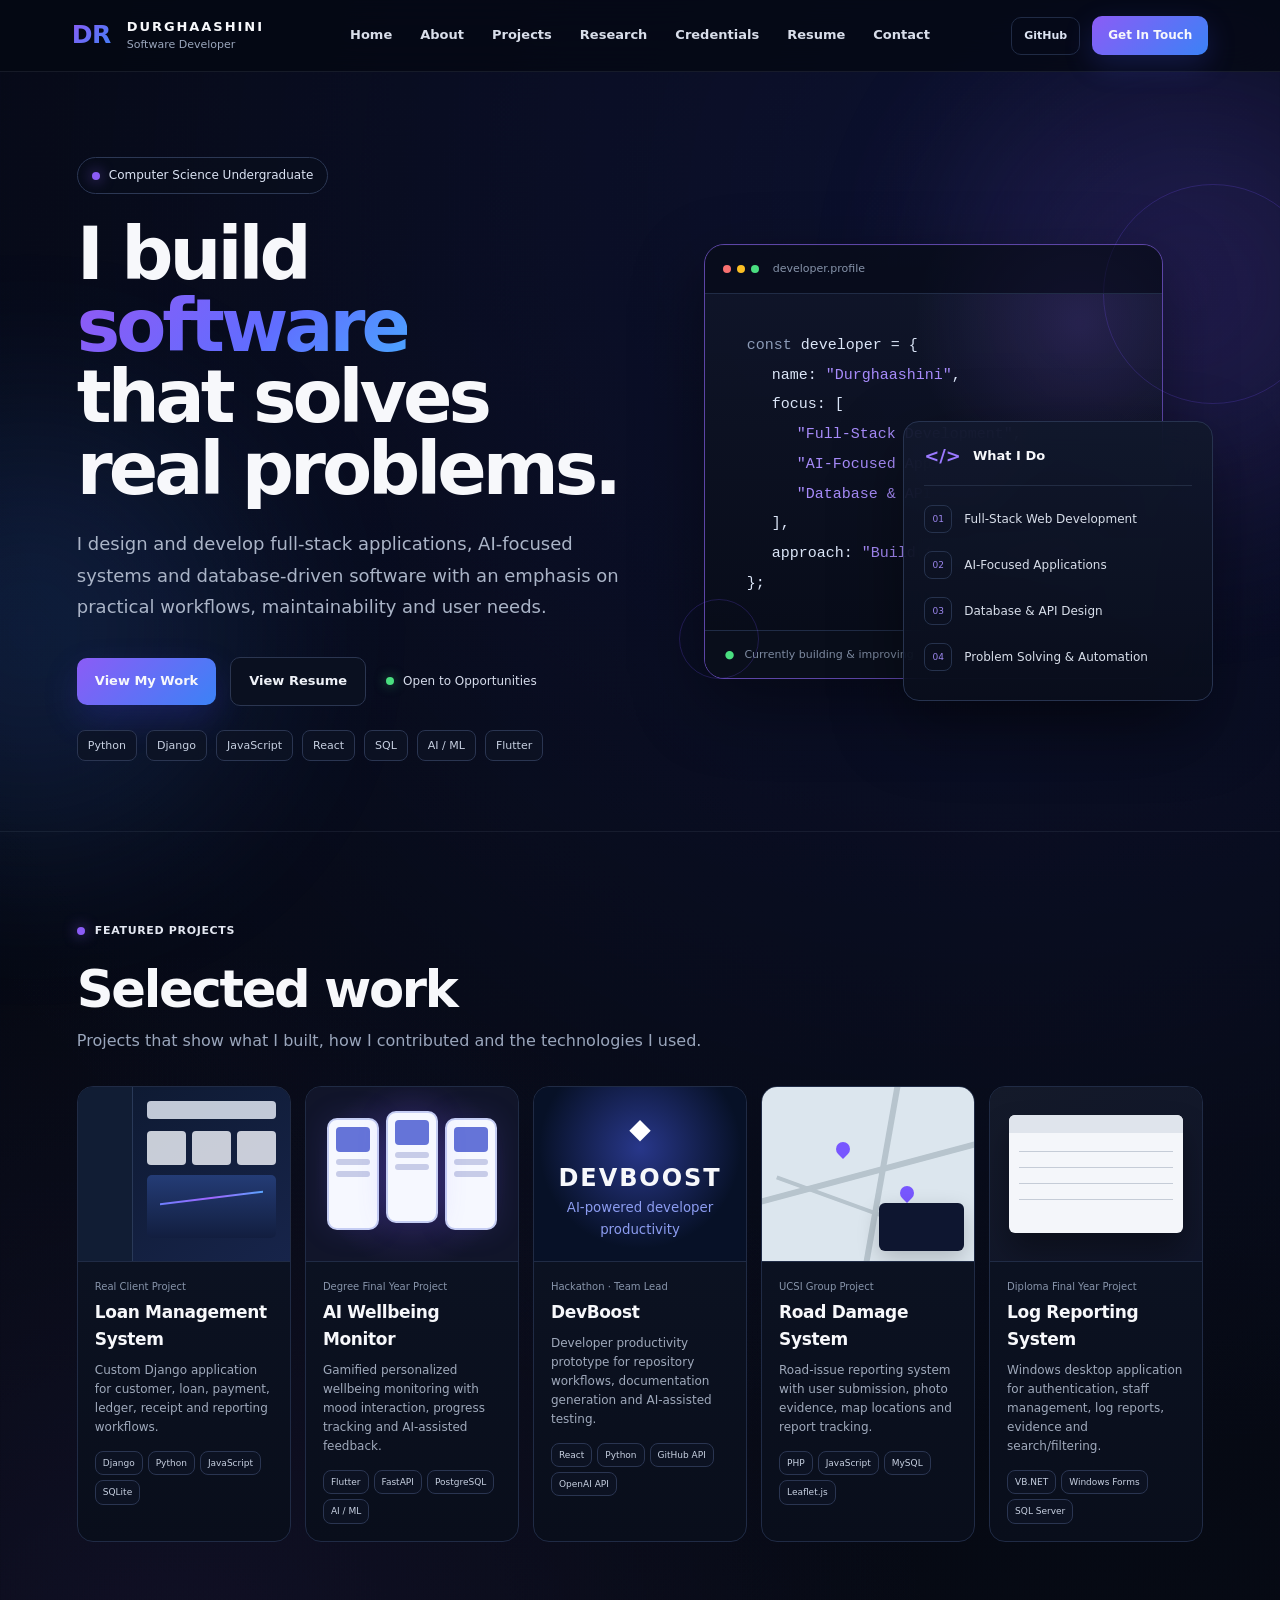
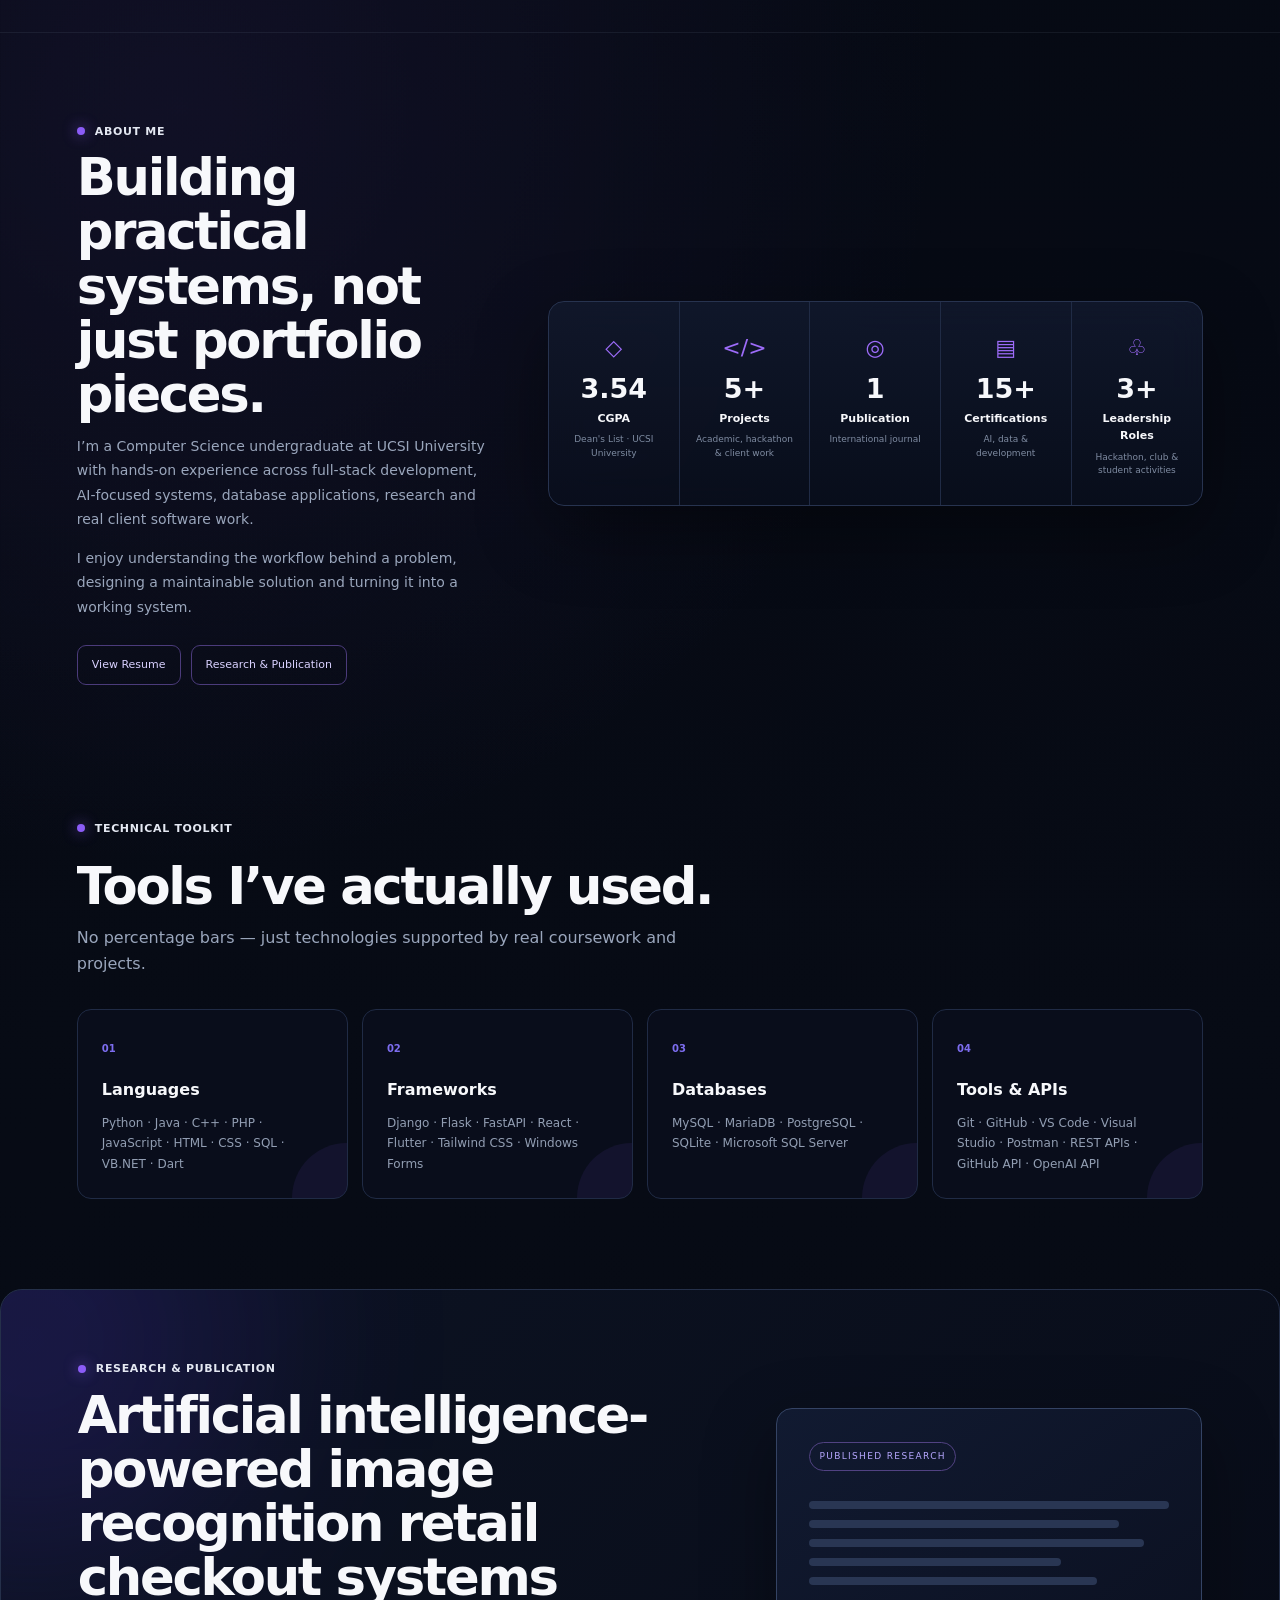
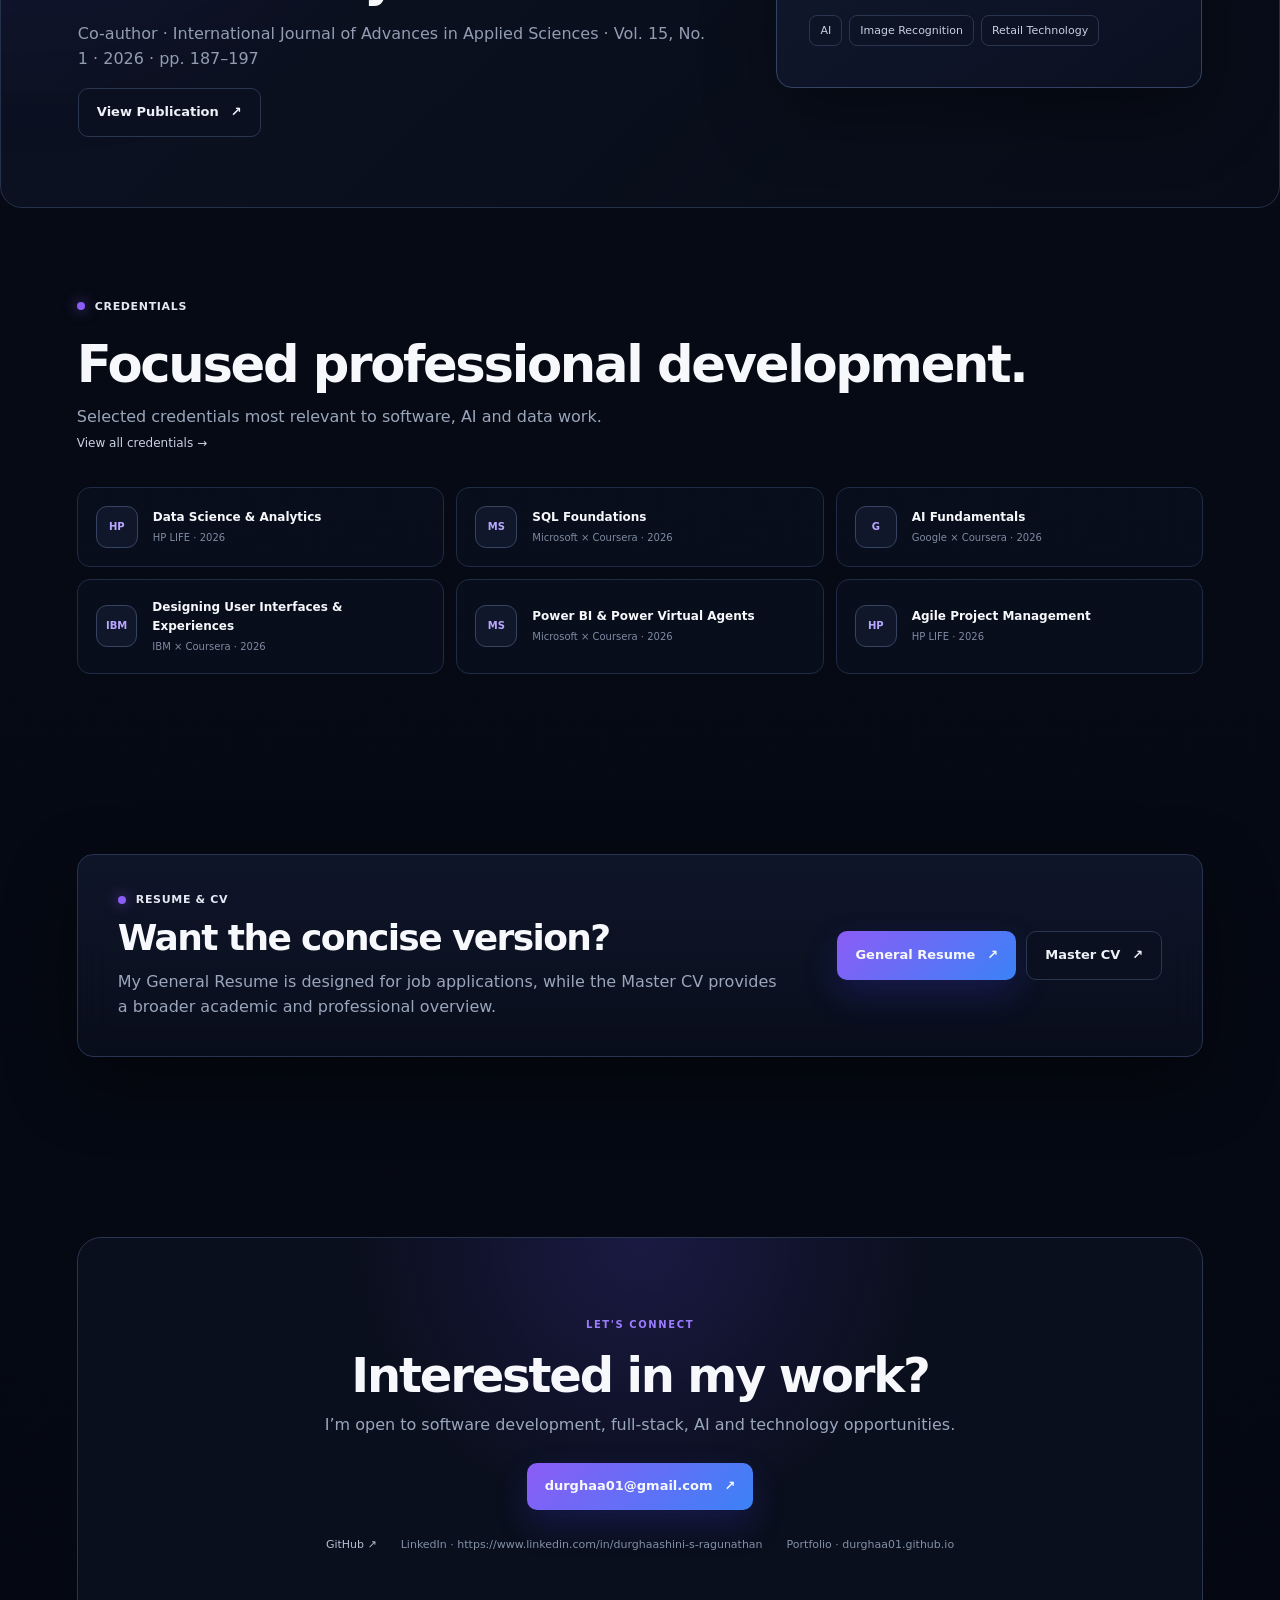
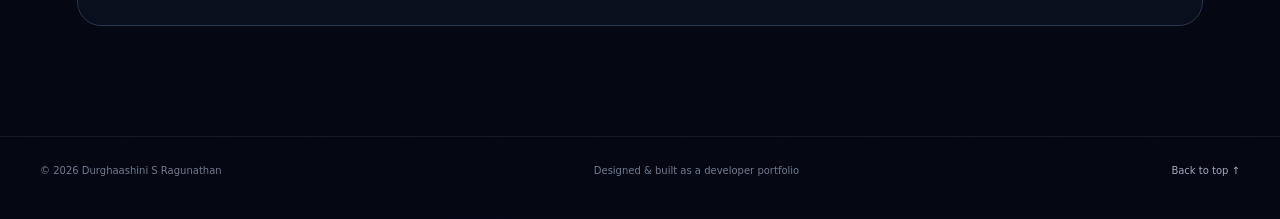
<file: index.html>
<!DOCTYPE html>
<html lang="en">
<head>
  <meta charset="UTF-8" />
  <meta name="viewport" content="width=device-width, initial-scale=1.0" />
  <meta name="description" content="Durghaashini S Ragunathan — software developer portfolio focused on full-stack development, AI and practical systems." />
  <title>Durghaashini S Ragunathan | Software Developer</title>
  <link rel="icon" type="image/svg+xml" href="favicon.svg">
  <link rel="stylesheet" href="styles.css" />
</head>
<body>
  <div class="page-grid" aria-hidden="true"></div>
  <div class="glow glow-one" aria-hidden="true"></div>
  <div class="glow glow-two" aria-hidden="true"></div>

  <header class="site-header">
    <a class="brand" href="#top"><span class="brand-mark">DR</span><span class="brand-copy"><strong>DURGHAASHINI</strong><small>Software Developer</small></span></a>
    <button class="menu-toggle" type="button" aria-expanded="false" aria-controls="main-nav">Menu</button>
    <nav id="main-nav" class="main-nav">
      <a href="index.html#top">Home</a>
      <a href="index.html#about">About</a>
      <a href="index.html#projects">Projects</a>
      <a href="research-credentials.html">Research</a>
      <a href="research-credentials.html#credentials">Credentials</a>
      <a href="index.html#resume">Resume</a>
      <a href="index.html#contact">Contact</a>
    </nav>
    <div class="header-actions"><a class="icon-link" href="https://github.com/Durghaa01" target="_blank" rel="noreferrer">GitHub</a><a class="cta-small" href="#contact">Get In Touch</a></div>
  </header>

  <main id="top">
    <section class="hero section">
      <div class="hero-copy">
        <div class="status-pill"><span class="status-dot"></span>Computer Science Undergraduate</div>
        <h1>I build <span>software</span><br />that solves real problems.</h1>
        <p class="hero-lead">I design and develop full-stack applications, AI-focused systems and database-driven software with an emphasis on practical workflows, maintainability and user needs.</p>
        <div class="hero-actions"><a class="button primary" href="#projects">View My Work</a><a class="button secondary" href="#resume">View Resume</a><div class="availability"><span class="availability-dot"></span>Open to Opportunities</div></div>
        <div class="hero-tags"><span>Python</span><span>Django</span><span>JavaScript</span><span>React</span><span>SQL</span><span>AI / ML</span><span>Flutter</span></div>
      </div>
      <div class="hero-visual">
        <div class="terminal-card">
          <div class="terminal-bar"><div class="terminal-dots"><i></i><i></i><i></i></div><span>developer.profile</span></div>
          <div class="terminal-content"><p><span class="code-muted">const</span> developer = &#123;</p><p class="indent">name: <span class="code-string">"Durghaashini"</span>,</p><p class="indent">focus: [</p><p class="indent-2"><span class="code-string">"Full-Stack Development"</span>,</p><p class="indent-2"><span class="code-string">"AI-Focused Applications"</span>,</p><p class="indent-2"><span class="code-string">"Database & API Design"</span></p><p class="indent">],</p><p class="indent">approach: <span class="code-string">"Build for real workflows"</span></p><p>&#125;;</p></div>
          <div class="terminal-footer"><span class="terminal-prompt">●</span><span>Currently building & improving</span></div>
        </div>
        <div class="what-i-do glass-card"><div class="card-title-row"><span class="code-icon">&lt;/&gt;</span><strong>What I Do</strong></div><ul><li><span>01</span> Full-Stack Web Development</li><li><span>02</span> AI-Focused Applications</li><li><span>03</span> Database & API Design</li><li><span>04</span> Problem Solving & Automation</li></ul></div>
        <div class="mini-orbit orbit-a"></div><div class="mini-orbit orbit-b"></div>
      </div>
    </section>

    <section id="projects" class="section projects-section">
      <div class="section-kicker"><span class="dot"></span>FEATURED PROJECTS</div>
      <div class="section-title-row"><div><h2>Selected work</h2><p>Projects that show what I built, how I contributed and the technologies I used.</p></div></div>
      <div class="project-strip">
        <article class="project-card featured-card">
          <a class="card-overlay" href="loan-management-case-study.html" aria-label="Open Loan Management System case study"></a><div class="project-preview dashboard-preview"><div class="mock-sidebar"></div><div class="mock-main"><div class="mock-topbar"></div><div class="mock-row"><span></span><span></span><span></span></div><div class="mock-chart"></div></div></div><div class="project-body"><div class="project-type">Real Client Project</div><h3>Loan Management System</h3><p>Custom Django application for customer, loan, payment, ledger, receipt and reporting workflows.</p><div class="chips"><span>Django</span><span>Python</span><span>JavaScript</span><span>SQLite</span></div></div></article>
        <article class="project-card">
          <a class="card-overlay" href="fyp-wellbeing-case-study.html" aria-label="Open AI Wellbeing Monitor case study"></a><div class="project-preview mobile-preview"><div class="phone one"><div></div><span></span><span></span></div><div class="phone two"><div></div><span></span><span></span></div><div class="phone three"><div></div><span></span><span></span></div></div><div class="project-body"><div class="project-type">Degree Final Year Project</div><h3>AI Wellbeing Monitor</h3>
<p>Gamified personalized wellbeing monitoring with mood interaction, progress tracking and AI-assisted feedback.</p><div class="chips"><span>Flutter</span><span>FastAPI</span><span>PostgreSQL</span><span>AI / ML</span></div></div></article>
        <article class="project-card">
          <a class="card-overlay" href="devboost-case-study.html" aria-label="Open DevBoost case study"></a><div class="project-preview devboost-preview"><span class="rocket">◆</span><strong>DEVBOOST</strong><small>AI-powered developer productivity</small></div><div class="project-body"><div class="project-type">Hackathon · Team Lead</div><h3>DevBoost</h3><p>Developer productivity prototype for repository workflows, documentation generation and AI-assisted testing.</p><div class="chips"><span>React</span><span>Python</span><span>GitHub API</span><span>OpenAI API</span></div></div></article>
        <article class="project-card">
          <a class="card-overlay" href="road-damage-case-study.html" aria-label="Open Road Damage System case study"></a><div class="project-preview map-preview"><div class="road r1"></div><div class="road r2"></div><div class="road r3"></div><div class="pin p1"></div><div class="pin p2"></div><div class="map-panel"></div></div><div class="project-body"><div class="project-type">UCSI Group Project</div><h3>Road Damage System</h3><p>Road-issue reporting system with user submission, photo evidence, map locations and report tracking.</p><div class="chips"><span>PHP</span><span>JavaScript</span><span>MySQL</span><span>Leaflet.js</span></div></div></article>
        <article class="project-card">
          <a class="card-overlay" href="log-reporting-case-study.html" aria-label="Open Log Reporting System case study"></a><div class="project-preview desktop-preview"><div class="window"><div class="window-top"></div><div class="window-table"><i></i><i></i><i></i><i></i></div></div></div><div class="project-body"><div class="project-type">Diploma Final Year Project</div><h3>Log Reporting System</h3><p>Windows desktop application for authentication, staff management, log reports, evidence and search/filtering.</p><div class="chips"><span>VB.NET</span><span>Windows Forms</span><span>SQL Server</span></div></div></article>
      </div>
    </section>

    <section id="about" class="section about-section"><div class="about-copy"><div class="section-kicker"><span class="dot"></span>ABOUT ME</div><h2>Building practical systems, not just portfolio pieces.</h2><p>I’m a Computer Science undergraduate at UCSI University with hands-on experience across full-stack development, AI-focused systems, database applications, research and real client software work.</p><p>I enjoy understanding the workflow behind a problem, designing a maintainable solution and turning it into a working system.</p><div class="about-actions"><a class="outline-link" href="#resume">View Resume</a><a class="outline-link" href="research-credentials.html">Research & Publication</a></div></div><div class="stats-panel glass-card"><div class="stat"><span class="stat-icon">◇</span><strong>3.54</strong><b>CGPA</b><small>Dean's List · UCSI University</small></div><div class="stat"><span class="stat-icon">&lt;/&gt;</span><strong>5+</strong><b>Projects</b><small>Academic, hackathon & client work</small></div><div class="stat"><span class="stat-icon">◎</span><strong>1</strong><b>Publication</b><small>International journal</small></div><div class="stat"><span class="stat-icon">▤</span><strong>15+</strong><b>Certifications</b><small>AI, data & development</small></div><div class="stat"><span class="stat-icon">♧</span><strong>3+</strong><b>Leadership Roles</b><small>Hackathon, club & student activities</small></div></div></section>

    <section class="section skills-section"><div class="section-kicker"><span class="dot"></span>TECHNICAL TOOLKIT</div><div class="section-title-row"><div><h2>Tools I’ve actually used.</h2><p>No percentage bars — just technologies supported by real coursework and projects.</p></div></div><div class="skill-grid"><article class="skill-card"><span class="skill-number">01</span><h3>Languages</h3><p>Python · Java · C++ · PHP · JavaScript · HTML · CSS · SQL · VB.NET · Dart</p></article><article class="skill-card"><span class="skill-number">02</span><h3>Frameworks</h3><p>Django · Flask · FastAPI · React · Flutter · Tailwind CSS · Windows Forms</p></article><article class="skill-card"><span class="skill-number">03</span><h3>Databases</h3><p>MySQL · MariaDB · PostgreSQL · SQLite · Microsoft SQL Server</p></article><article class="skill-card"><span class="skill-number">04</span><h3>Tools & APIs</h3><p>Git · GitHub · VS Code · Visual Studio · Postman · REST APIs · GitHub API · OpenAI API</p></article></div></section>

    <section id="research" class="section research-section"><div class="research-glow"></div><div class="research-copy"><div class="section-kicker"><span class="dot"></span>RESEARCH & PUBLICATION</div><h2>Artificial intelligence-powered image recognition retail checkout systems</h2><p>Co-author · International Journal of Advances in Applied Sciences · Vol. 15, No. 1 · 2026 · pp. 187–197</p><a class="button secondary" href="https://doi.org/10.11591/ijaas.v15.i1.pp187-197" target="_blank" rel="noreferrer">View Publication <span>↗</span></a></div><div class="research-card"><span class="paper-label">PUBLISHED RESEARCH</span><div class="paper-lines"><i></i><i></i><i></i><i></i><i></i></div><div class="paper-meta"><span>AI</span><span>Image Recognition</span><span>Retail Technology</span></div></div></section>

    <section id="credentials" class="section credentials-section"><div class="section-kicker"><span class="dot"></span>CREDENTIALS</div><div class="section-title-row"><div><h2>Focused professional development.</h2><p>Selected credentials most relevant to software, AI and data work.</p><a class="text-link" href="research-credentials.html">View all credentials →</a></div></div><div class="credential-grid"><article><span class="credential-mark">HP</span><div><strong>Data Science & Analytics</strong><small>HP LIFE · 2026</small></div></article><article><span class="credential-mark">MS</span><div><strong>SQL Foundations</strong><small>Microsoft × Coursera · 2026</small></div></article><article><span class="credential-mark">G</span><div><strong>AI Fundamentals</strong><small>Google × Coursera · 2026</small></div></article><article><span class="credential-mark">IBM</span><div><strong>Designing User Interfaces & Experiences</strong><small>IBM × Coursera · 2026</small></div></article><article><span class="credential-mark">MS</span><div><strong>Power BI & Power Virtual Agents</strong><small>Microsoft × Coursera · 2026</small></div></article><article><span class="credential-mark">HP</span><div><strong>Agile Project Management</strong><small>HP LIFE · 2026</small></div></article></div></section>

    <section id="resume" class="section resume-section"><div class="resume-panel glass-card"><div><div class="section-kicker"><span class="dot"></span>RESUME & CV</div><h2>Want the concise version?</h2><p>My General Resume is designed for job applications, while the Master CV provides a broader academic and professional overview.</p></div><div class="resume-actions"><a class="button primary" href="assets/Durghaashini_General_Resume.pdf" target="_blank" rel="noreferrer">General Resume <span>↗</span></a><a class="button secondary" href="assets/Durghaashini_Master_CV.pdf" target="_blank" rel="noreferrer">Master CV <span>↗</span></a></div></div></section>

    <section id="contact" class="section contact-section"><div class="contact-card"><span class="contact-kicker">LET'S CONNECT</span><h2>Interested in my work?</h2><p>I’m open to software development, full-stack, AI and technology opportunities.</p><a class="button primary" href="mailto:durghaa01@gmail.com">durghaa01@gmail.com <span>↗</span></a><div class="contact-links"><a href="https://github.com/Durghaa01" target="_blank" rel="noreferrer">GitHub ↗</a><span>LinkedIn · https://www.linkedin.com/in/durghaashini-s-ragunathan</span><span>Portfolio · durghaa01.github.io</span></div></div></section>
  </main>
  <footer><span>© 2026 Durghaashini S Ragunathan</span><span>Designed & built as a developer portfolio</span><a href="#top">Back to top ↑</a></footer>
  <script src="script.js"></script>
</body>
</html>
</file>
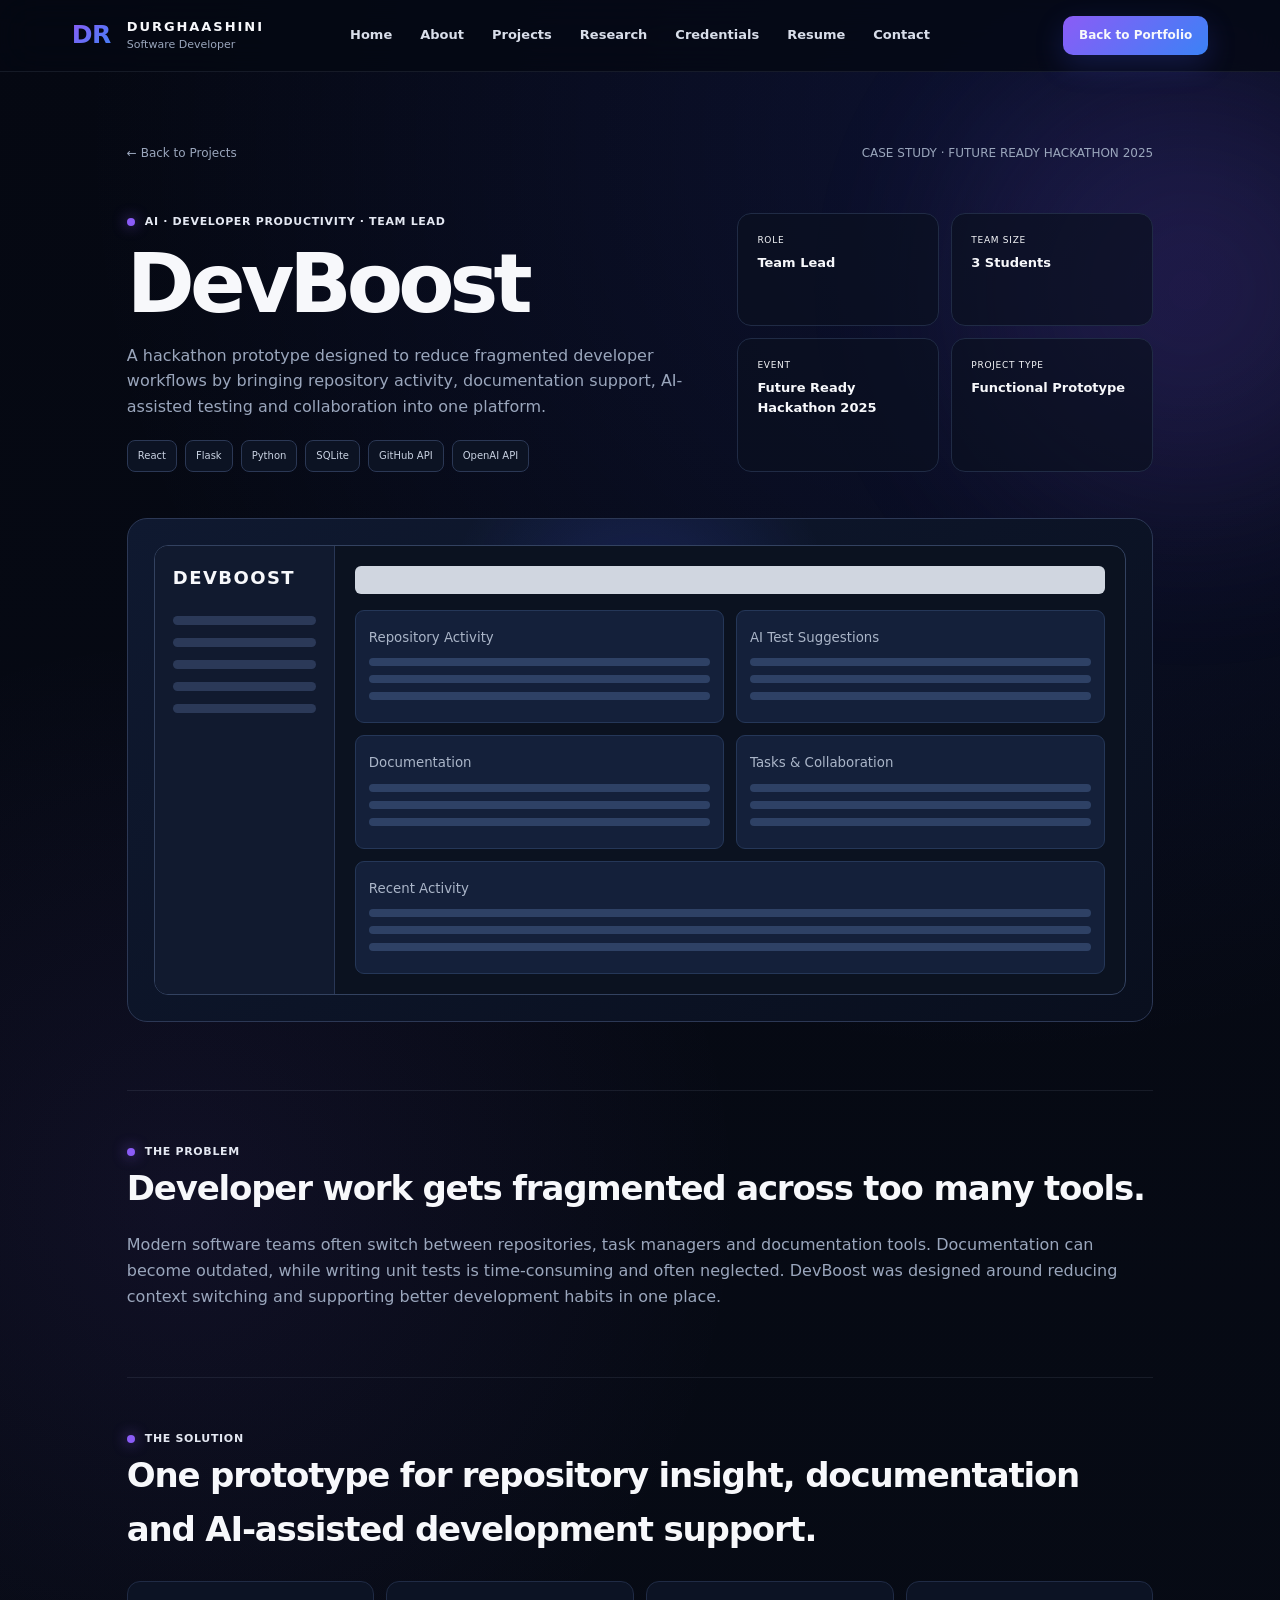
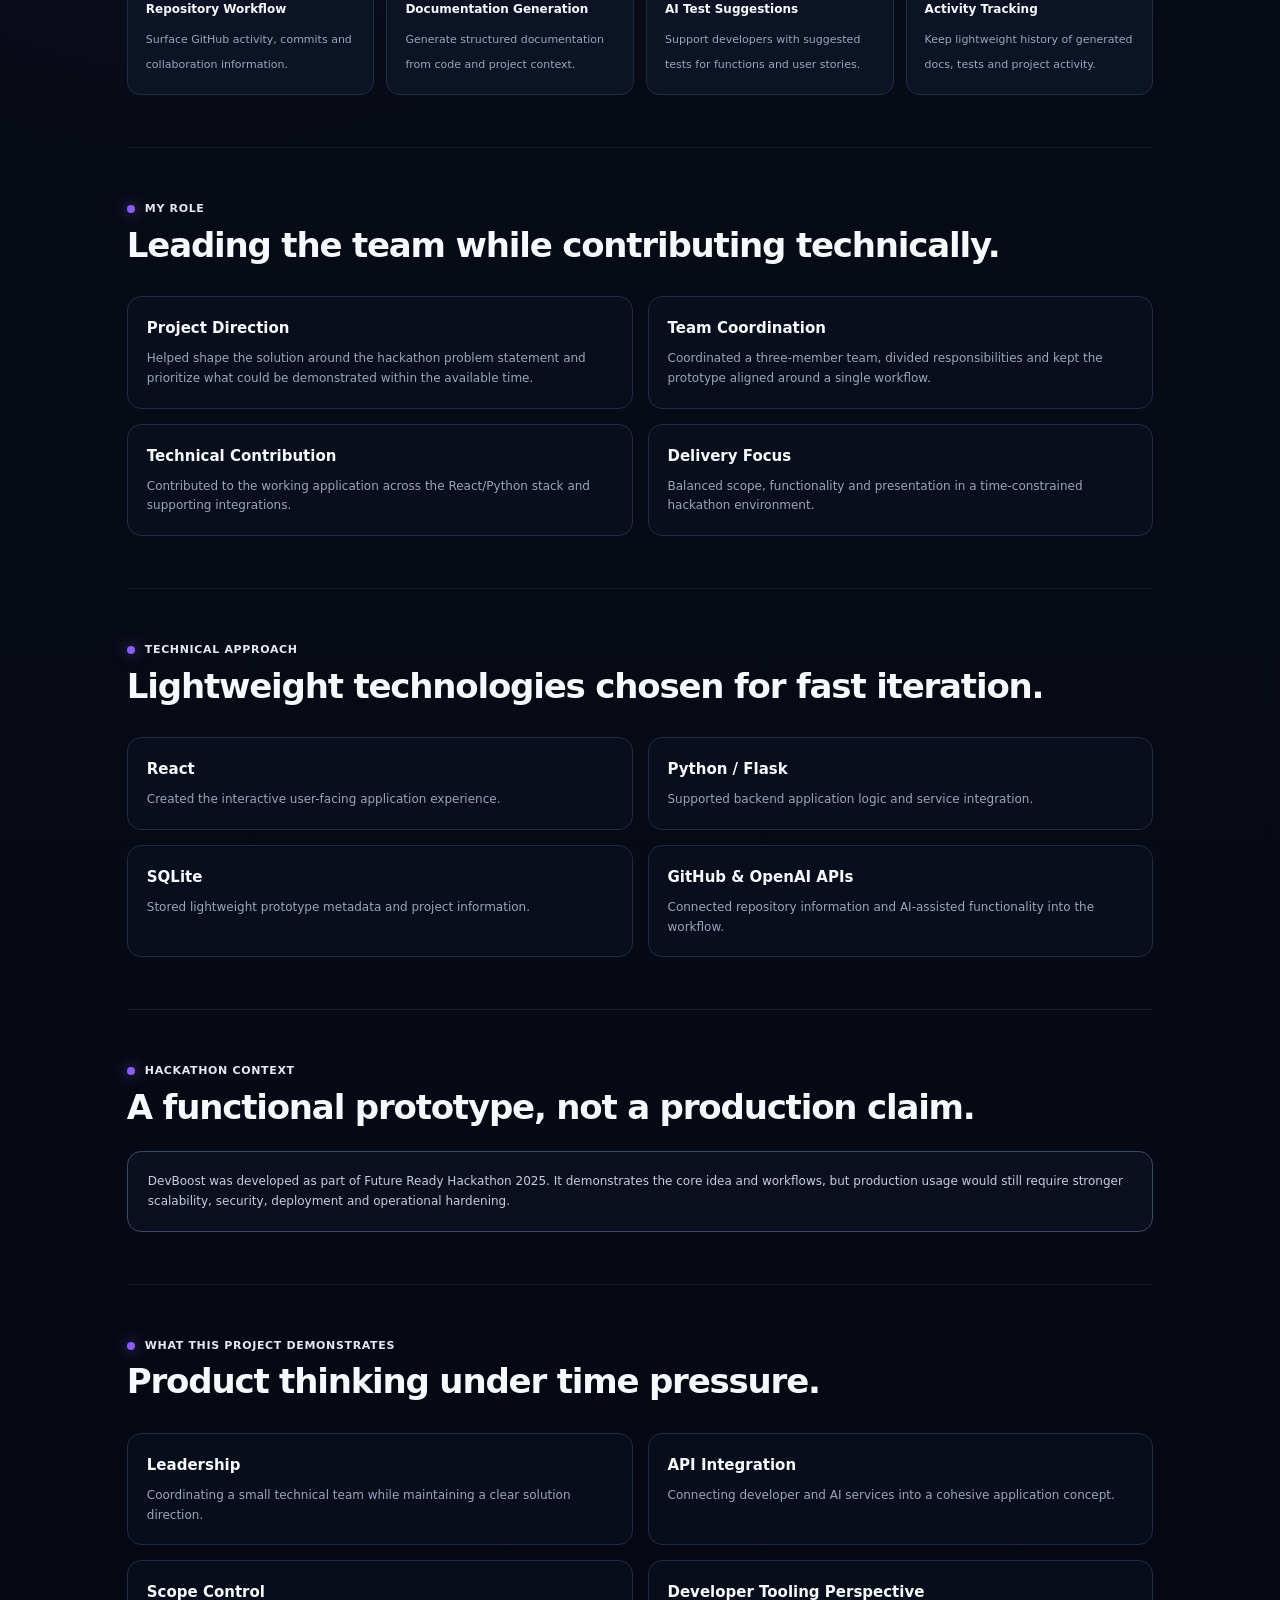
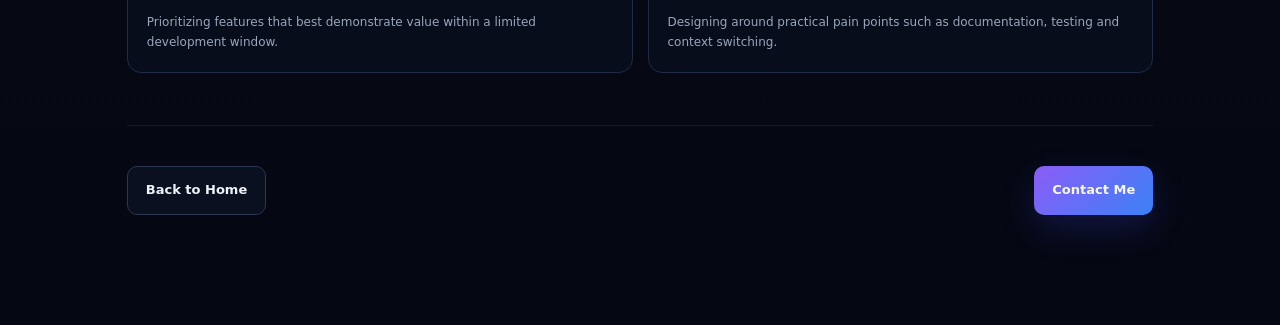
<file: devboost-case-study.html>
<!doctype html>
<html lang="en">
<head>
<meta charset="utf-8">
<meta name="viewport" content="width=device-width,initial-scale=1">
<title>DevBoost | Durghaashini S Ragunathan</title>
<link rel="icon" type="image/svg+xml" href="favicon.svg">
<link rel="stylesheet" href="styles.css">
<style>
.case{max-width:1180px;margin:auto;padding:72px clamp(24px,6vw,90px) 110px}
.back{display:flex;justify-content:space-between;color:var(--muted);font-size:12px;margin-bottom:50px}
.back a{text-decoration:none}
.hero2{display:grid;grid-template-columns:1.15fr .85fr;gap:48px}
.hero2 h1{font-size:clamp(54px,7vw,82px);line-height:.95;letter-spacing:-.06em;margin:14px 0 20px}
.hero2 p,.section2 p{color:var(--muted)}
.meta{display:grid;grid-template-columns:1fr 1fr;gap:12px}
.meta div,.card{border:1px solid var(--line);background:rgba(11,17,32,.7);border-radius:14px;padding:19px}
.meta small{display:block;color:var(--muted-2);font-size:9px;text-transform:uppercase;letter-spacing:.08em}
.meta strong{display:block;margin-top:5px;font-size:13px}
.stack{display:flex;flex-wrap:wrap;gap:8px;margin-top:20px}.stack span{border:1px solid #2b3855;border-radius:8px;padding:7px 10px;font-size:10px;color:#c9d2e2;background:#0c1323}
.preview{margin:46px 0 68px;border:1px solid #2c3855;border-radius:20px;padding:26px;background:radial-gradient(circle at 50% 20%,rgba(70,90,255,.2),transparent 30%),linear-gradient(145deg,#0f1930,#090f1e)}
.workspace{display:grid;grid-template-columns:180px 1fr;min-height:340px;border:1px solid #334260;border-radius:14px;overflow:hidden;background:#0b1220}
.side{background:#111a2f;border-right:1px solid #293756;padding:18px}.side b{display:block;font-size:18px;letter-spacing:.08em;margin-bottom:24px}.side i{display:block;height:9px;border-radius:5px;background:#2b3958;margin:13px 0}
.main{padding:20px}.top{height:28px;border-radius:6px;background:#e6ebf5;opacity:.9;margin-bottom:16px}
.pgrid{display:grid;grid-template-columns:1fr 1fr;gap:12px}.panel{min-height:105px;border:1px solid #253758;border-radius:9px;background:#14203a;padding:13px}.panel small{color:#aab5c8}.panel i{display:block;height:8px;border-radius:4px;background:#2e4165;margin:9px 0}.panel.big{grid-column:1/-1}
.section2{padding:52px 0;border-top:1px solid rgba(148,163,184,.12)}.section2 h2{font-size:34px;letter-spacing:-.035em;margin:0 0 17px}
.grid2{display:grid;grid-template-columns:1fr 1fr;gap:15px;margin-top:24px}.card h3{font-size:15px;margin:0 0 9px}.card p{font-size:12px;margin:0;line-height:1.65}
.features{display:grid;grid-template-columns:repeat(4,1fr);gap:12px;margin-top:24px}.feature{border:1px solid var(--line);border-radius:13px;background:#0c1324;padding:18px}.feature strong{display:block;font-size:12px;margin-bottom:6px}.feature span{font-size:11px;color:var(--muted)}
.note{padding:20px;border:1px solid #3b4770;border-radius:14px;background:rgba(53,65,105,.12);color:#c5cee1;font-size:12px}
.footer2{display:flex;justify-content:space-between;gap:20px;padding-top:40px;border-top:1px solid rgba(148,163,184,.12)}
@media(max-width:850px){.hero2,.grid2{grid-template-columns:1fr}.features{grid-template-columns:1fr 1fr}}
@media(max-width:560px){.meta,.features{grid-template-columns:1fr}.workspace{grid-template-columns:1fr}.side{display:none}.pgrid{grid-template-columns:1fr}}
.case-main-nav{display:flex}
@media(max-width:760px){
  .case-main-nav{display:none!important}
  .site-header{grid-template-columns:1fr auto}
  .header-actions{display:flex}
  .header-actions .cta-small{display:inline-flex}
}
</style>
</head>
<body>
<div class="page-grid"></div><div class="glow glow-one"></div>
<header class="site-header">
<a class="brand" href="index.html"><span class="brand-mark">DR</span><span class="brand-copy"><strong>DURGHAASHINI</strong><small>Software Developer</small></span></a>
<nav class="main-nav">
      <a href="index.html#top">Home</a>
      <a href="index.html#about">About</a>
      <a href="index.html#projects">Projects</a>
      <a href="research-credentials.html">Research</a>
      <a href="research-credentials.html#credentials">Credentials</a>
      <a href="index.html#resume">Resume</a>
      <a href="index.html#contact">Contact</a>
    </nav>
<div class="header-actions"><a class="cta-small" href="index.html">Back to Portfolio</a></div>
</header>

<main class="case">
<div class="back"><a href="index.html#projects">← Back to Projects</a><span>CASE STUDY · FUTURE READY HACKATHON 2025</span></div>

<section class="hero2">
<div>
<div class="section-kicker"><span class="dot"></span>AI · DEVELOPER PRODUCTIVITY · TEAM LEAD</div>
<h1>DevBoost</h1>
<p>A hackathon prototype designed to reduce fragmented developer workflows by bringing repository activity, documentation support, AI-assisted testing and collaboration into one platform.</p>
<div class="stack"><span>React</span><span>Flask</span><span>Python</span><span>SQLite</span><span>GitHub API</span><span>OpenAI API</span></div>
</div>
<div class="meta">
<div><small>Role</small><strong>Team Lead</strong></div>
<div><small>Team Size</small><strong>3 Students</strong></div>
<div><small>Event</small><strong>Future Ready Hackathon 2025</strong></div>
<div><small>Project Type</small><strong>Functional Prototype</strong></div>
</div>
</section>

<div class="preview"><div class="workspace"><div class="side"><b>DEVBOOST</b><i></i><i></i><i></i><i></i><i></i></div><div class="main"><div class="top"></div><div class="pgrid"><div class="panel"><small>Repository Activity</small><i></i><i></i><i></i></div><div class="panel"><small>AI Test Suggestions</small><i></i><i></i><i></i></div><div class="panel"><small>Documentation</small><i></i><i></i><i></i></div><div class="panel"><small>Tasks & Collaboration</small><i></i><i></i><i></i></div><div class="panel big"><small>Recent Activity</small><i></i><i></i><i></i></div></div></div></div></div>

<section class="section2">
<div class="section-kicker"><span class="dot"></span>THE PROBLEM</div>
<h2>Developer work gets fragmented across too many tools.</h2>
<p>Modern software teams often switch between repositories, task managers and documentation tools. Documentation can become outdated, while writing unit tests is time-consuming and often neglected. DevBoost was designed around reducing context switching and supporting better development habits in one place.</p>
</section>

<section class="section2">
<div class="section-kicker"><span class="dot"></span>THE SOLUTION</div>
<h2>One prototype for repository insight, documentation and AI-assisted development support.</h2>
<div class="features">
<div class="feature"><strong>Repository Workflow</strong><span>Surface GitHub activity, commits and collaboration information.</span></div>
<div class="feature"><strong>Documentation Generation</strong><span>Generate structured documentation from code and project context.</span></div>
<div class="feature"><strong>AI Test Suggestions</strong><span>Support developers with suggested tests for functions and user stories.</span></div>
<div class="feature"><strong>Activity Tracking</strong><span>Keep lightweight history of generated docs, tests and project activity.</span></div>
</div>
</section>

<section class="section2">
<div class="section-kicker"><span class="dot"></span>MY ROLE</div>
<h2>Leading the team while contributing technically.</h2>
<div class="grid2">
<div class="card"><h3>Project Direction</h3><p>Helped shape the solution around the hackathon problem statement and prioritize what could be demonstrated within the available time.</p></div>
<div class="card"><h3>Team Coordination</h3><p>Coordinated a three-member team, divided responsibilities and kept the prototype aligned around a single workflow.</p></div>
<div class="card"><h3>Technical Contribution</h3><p>Contributed to the working application across the React/Python stack and supporting integrations.</p></div>
<div class="card"><h3>Delivery Focus</h3><p>Balanced scope, functionality and presentation in a time-constrained hackathon environment.</p></div>
</div>
</section>

<section class="section2">
<div class="section-kicker"><span class="dot"></span>TECHNICAL APPROACH</div>
<h2>Lightweight technologies chosen for fast iteration.</h2>
<div class="grid2">
<div class="card"><h3>React</h3><p>Created the interactive user-facing application experience.</p></div>
<div class="card"><h3>Python / Flask</h3><p>Supported backend application logic and service integration.</p></div>
<div class="card"><h3>SQLite</h3><p>Stored lightweight prototype metadata and project information.</p></div>
<div class="card"><h3>GitHub & OpenAI APIs</h3><p>Connected repository information and AI-assisted functionality into the workflow.</p></div>
</div>
</section>

<section class="section2">
<div class="section-kicker"><span class="dot"></span>HACKATHON CONTEXT</div>
<h2>A functional prototype, not a production claim.</h2>
<div class="note">DevBoost was developed as part of Future Ready Hackathon 2025. It demonstrates the core idea and workflows, but production usage would still require stronger scalability, security, deployment and operational hardening.</div>
</section>

<section class="section2">
<div class="section-kicker"><span class="dot"></span>WHAT THIS PROJECT DEMONSTRATES</div>
<h2>Product thinking under time pressure.</h2>
<div class="grid2">
<div class="card"><h3>Leadership</h3><p>Coordinating a small technical team while maintaining a clear solution direction.</p></div>
<div class="card"><h3>API Integration</h3><p>Connecting developer and AI services into a cohesive application concept.</p></div>
<div class="card"><h3>Scope Control</h3><p>Prioritizing features that best demonstrate value within a limited development window.</p></div>
<div class="card"><h3>Developer Tooling Perspective</h3><p>Designing around practical pain points such as documentation, testing and context switching.</p></div>
</div>
</section>

<div class="footer2">
    <a class="button secondary" href="index.html">Back to Home</a>
    <a class="button primary" href="index.html#contact">Contact Me</a>
  </div>
</main>
</body>
</html>
</file>
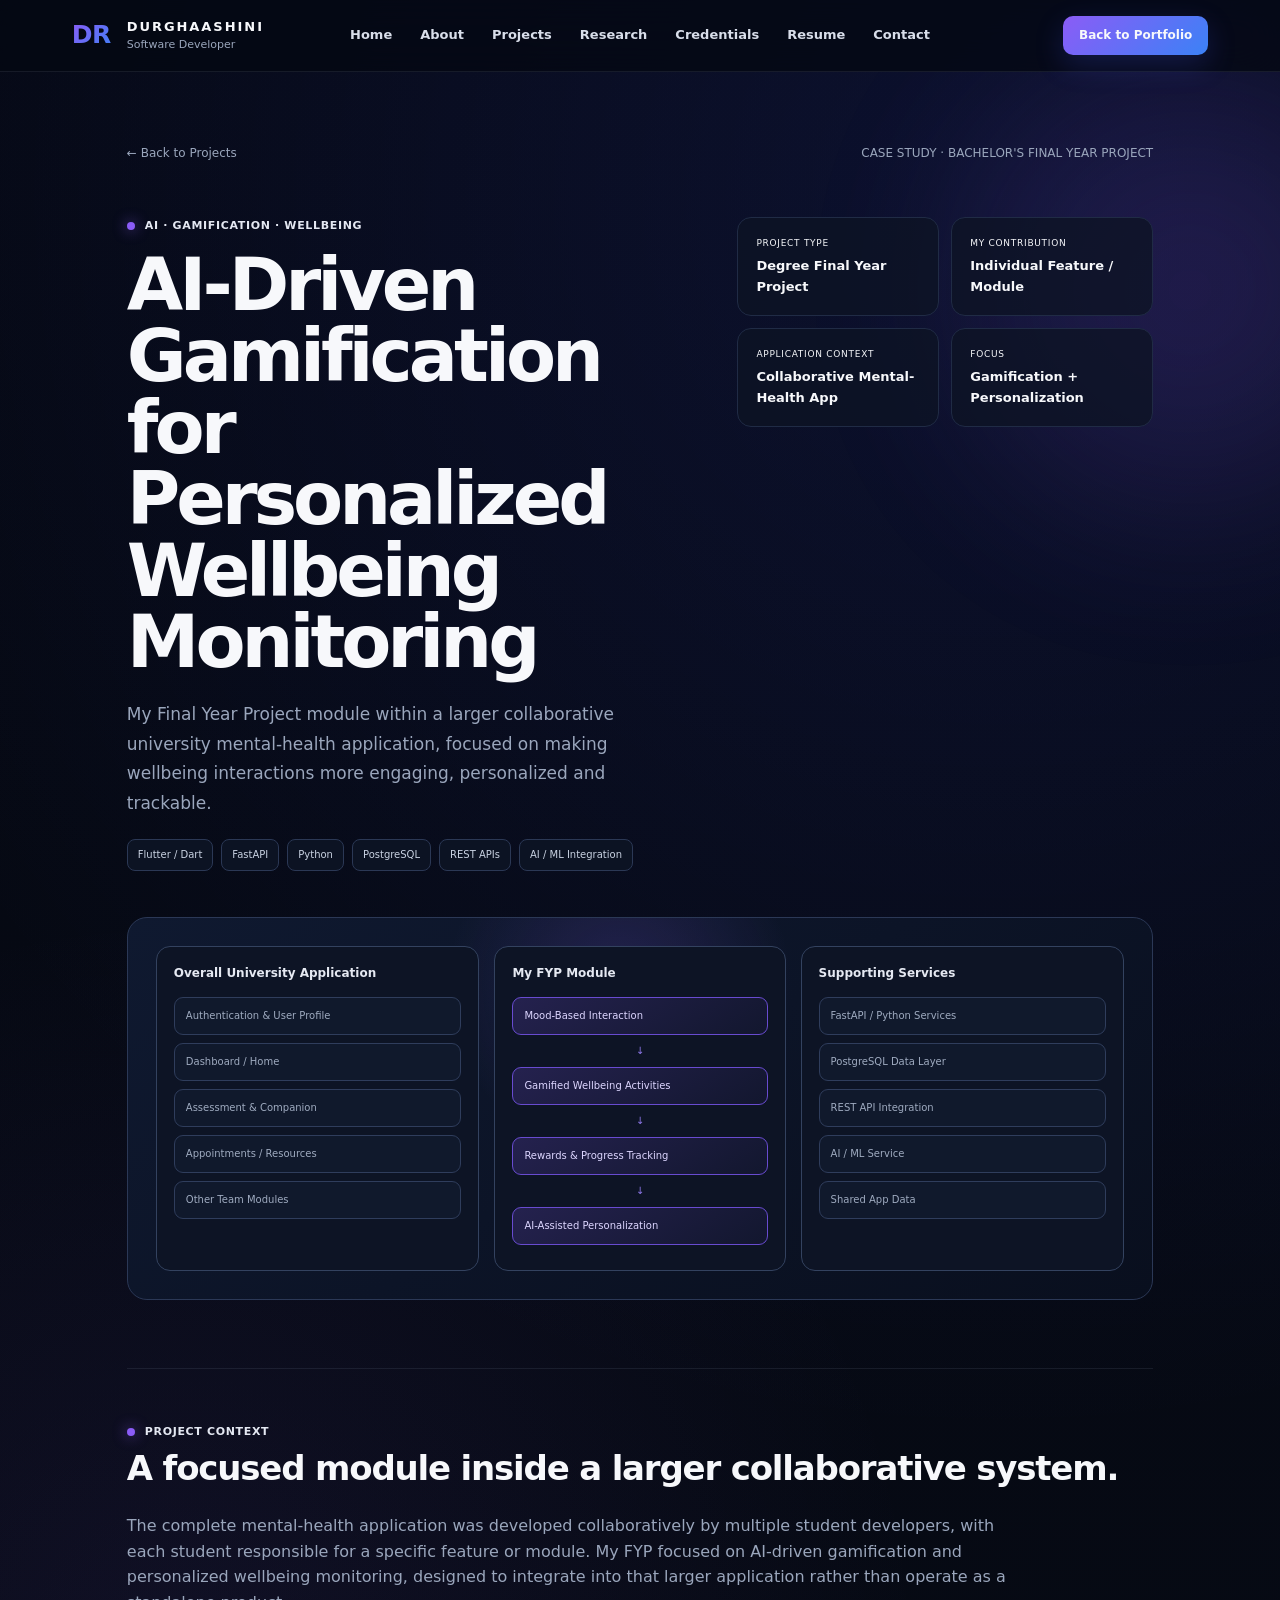
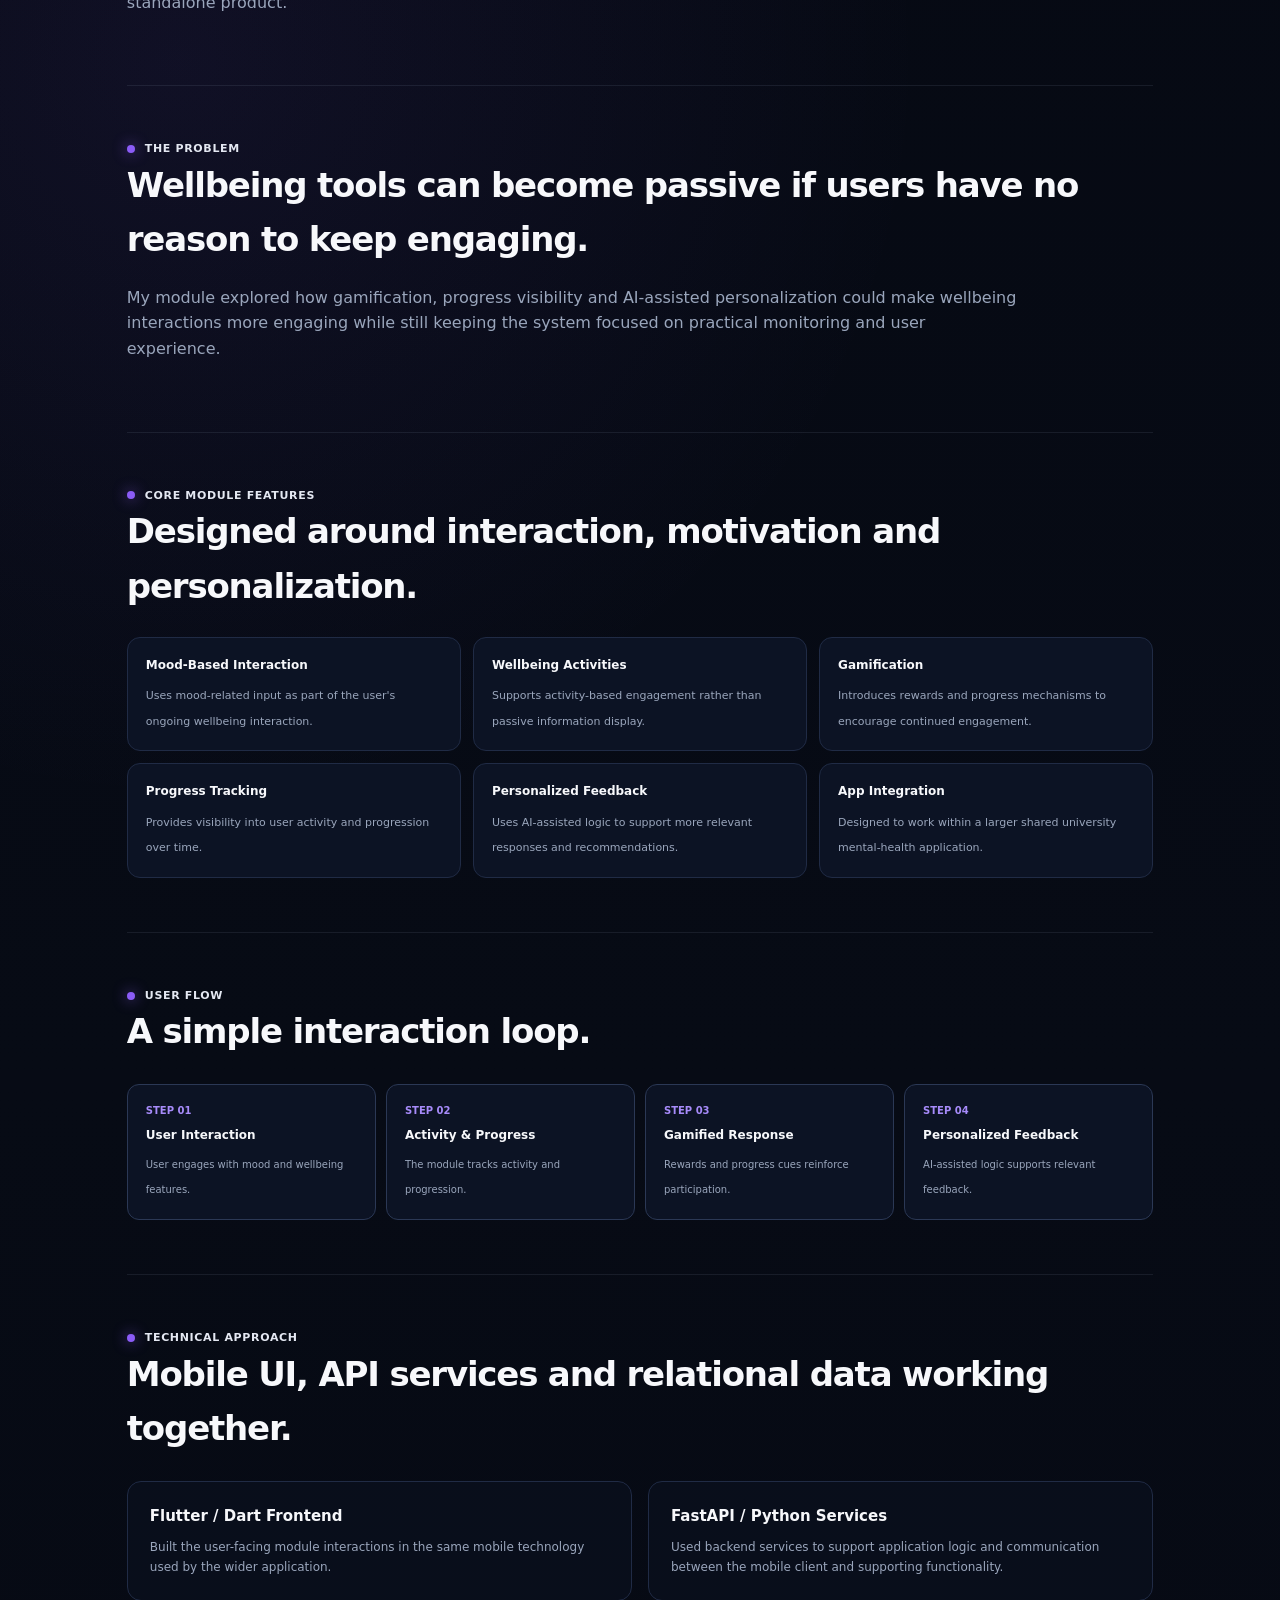
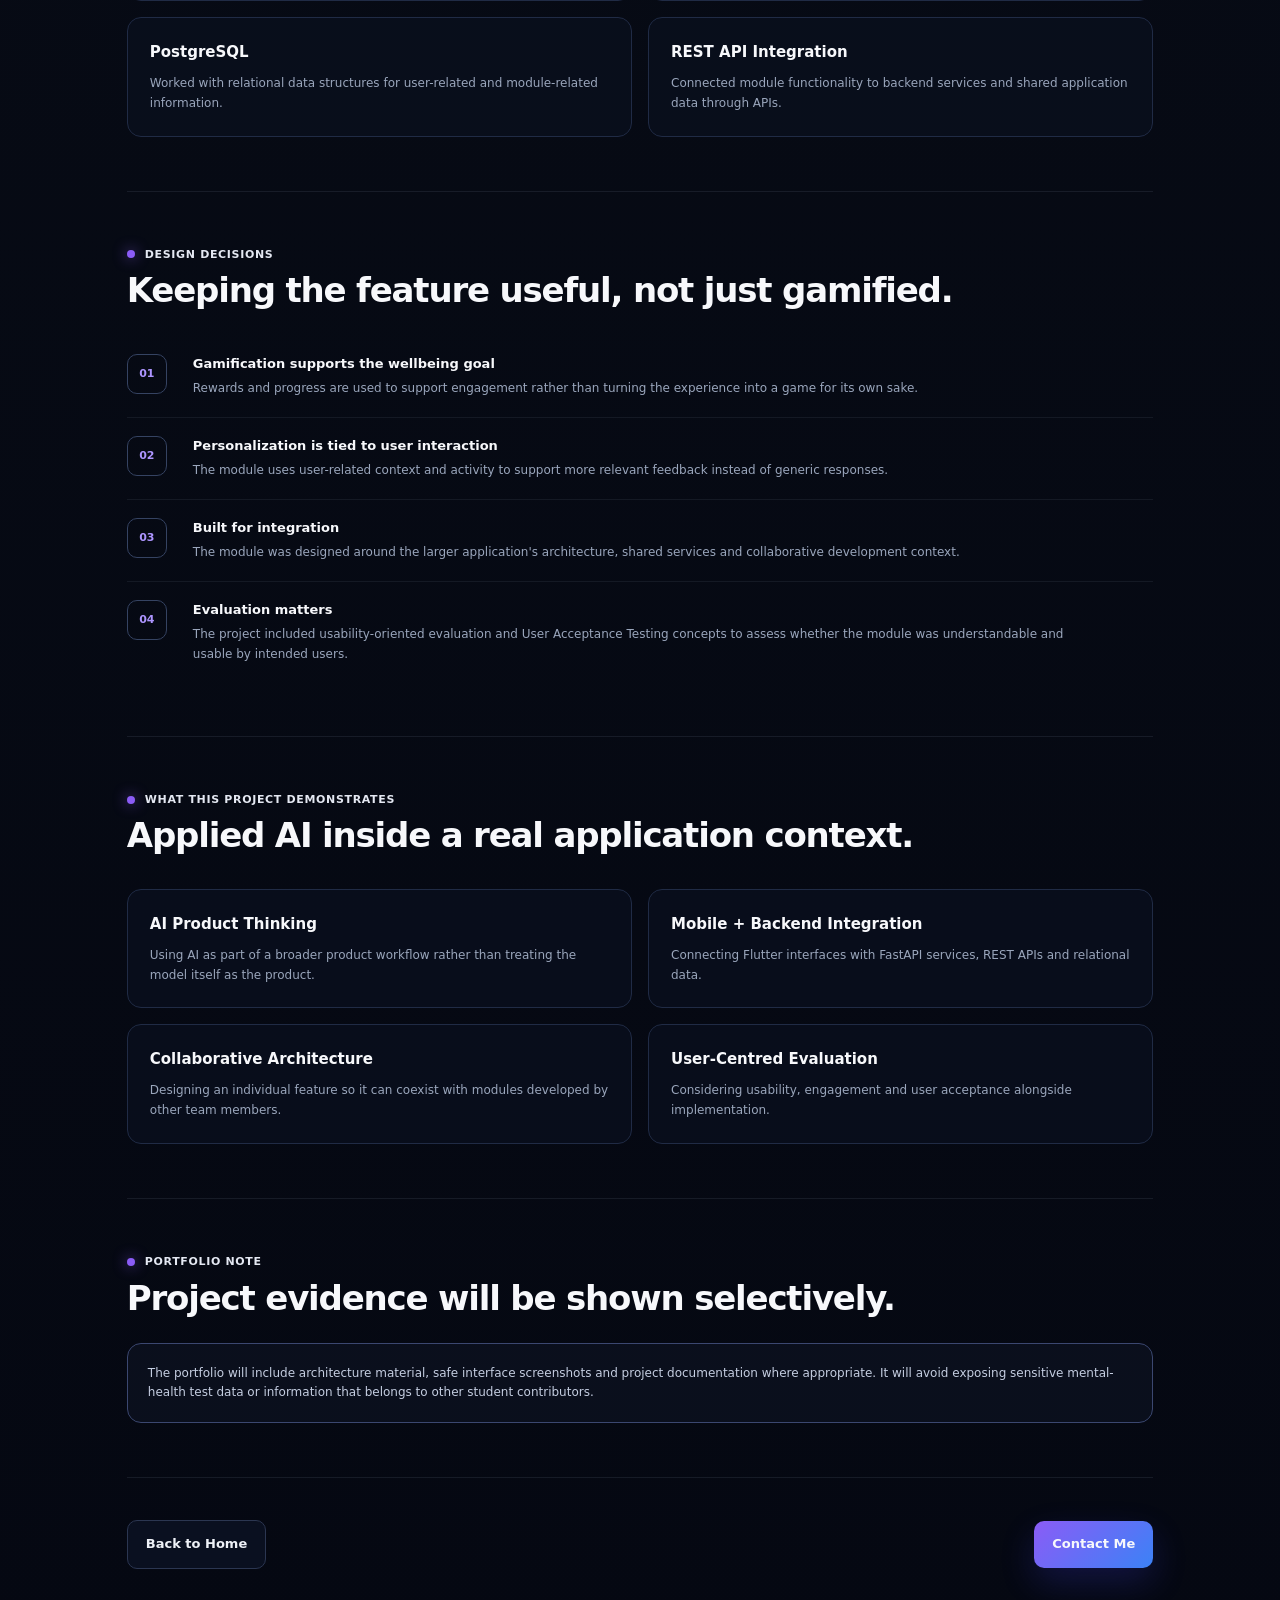
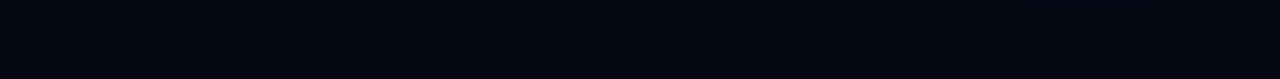
<file: fyp-wellbeing-case-study.html>
<!DOCTYPE html>
<html lang="en">
<head>
  <meta charset="UTF-8" />
  <meta name="viewport" content="width=device-width, initial-scale=1.0" />
  <meta name="description" content="Case study: AI-Driven Gamification for Personalized Wellbeing Monitoring by Durghaashini S Ragunathan." />
  <title>AI-Driven Gamification for Personalized Wellbeing Monitoring | Durghaashini</title>
  <link rel="icon" type="image/svg+xml" href="favicon.svg">
  <link rel="stylesheet" href="styles.css" />
  <style>
    .case-wrap{max-width:1180px;margin:auto;padding:72px clamp(24px,6vw,90px) 110px}
    .case-nav{display:flex;justify-content:space-between;align-items:center;margin-bottom:54px;font-size:12px;color:var(--muted)}
    .case-nav a{text-decoration:none}
    .case-hero{display:grid;grid-template-columns:1.15fr .85fr;gap:48px;align-items:start}
    .case-hero h1{font-size:clamp(48px,5.7vw,76px);line-height:.98;letter-spacing:-.055em;margin:14px 0 22px}
    .case-hero p{color:var(--muted);font-size:17px;line-height:1.75}
    .case-meta{display:grid;grid-template-columns:1fr 1fr;gap:12px}
    .meta-card{padding:18px;border:1px solid var(--line);border-radius:14px;background:rgba(13,20,37,.78)}
    .meta-card small{display:block;color:var(--muted-2);font-size:9px;letter-spacing:.08em;text-transform:uppercase}
    .meta-card strong{display:block;margin-top:5px;font-size:13px}
    .stack{display:flex;gap:8px;flex-wrap:wrap;margin-top:20px}.stack span{border:1px solid #2b3855;border-radius:8px;padding:7px 10px;font-size:10px;color:#c9d2e2;background:#0c1323}
    .case-banner{margin:46px 0 68px;padding:28px;border:1px solid #2b3856;border-radius:20px;background:radial-gradient(circle at 48% 18%,rgba(139,92,246,.18),transparent 28%),linear-gradient(145deg,#0f1930,#090f1e)}
    .architecture{display:grid;grid-template-columns:1fr .9fr 1fr;gap:15px;align-items:stretch}
    .arch-col{padding:17px;border:1px solid #33425f;border-radius:14px;background:#0d1425}
    .arch-col h3{font-size:12px;margin:0 0 14px;color:#e5e9f2}
    .node{padding:10px 11px;margin:8px 0;border-radius:9px;border:1px solid #2f3d5c;background:#10192c;color:#9fabc0;font-size:10px}
    .node.focus{border-color:#684bd0;background:linear-gradient(145deg,rgba(111,76,210,.24),rgba(25,26,58,.45));color:#ddd6ff}
    .arch-arrow{text-align:center;color:#8e78ea;font-size:10px;margin:6px 0}
    .case-section{padding:54px 0;border-top:1px solid rgba(148,163,184,.12)}
    .case-section h2{font-size:34px;letter-spacing:-.035em;margin:0 0 18px}
    .case-section p{color:var(--muted);max-width:890px}
    .case-grid{display:grid;grid-template-columns:1fr 1fr;gap:16px;margin-top:26px}
    .case-card{padding:22px;border:1px solid var(--line);border-radius:14px;background:rgba(11,17,32,.68)}
    .case-card h3{font-size:15px;margin:0 0 10px}
    .case-card p{font-size:12px;line-height:1.65;margin:0}
    .feature-grid{display:grid;grid-template-columns:repeat(3,1fr);gap:12px;margin-top:24px}
    .feature{padding:18px;border:1px solid var(--line);border-radius:13px;background:#0c1324}
    .feature strong{display:block;font-size:12px;margin-bottom:6px}
    .feature span{font-size:11px;color:var(--muted)}
    .flow{display:grid;grid-template-columns:repeat(4,1fr);gap:10px;margin-top:25px}
    .flow-step{position:relative;padding:18px;border:1px solid #2b3855;border-radius:12px;background:#0c1324}
    .flow-step b{display:block;color:#a78bfa;font-size:10px;margin-bottom:7px}
    .flow-step strong{display:block;font-size:12px;margin-bottom:5px}
    .flow-step span{font-size:10px;color:var(--muted)}
    .decision{display:grid;grid-template-columns:52px 1fr;gap:14px;padding:18px 0;border-bottom:1px solid rgba(148,163,184,.1)}
    .decision:last-child{border-bottom:0}
    .decision b{width:40px;height:40px;border:1px solid #354362;border-radius:10px;display:grid;place-items:center;color:#ad95ff;font-size:11px}
    .decision strong{display:block;font-size:13px;margin-bottom:5px}
    .decision p{font-size:12px;margin:0}
    .note{padding:20px;border:1px solid #3b4770;border-radius:14px;background:rgba(53,65,105,.12);color:#c5cee1;font-size:12px}
    .case-footer{display:flex;justify-content:space-between;gap:24px;align-items:center;padding-top:42px;border-top:1px solid rgba(148,163,184,.12)}
    @media(max-width:900px){.case-hero,.case-grid{grid-template-columns:1fr}.architecture{grid-template-columns:1fr}.flow{grid-template-columns:1fr 1fr}.feature-grid{grid-template-columns:1fr 1fr}}
    @media(max-width:560px){.feature-grid,.flow{grid-template-columns:1fr}.case-meta{grid-template-columns:1fr}}
  .case-main-nav{display:flex}
@media(max-width:760px){
  .case-main-nav{display:none!important}
  .site-header{grid-template-columns:1fr auto}
  .header-actions{display:flex}
  .header-actions .cta-small{display:inline-flex}
}
</style>
</head>
<body>
  <div class="page-grid" aria-hidden="true"></div>
  <div class="glow glow-one" aria-hidden="true"></div>

  <header class="site-header">
    <a class="brand" href="index.html">
      <span class="brand-mark">DR</span>
      <span class="brand-copy"><strong>DURGHAASHINI</strong><small>Software Developer</small></span>
    </a>
    <nav class="main-nav">
      <a href="index.html#top">Home</a>
      <a href="index.html#about">About</a>
      <a href="index.html#projects">Projects</a>
      <a href="research-credentials.html">Research</a>
      <a href="research-credentials.html#credentials">Credentials</a>
      <a href="index.html#resume">Resume</a>
      <a href="index.html#contact">Contact</a>
    </nav>
    <div class="header-actions"><a class="cta-small" href="index.html">Back to Portfolio</a></div>
  </header>

  <main class="case-wrap">
    <div class="case-nav">
      <a href="index.html#projects">← Back to Projects</a>
      <span>CASE STUDY · BACHELOR'S FINAL YEAR PROJECT</span>
    </div>

    <section class="case-hero">
      <div>
        <div class="section-kicker"><span class="dot"></span>AI · GAMIFICATION · WELLBEING</div>
        <h1>AI-Driven Gamification for Personalized Wellbeing Monitoring</h1>
        <p>
          My Final Year Project module within a larger collaborative university mental-health application,
          focused on making wellbeing interactions more engaging, personalized and trackable.
        </p>
        <div class="stack">
          <span>Flutter / Dart</span><span>FastAPI</span><span>Python</span><span>PostgreSQL</span>
          <span>REST APIs</span><span>AI / ML Integration</span>
        </div>
      </div>

      <div class="case-meta">
        <div class="meta-card"><small>Project Type</small><strong>Degree Final Year Project</strong></div>
        <div class="meta-card"><small>My Contribution</small><strong>Individual Feature / Module</strong></div>
        <div class="meta-card"><small>Application Context</small><strong>Collaborative Mental-Health App</strong></div>
        <div class="meta-card"><small>Focus</small><strong>Gamification + Personalization</strong></div>
      </div>
    </section>

    <div class="case-banner">
      <div class="architecture">
        <div class="arch-col">
          <h3>Overall University Application</h3>
          <div class="node">Authentication & User Profile</div>
          <div class="node">Dashboard / Home</div>
          <div class="node">Assessment & Companion</div>
          <div class="node">Appointments / Resources</div>
          <div class="node">Other Team Modules</div>
        </div>

        <div class="arch-col">
          <h3>My FYP Module</h3>
          <div class="node focus">Mood-Based Interaction</div>
          <div class="arch-arrow">↓</div>
          <div class="node focus">Gamified Wellbeing Activities</div>
          <div class="arch-arrow">↓</div>
          <div class="node focus">Rewards & Progress Tracking</div>
          <div class="arch-arrow">↓</div>
          <div class="node focus">AI-Assisted Personalization</div>
        </div>

        <div class="arch-col">
          <h3>Supporting Services</h3>
          <div class="node">FastAPI / Python Services</div>
          <div class="node">PostgreSQL Data Layer</div>
          <div class="node">REST API Integration</div>
          <div class="node">AI / ML Service</div>
          <div class="node">Shared App Data</div>
        </div>
      </div>
    </div>

    <section class="case-section">
      <div class="section-kicker"><span class="dot"></span>PROJECT CONTEXT</div>
      <h2>A focused module inside a larger collaborative system.</h2>
      <p>
        The complete mental-health application was developed collaboratively by multiple student developers,
        with each student responsible for a specific feature or module. My FYP focused on AI-driven gamification
        and personalized wellbeing monitoring, designed to integrate into that larger application rather than operate as a standalone product.
      </p>
    </section>

    <section class="case-section">
      <div class="section-kicker"><span class="dot"></span>THE PROBLEM</div>
      <h2>Wellbeing tools can become passive if users have no reason to keep engaging.</h2>
      <p>
        My module explored how gamification, progress visibility and AI-assisted personalization could make
        wellbeing interactions more engaging while still keeping the system focused on practical monitoring and user experience.
      </p>
    </section>

    <section class="case-section">
      <div class="section-kicker"><span class="dot"></span>CORE MODULE FEATURES</div>
      <h2>Designed around interaction, motivation and personalization.</h2>
      <div class="feature-grid">
        <div class="feature"><strong>Mood-Based Interaction</strong><span>Uses mood-related input as part of the user's ongoing wellbeing interaction.</span></div>
        <div class="feature"><strong>Wellbeing Activities</strong><span>Supports activity-based engagement rather than passive information display.</span></div>
        <div class="feature"><strong>Gamification</strong><span>Introduces rewards and progress mechanisms to encourage continued engagement.</span></div>
        <div class="feature"><strong>Progress Tracking</strong><span>Provides visibility into user activity and progression over time.</span></div>
        <div class="feature"><strong>Personalized Feedback</strong><span>Uses AI-assisted logic to support more relevant responses and recommendations.</span></div>
        <div class="feature"><strong>App Integration</strong><span>Designed to work within a larger shared university mental-health application.</span></div>
      </div>
    </section>

    <section class="case-section">
      <div class="section-kicker"><span class="dot"></span>USER FLOW</div>
      <h2>A simple interaction loop.</h2>
      <div class="flow">
        <div class="flow-step"><b>STEP 01</b><strong>User Interaction</strong><span>User engages with mood and wellbeing features.</span></div>
        <div class="flow-step"><b>STEP 02</b><strong>Activity & Progress</strong><span>The module tracks activity and progression.</span></div>
        <div class="flow-step"><b>STEP 03</b><strong>Gamified Response</strong><span>Rewards and progress cues reinforce participation.</span></div>
        <div class="flow-step"><b>STEP 04</b><strong>Personalized Feedback</strong><span>AI-assisted logic supports relevant feedback.</span></div>
      </div>
    </section>

    <section class="case-section">
      <div class="section-kicker"><span class="dot"></span>TECHNICAL APPROACH</div>
      <h2>Mobile UI, API services and relational data working together.</h2>
      <div class="case-grid">
        <article class="case-card">
          <h3>Flutter / Dart Frontend</h3>
          <p>Built the user-facing module interactions in the same mobile technology used by the wider application.</p>
        </article>
        <article class="case-card">
          <h3>FastAPI / Python Services</h3>
          <p>Used backend services to support application logic and communication between the mobile client and supporting functionality.</p>
        </article>
        <article class="case-card">
          <h3>PostgreSQL</h3>
          <p>Worked with relational data structures for user-related and module-related information.</p>
        </article>
        <article class="case-card">
          <h3>REST API Integration</h3>
          <p>Connected module functionality to backend services and shared application data through APIs.</p>
        </article>
      </div>
    </section>

    <section class="case-section">
      <div class="section-kicker"><span class="dot"></span>DESIGN DECISIONS</div>
      <h2>Keeping the feature useful, not just gamified.</h2>

      <div class="decision">
        <b>01</b>
        <div><strong>Gamification supports the wellbeing goal</strong><p>Rewards and progress are used to support engagement rather than turning the experience into a game for its own sake.</p></div>
      </div>
      <div class="decision">
        <b>02</b>
        <div><strong>Personalization is tied to user interaction</strong><p>The module uses user-related context and activity to support more relevant feedback instead of generic responses.</p></div>
      </div>
      <div class="decision">
        <b>03</b>
        <div><strong>Built for integration</strong><p>The module was designed around the larger application's architecture, shared services and collaborative development context.</p></div>
      </div>
      <div class="decision">
        <b>04</b>
        <div><strong>Evaluation matters</strong><p>The project included usability-oriented evaluation and User Acceptance Testing concepts to assess whether the module was understandable and usable by intended users.</p></div>
      </div>
    </section>

    <section class="case-section">
      <div class="section-kicker"><span class="dot"></span>WHAT THIS PROJECT DEMONSTRATES</div>
      <h2>Applied AI inside a real application context.</h2>
      <div class="case-grid">
        <article class="case-card"><h3>AI Product Thinking</h3><p>Using AI as part of a broader product workflow rather than treating the model itself as the product.</p></article>
        <article class="case-card"><h3>Mobile + Backend Integration</h3><p>Connecting Flutter interfaces with FastAPI services, REST APIs and relational data.</p></article>
        <article class="case-card"><h3>Collaborative Architecture</h3><p>Designing an individual feature so it can coexist with modules developed by other team members.</p></article>
        <article class="case-card"><h3>User-Centred Evaluation</h3><p>Considering usability, engagement and user acceptance alongside implementation.</p></article>
      </div>
    </section>

    <section class="case-section">
      <div class="section-kicker"><span class="dot"></span>PORTFOLIO NOTE</div>
      <h2>Project evidence will be shown selectively.</h2>
      <div class="note">
        The portfolio will include architecture material, safe interface screenshots and project documentation where appropriate.
        It will avoid exposing sensitive mental-health test data or information that belongs to other student contributors.
      </div>
    </section>

    <div class="case-footer">
      <a class="button secondary" href="index.html">Back to Home</a>
      <a class="button primary" href="index.html#contact">Contact Me</a>
    </div>
  </main>
</body>
</html>
</file>
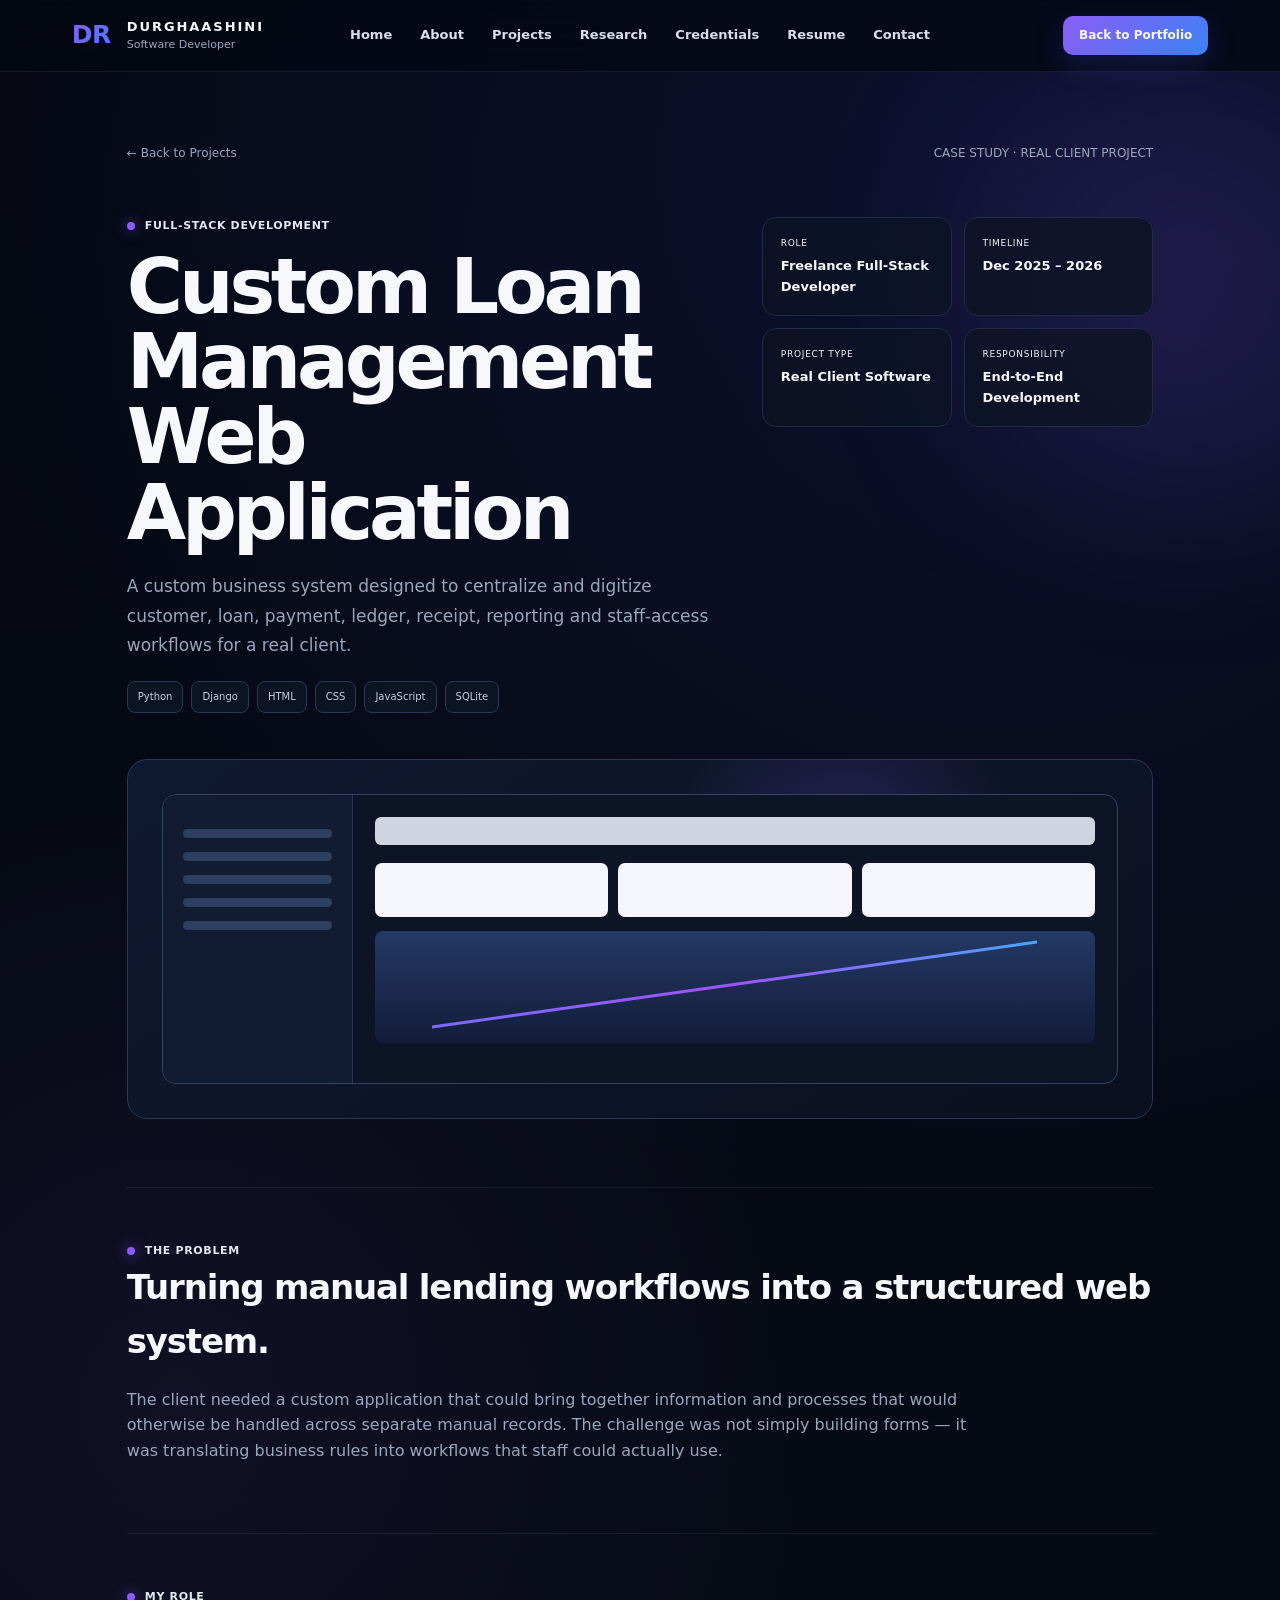
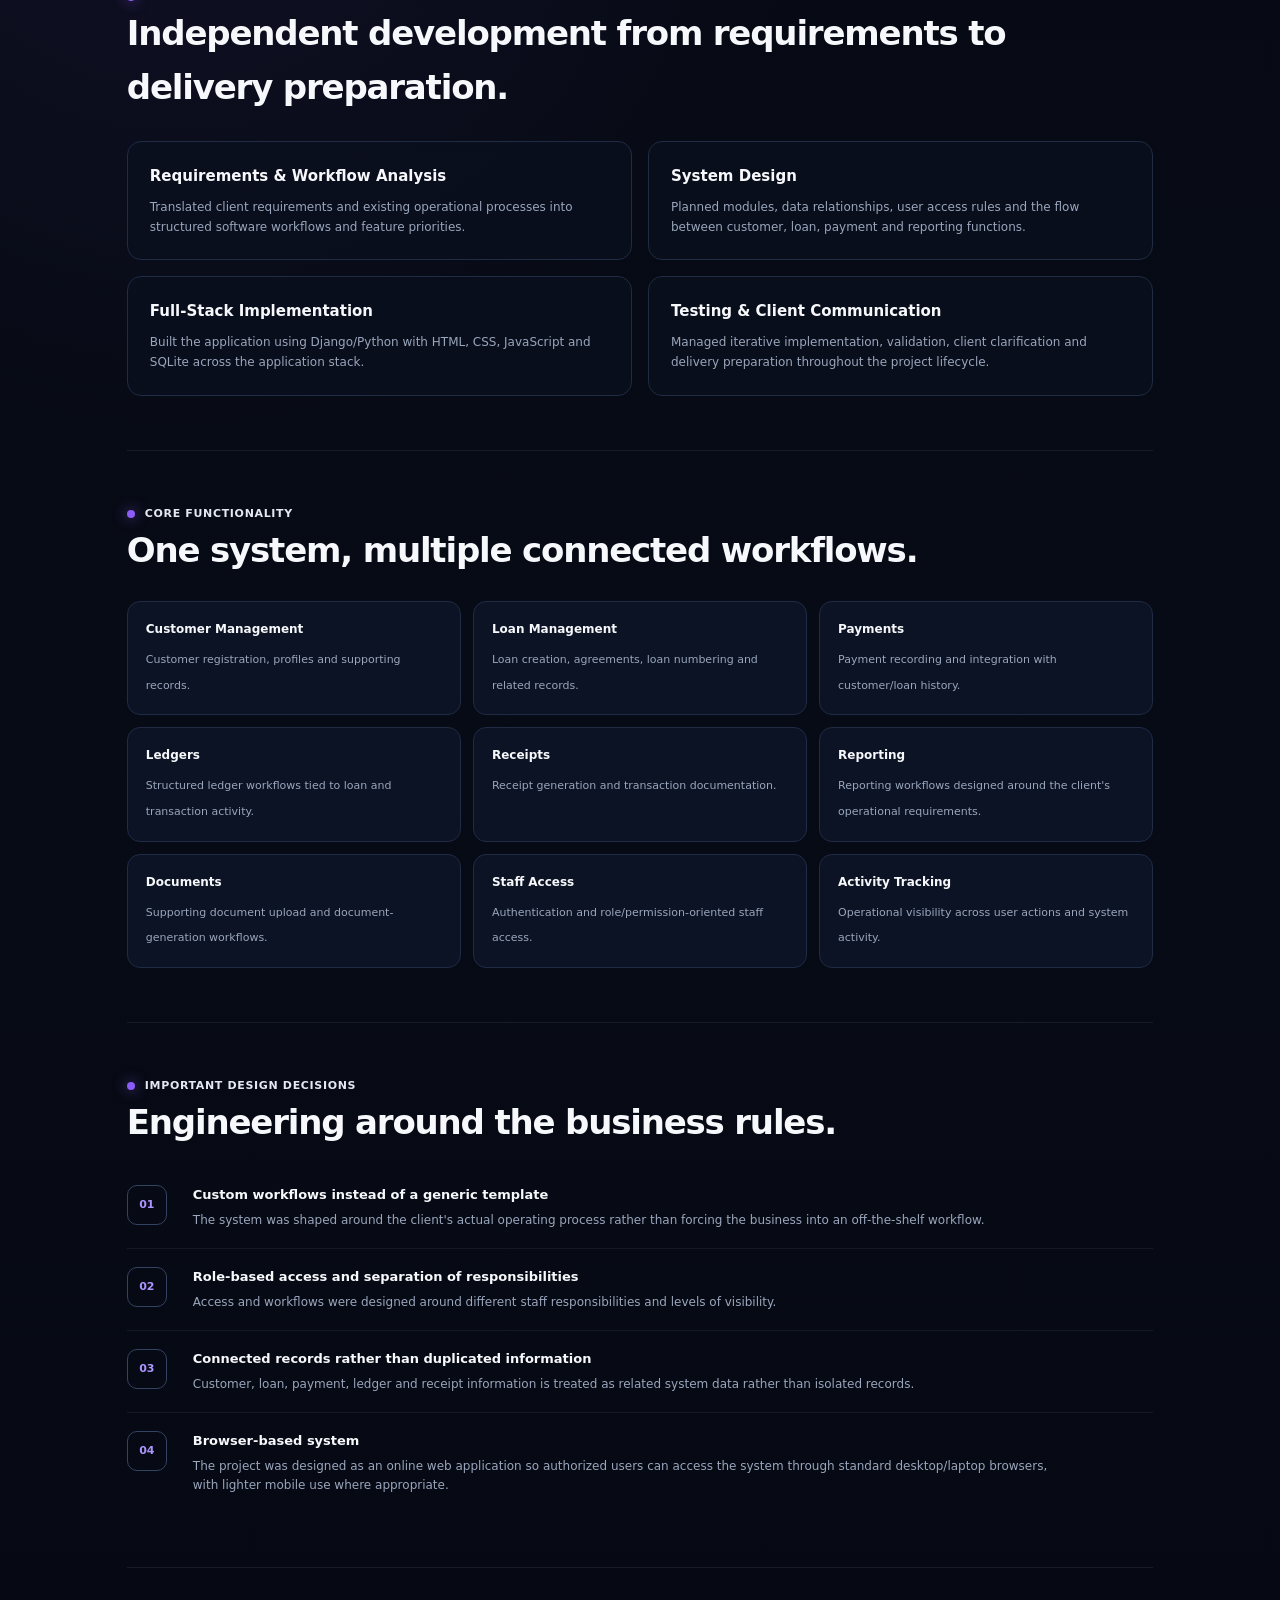
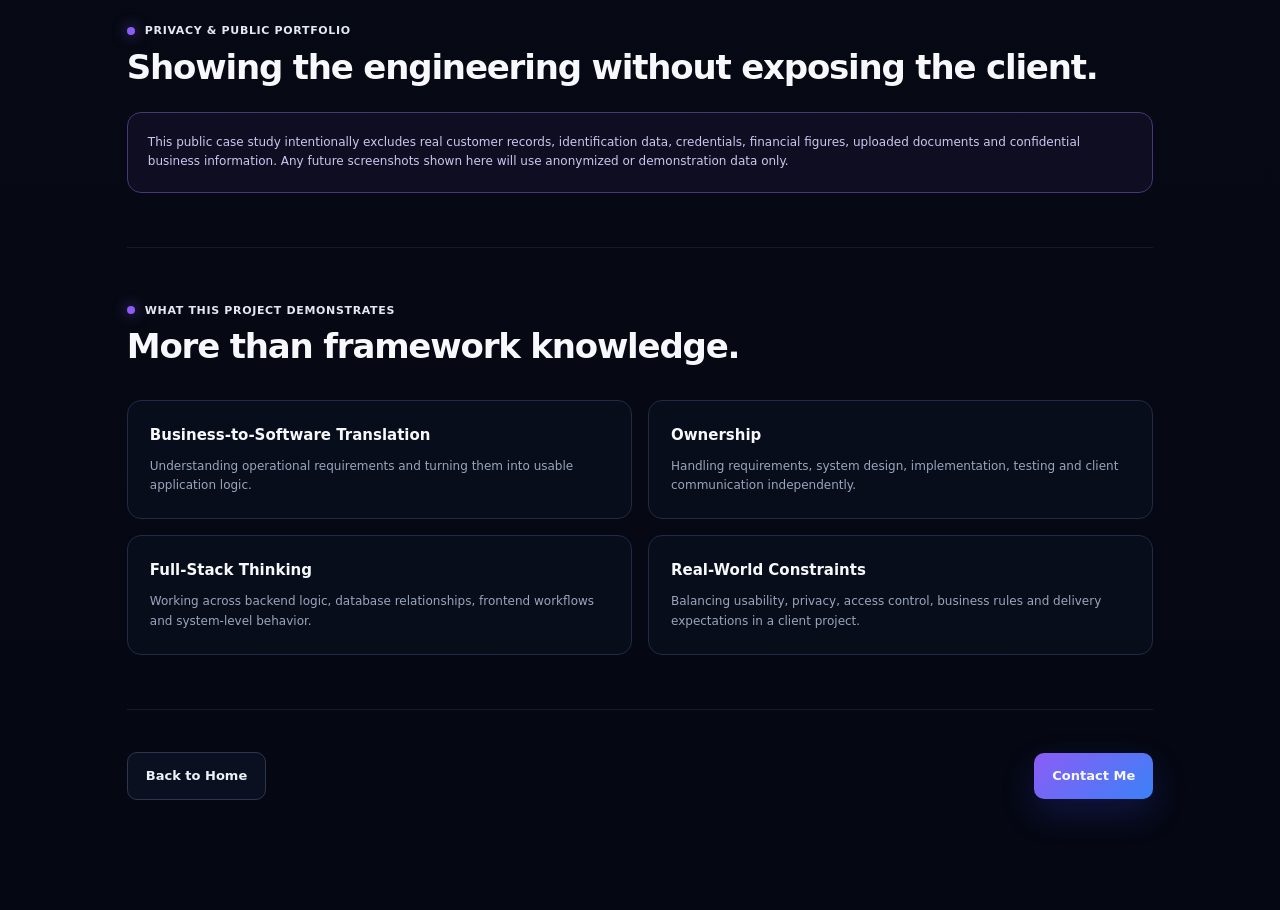
<file: loan-management-case-study.html>
<!DOCTYPE html>
<html lang="en">
<head>
  <meta charset="UTF-8" />
  <meta name="viewport" content="width=device-width, initial-scale=1.0" />
  <meta name="description" content="Case study: Custom Loan Management Web Application by Durghaashini S Ragunathan." />
  <title>Loan Management Web Application | Durghaashini S Ragunathan</title>
  <link rel="icon" type="image/svg+xml" href="favicon.svg">
  <link rel="stylesheet" href="styles.css" />
  <style>
    .case-wrap{max-width:1180px;margin:auto;padding:72px clamp(24px,6vw,90px) 110px}
    .case-nav{display:flex;justify-content:space-between;align-items:center;margin-bottom:54px;font-size:12px;color:var(--muted)}
    .case-nav a{text-decoration:none}
    .case-hero{display:grid;grid-template-columns:1.2fr .8fr;gap:48px;align-items:start}
    .case-hero h1{font-size:clamp(48px,6vw,78px);line-height:.98;letter-spacing:-.055em;margin:14px 0 22px}
    .case-hero p{color:var(--muted);font-size:17px;line-height:1.75}
    .case-meta{display:grid;grid-template-columns:1fr 1fr;gap:12px}
    .meta-card{padding:18px;border:1px solid var(--line);border-radius:14px;background:rgba(13,20,37,.78)}
    .meta-card small{display:block;color:var(--muted-2);font-size:9px;letter-spacing:.08em;text-transform:uppercase}
    .meta-card strong{display:block;margin-top:5px;font-size:13px}
    .case-banner{margin:46px 0 68px;min-height:360px;border:1px solid #2c3855;border-radius:20px;background:
      radial-gradient(circle at 70% 30%,rgba(139,92,246,.22),transparent 24%),
      linear-gradient(145deg,#0f1930,#0b1020);position:relative;overflow:hidden;padding:34px}
    .case-banner .mock-shell{height:100%;min-height:290px;border:1px solid #344463;border-radius:14px;background:#0d1425;display:grid;grid-template-columns:190px 1fr;overflow:hidden}
    .case-banner .side{background:#111c32;border-right:1px solid #283653;padding:20px}
    .case-banner .side i{display:block;height:9px;background:#2f3f61;border-radius:5px;margin:14px 0}
    .case-banner .main{padding:22px}
    .case-banner .top{height:28px;border-radius:6px;background:#e5eaf4;opacity:.9;margin-bottom:18px}
    .case-banner .cards{display:grid;grid-template-columns:repeat(3,1fr);gap:10px}.case-banner .cards span{height:54px;border-radius:7px;background:#f4f6fb}
    .case-banner .chart{margin-top:14px;height:112px;border-radius:8px;background:linear-gradient(180deg,#243966,#121d38);position:relative}
    .case-banner .chart:after{content:"";position:absolute;left:8%;right:8%;top:46%;height:3px;background:linear-gradient(90deg,#7c6cff,#a054ff,#4aa7ff);transform:skewY(-8deg)}
    .case-section{padding:54px 0;border-top:1px solid rgba(148,163,184,.12)}
    .case-section h2{font-size:34px;letter-spacing:-.035em;margin:0 0 18px}
    .case-section p{color:var(--muted);max-width:860px}
    .case-grid{display:grid;grid-template-columns:1fr 1fr;gap:16px;margin-top:26px}
    .case-card{padding:22px;border:1px solid var(--line);border-radius:14px;background:rgba(11,17,32,.68)}
    .case-card h3{font-size:15px;margin:0 0 10px}
    .case-card p{font-size:12px;line-height:1.65;margin:0}
    .feature-grid{display:grid;grid-template-columns:repeat(3,1fr);gap:12px;margin-top:24px}
    .feature{padding:18px;border:1px solid var(--line);border-radius:13px;background:#0c1324}
    .feature strong{display:block;font-size:12px;margin-bottom:6px}
    .feature span{font-size:11px;color:var(--muted)}
    .decision{display:grid;grid-template-columns:52px 1fr;gap:14px;padding:18px 0;border-bottom:1px solid rgba(148,163,184,.1)}
    .decision:last-child{border-bottom:0}
    .decision b{width:40px;height:40px;border:1px solid #354362;border-radius:10px;display:grid;place-items:center;color:#ad95ff;font-size:11px}
    .decision strong{display:block;font-size:13px;margin-bottom:5px}
    .decision p{font-size:12px;margin:0}
    .safe-note{padding:20px;border:1px solid #473876;border-radius:14px;background:rgba(80,55,150,.12);color:#cfc6ef;font-size:12px}
    .stack{display:flex;gap:8px;flex-wrap:wrap;margin-top:20px}.stack span{border:1px solid #2b3855;border-radius:8px;padding:7px 10px;font-size:10px;color:#c9d2e2;background:#0c1323}
    .case-footer{display:flex;justify-content:space-between;gap:24px;align-items:center;padding-top:42px;border-top:1px solid rgba(148,163,184,.12)}
    .case-footer a{text-decoration:none}
    @media(max-width:850px){.case-hero,.case-grid{grid-template-columns:1fr}.feature-grid{grid-template-columns:1fr 1fr}.case-banner .mock-shell{grid-template-columns:90px 1fr}}
    @media(max-width:560px){.feature-grid{grid-template-columns:1fr}.case-banner{padding:16px}.case-banner .mock-shell{grid-template-columns:1fr}.case-banner .side{display:none}.case-meta{grid-template-columns:1fr}}
  .case-main-nav{display:flex}
@media(max-width:760px){
  .case-main-nav{display:none!important}
  .site-header{grid-template-columns:1fr auto}
  .header-actions{display:flex}
  .header-actions .cta-small{display:inline-flex}
}
</style>
</head>
<body>
  <div class="page-grid" aria-hidden="true"></div>
  <div class="glow glow-one" aria-hidden="true"></div>

  <header class="site-header">
    <a class="brand" href="index.html">
      <span class="brand-mark">DR</span>
      <span class="brand-copy"><strong>DURGHAASHINI</strong><small>Software Developer</small></span>
    </a>
    <nav class="main-nav">
      <a href="index.html#top">Home</a>
      <a href="index.html#about">About</a>
      <a href="index.html#projects">Projects</a>
      <a href="research-credentials.html">Research</a>
      <a href="research-credentials.html#credentials">Credentials</a>
      <a href="index.html#resume">Resume</a>
      <a href="index.html#contact">Contact</a>
    </nav>
    <div class="header-actions"><a class="cta-small" href="index.html">Back to Portfolio</a></div>
  </header>

  <main class="case-wrap">
    <div class="case-nav">
      <a href="index.html#projects">← Back to Projects</a>
      <span>CASE STUDY · REAL CLIENT PROJECT</span>
    </div>

    <section class="case-hero">
      <div>
        <div class="section-kicker"><span class="dot"></span>FULL-STACK DEVELOPMENT</div>
        <h1>Custom Loan Management Web Application</h1>
        <p>
          A custom business system designed to centralize and digitize customer,
          loan, payment, ledger, receipt, reporting and staff-access workflows for a real client.
        </p>
        <div class="stack">
          <span>Python</span><span>Django</span><span>HTML</span><span>CSS</span>
          <span>JavaScript</span><span>SQLite</span>
        </div>
      </div>

      <div class="case-meta">
        <div class="meta-card"><small>Role</small><strong>Freelance Full-Stack Developer</strong></div>
        <div class="meta-card"><small>Timeline</small><strong>Dec 2025 – 2026</strong></div>
        <div class="meta-card"><small>Project Type</small><strong>Real Client Software</strong></div>
        <div class="meta-card"><small>Responsibility</small><strong>End-to-End Development</strong></div>
      </div>
    </section>

    <div class="case-banner" aria-label="Stylized application preview">
      <div class="mock-shell">
        <div class="side"><i></i><i></i><i></i><i></i><i></i></div>
        <div class="main">
          <div class="top"></div>
          <div class="cards"><span></span><span></span><span></span></div>
          <div class="chart"></div>
        </div>
      </div>
    </div>

    <section class="case-section">
      <div class="section-kicker"><span class="dot"></span>THE PROBLEM</div>
      <h2>Turning manual lending workflows into a structured web system.</h2>
      <p>
        The client needed a custom application that could bring together information
        and processes that would otherwise be handled across separate manual records.
        The challenge was not simply building forms — it was translating business rules
        into workflows that staff could actually use.
      </p>
    </section>

    <section class="case-section">
      <div class="section-kicker"><span class="dot"></span>MY ROLE</div>
      <h2>Independent development from requirements to delivery preparation.</h2>
      <div class="case-grid">
        <article class="case-card"><h3>Requirements & Workflow Analysis</h3><p>Translated client requirements and existing operational processes into structured software workflows and feature priorities.</p></article>
        <article class="case-card"><h3>System Design</h3><p>Planned modules, data relationships, user access rules and the flow between customer, loan, payment and reporting functions.</p></article>
        <article class="case-card"><h3>Full-Stack Implementation</h3><p>Built the application using Django/Python with HTML, CSS, JavaScript and SQLite across the application stack.</p></article>
        <article class="case-card"><h3>Testing & Client Communication</h3><p>Managed iterative implementation, validation, client clarification and delivery preparation throughout the project lifecycle.</p></article>
      </div>
    </section>

    <section class="case-section">
      <div class="section-kicker"><span class="dot"></span>CORE FUNCTIONALITY</div>
      <h2>One system, multiple connected workflows.</h2>
      <div class="feature-grid">
        <div class="feature"><strong>Customer Management</strong><span>Customer registration, profiles and supporting records.</span></div>
        <div class="feature"><strong>Loan Management</strong><span>Loan creation, agreements, loan numbering and related records.</span></div>
        <div class="feature"><strong>Payments</strong><span>Payment recording and integration with customer/loan history.</span></div>
        <div class="feature"><strong>Ledgers</strong><span>Structured ledger workflows tied to loan and transaction activity.</span></div>
        <div class="feature"><strong>Receipts</strong><span>Receipt generation and transaction documentation.</span></div>
        <div class="feature"><strong>Reporting</strong><span>Reporting workflows designed around the client's operational requirements.</span></div>
        <div class="feature"><strong>Documents</strong><span>Supporting document upload and document-generation workflows.</span></div>
        <div class="feature"><strong>Staff Access</strong><span>Authentication and role/permission-oriented staff access.</span></div>
        <div class="feature"><strong>Activity Tracking</strong><span>Operational visibility across user actions and system activity.</span></div>
      </div>
    </section>

    <section class="case-section">
      <div class="section-kicker"><span class="dot"></span>IMPORTANT DESIGN DECISIONS</div>
      <h2>Engineering around the business rules.</h2>

      <div class="decision">
        <b>01</b>
        <div><strong>Custom workflows instead of a generic template</strong><p>The system was shaped around the client's actual operating process rather than forcing the business into an off-the-shelf workflow.</p></div>
      </div>
      <div class="decision">
        <b>02</b>
        <div><strong>Role-based access and separation of responsibilities</strong><p>Access and workflows were designed around different staff responsibilities and levels of visibility.</p></div>
      </div>
      <div class="decision">
        <b>03</b>
        <div><strong>Connected records rather than duplicated information</strong><p>Customer, loan, payment, ledger and receipt information is treated as related system data rather than isolated records.</p></div>
      </div>
      <div class="decision">
        <b>04</b>
        <div><strong>Browser-based system</strong><p>The project was designed as an online web application so authorized users can access the system through standard desktop/laptop browsers, with lighter mobile use where appropriate.</p></div>
      </div>
    </section>

    <section class="case-section">
      <div class="section-kicker"><span class="dot"></span>PRIVACY & PUBLIC PORTFOLIO</div>
      <h2>Showing the engineering without exposing the client.</h2>
      <div class="safe-note">
        This public case study intentionally excludes real customer records, identification data,
        credentials, financial figures, uploaded documents and confidential business information.
        Any future screenshots shown here will use anonymized or demonstration data only.
      </div>
    </section>

    <section class="case-section">
      <div class="section-kicker"><span class="dot"></span>WHAT THIS PROJECT DEMONSTRATES</div>
      <h2>More than framework knowledge.</h2>
      <div class="case-grid">
        <article class="case-card"><h3>Business-to-Software Translation</h3><p>Understanding operational requirements and turning them into usable application logic.</p></article>
        <article class="case-card"><h3>Ownership</h3><p>Handling requirements, system design, implementation, testing and client communication independently.</p></article>
        <article class="case-card"><h3>Full-Stack Thinking</h3><p>Working across backend logic, database relationships, frontend workflows and system-level behavior.</p></article>
        <article class="case-card"><h3>Real-World Constraints</h3><p>Balancing usability, privacy, access control, business rules and delivery expectations in a client project.</p></article>
      </div>
    </section>

    <div class="case-footer">
      <a class="button secondary" href="index.html">Back to Home</a>
      <a class="button primary" href="index.html#contact">Contact Me</a>
    </div>
  </main>
</body>
</html>
</file>
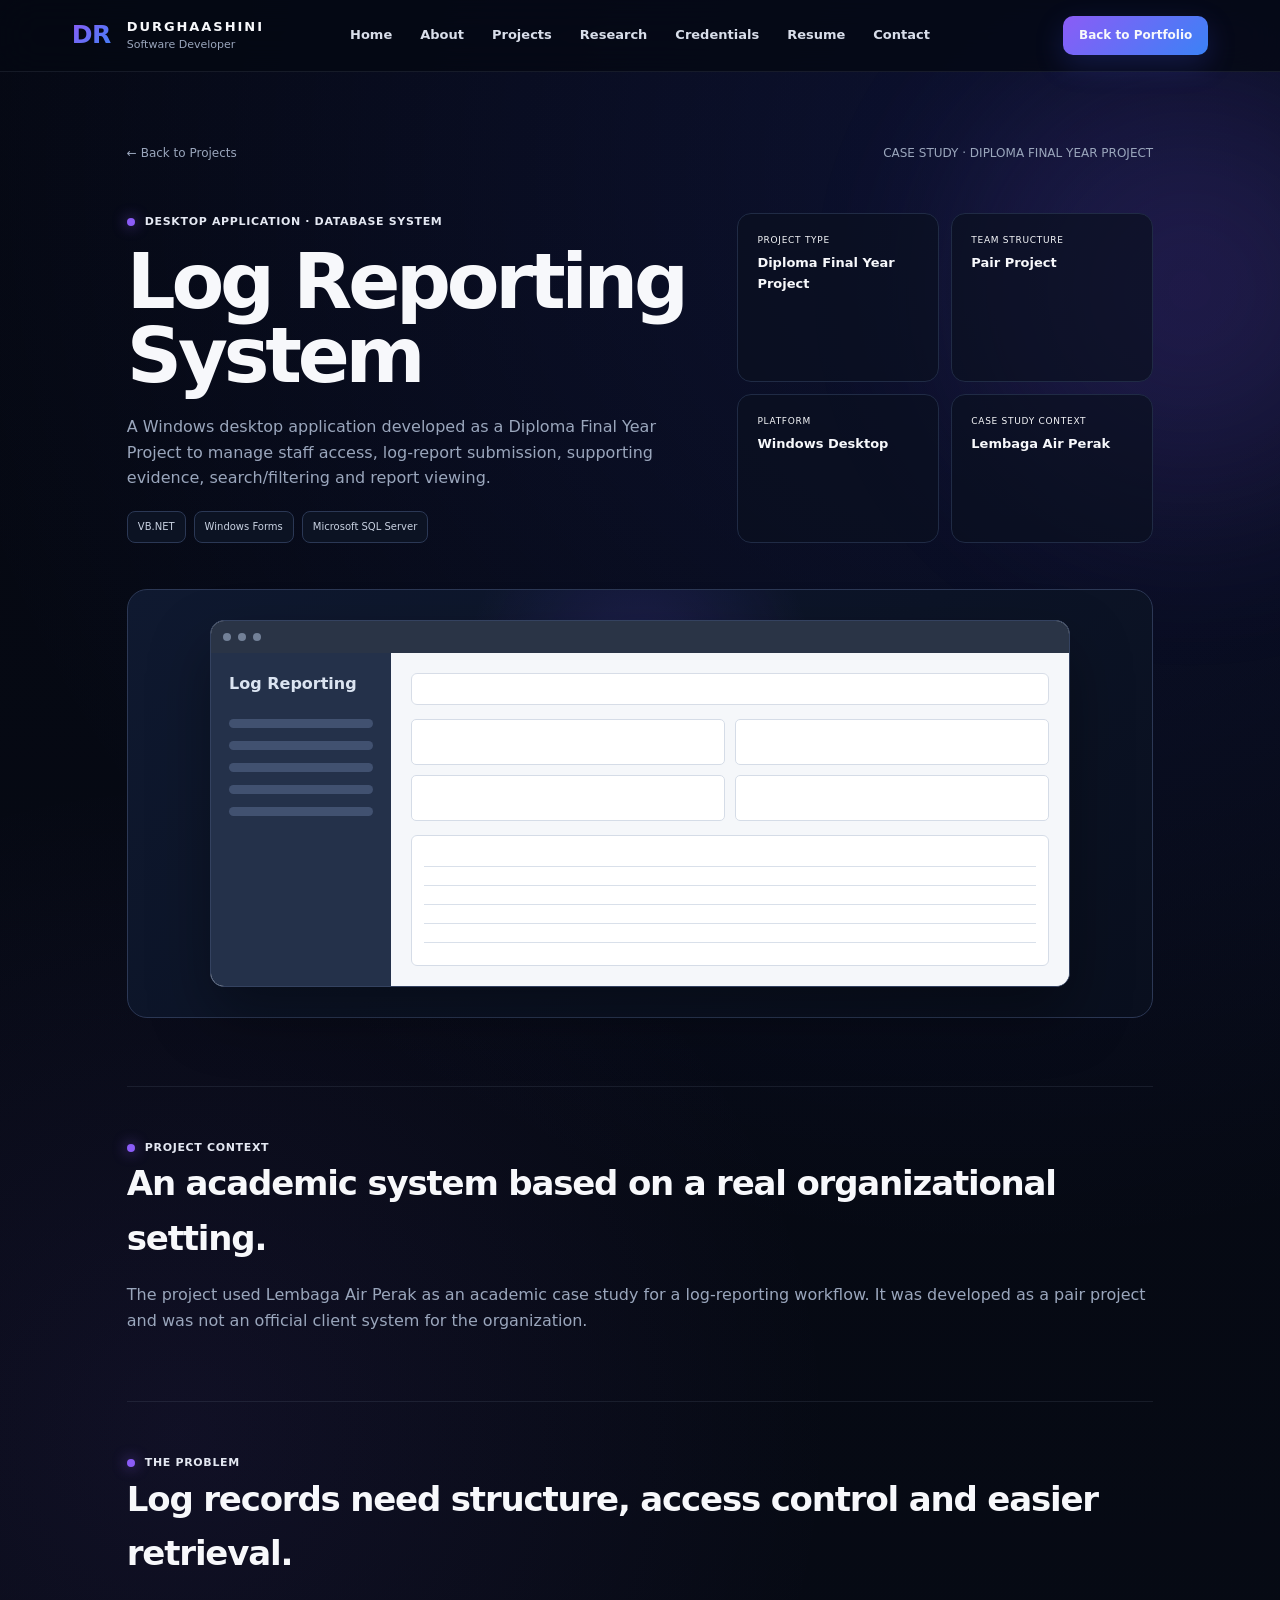
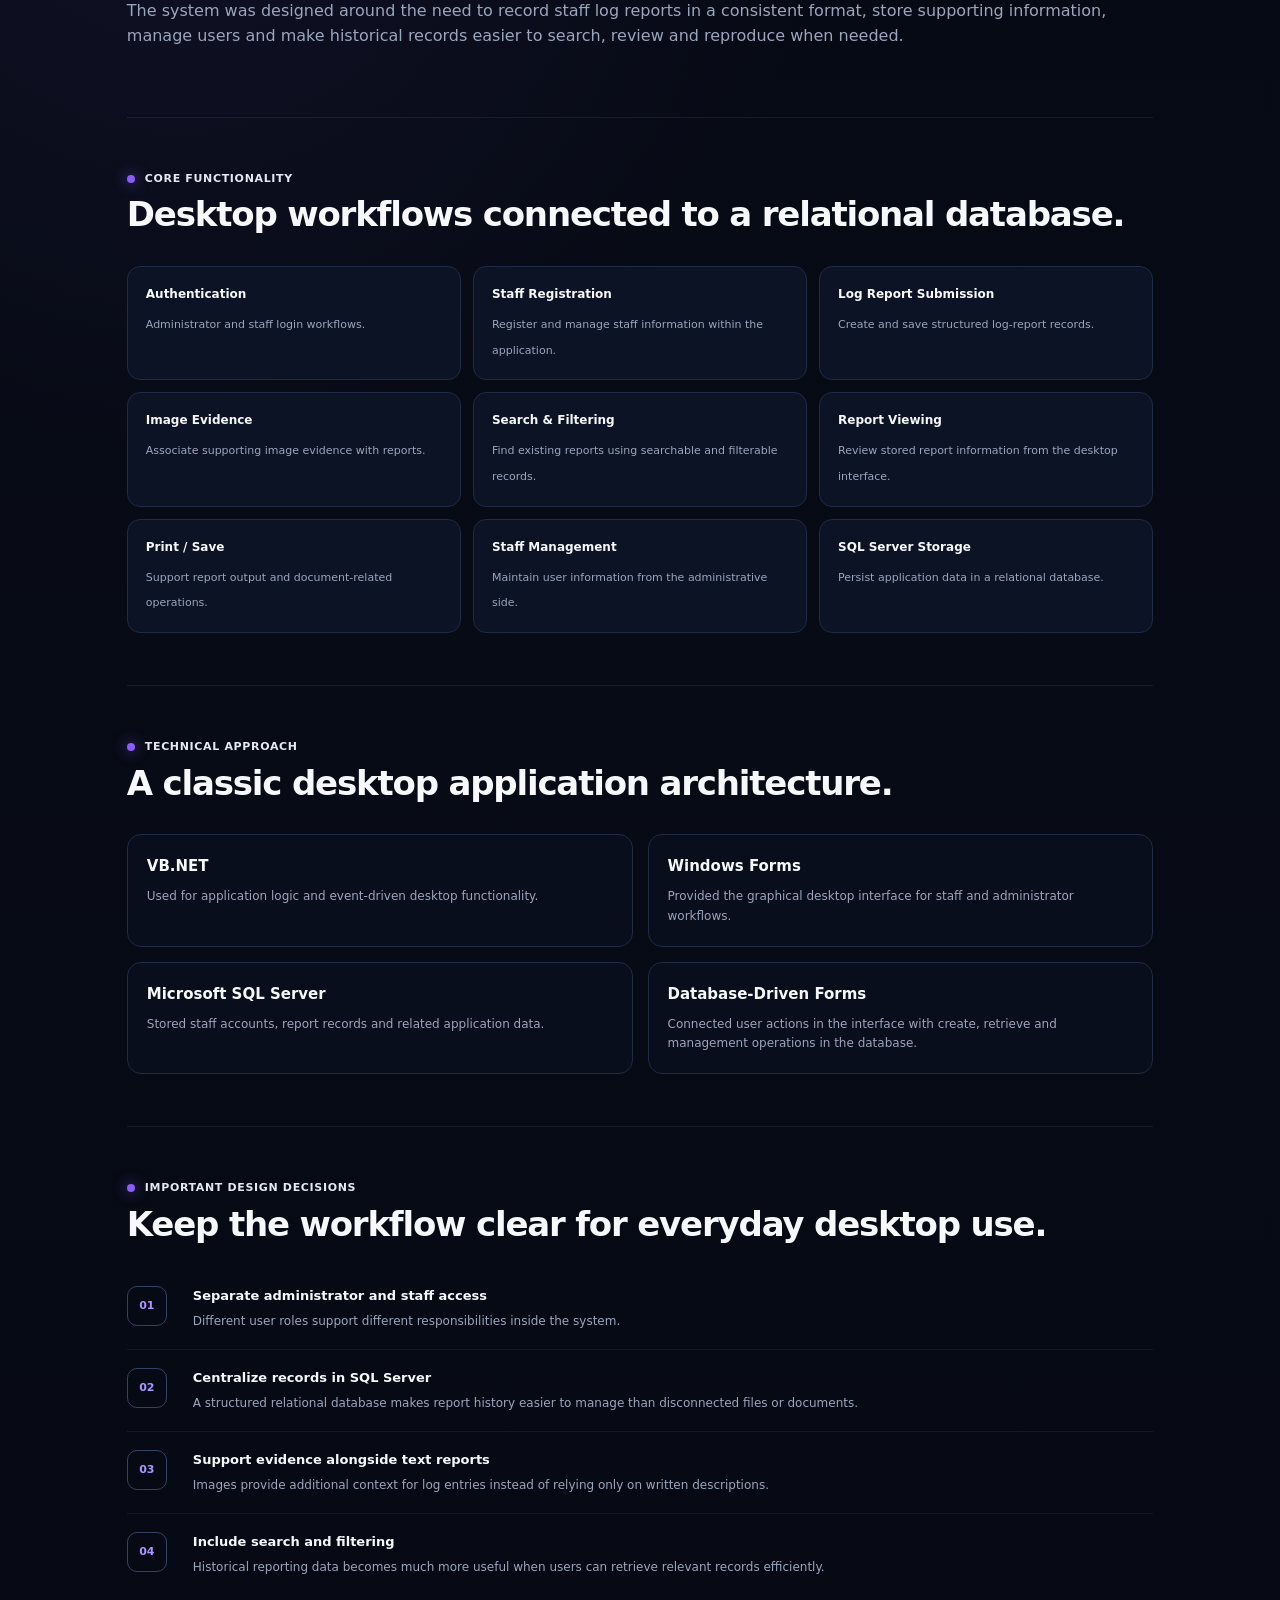
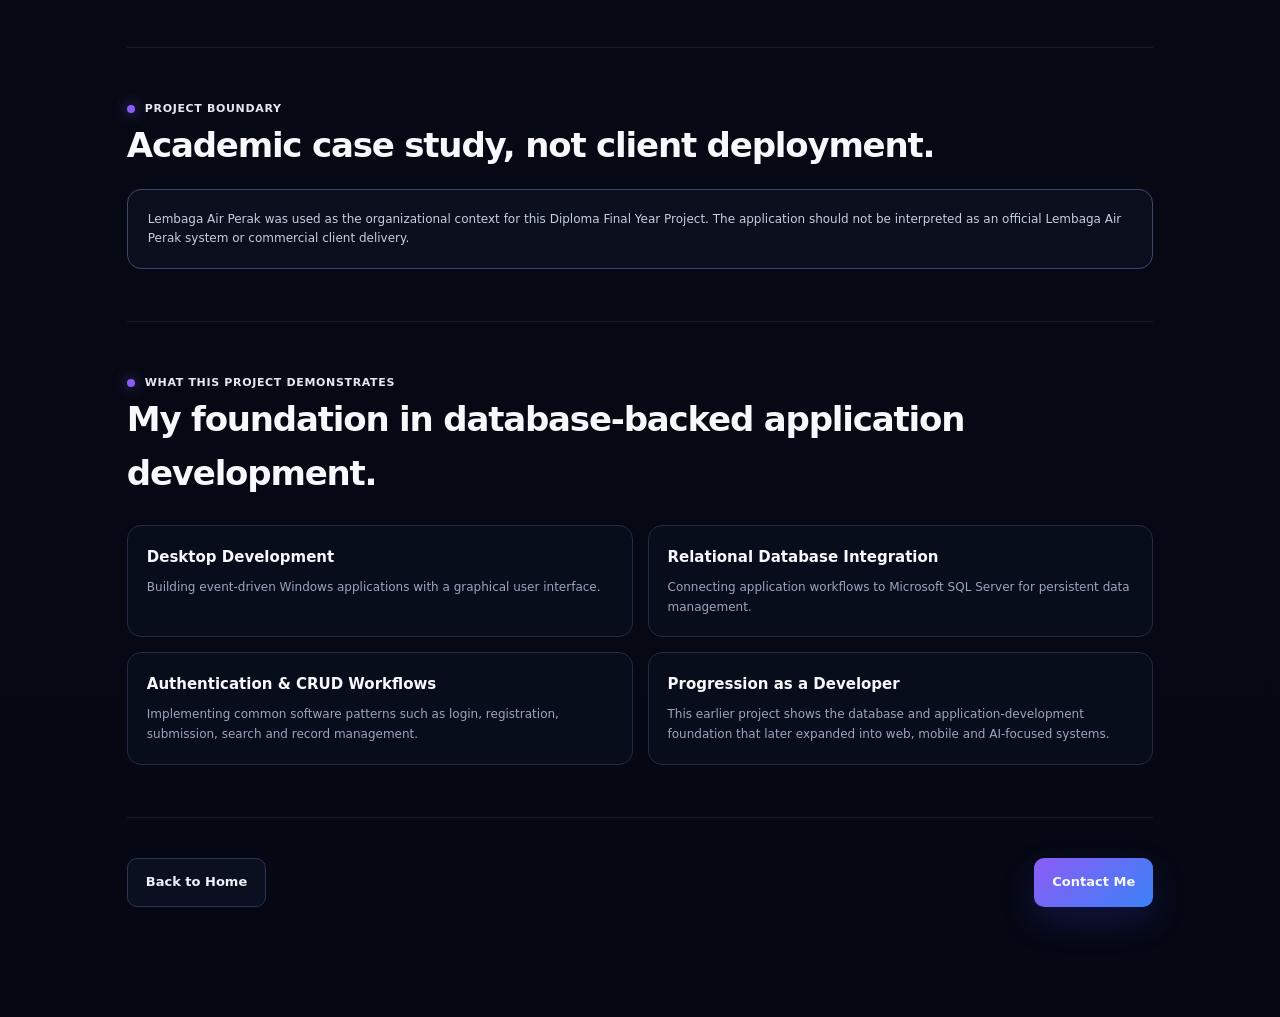
<file: log-reporting-case-study.html>
<!DOCTYPE html>
<html lang="en">
<head>
  <meta charset="UTF-8" />
  <meta name="viewport" content="width=device-width, initial-scale=1.0" />
  <meta name="description" content="Case study: Log Reporting System — Diploma Final Year Project by Durghaashini S Ragunathan." />
  <title>Log Reporting System | Durghaashini S Ragunathan</title>
  <link rel="icon" type="image/svg+xml" href="favicon.svg">
  <link rel="stylesheet" href="styles.css" />
  <style>
    .case{max-width:1180px;margin:auto;padding:72px clamp(24px,6vw,90px) 110px}
    .back{display:flex;justify-content:space-between;color:var(--muted);font-size:12px;margin-bottom:50px}
    .back a{text-decoration:none}
    .hero2{display:grid;grid-template-columns:1.15fr .85fr;gap:48px}
    .hero2 h1{font-size:clamp(50px,6vw,80px);line-height:.97;letter-spacing:-.055em;margin:14px 0 20px}
    .hero2 p,.section2 p{color:var(--muted)}
    .meta{display:grid;grid-template-columns:1fr 1fr;gap:12px}
    .meta div,.card{border:1px solid var(--line);background:rgba(11,17,32,.7);border-radius:14px;padding:19px}
    .meta small{display:block;color:var(--muted-2);font-size:9px;text-transform:uppercase;letter-spacing:.08em}
    .meta strong{display:block;margin-top:5px;font-size:13px}
    .stack{display:flex;flex-wrap:wrap;gap:8px;margin-top:20px}
    .stack span{border:1px solid #2b3855;border-radius:8px;padding:7px 10px;font-size:10px;color:#c9d2e2;background:#0c1323}
    .preview{margin:46px 0 68px;border:1px solid #2c3855;border-radius:20px;padding:30px;background:radial-gradient(circle at 50% 18%,rgba(111,76,255,.16),transparent 28%),linear-gradient(145deg,#0f1930,#090f1e)}
    .desktop{max-width:860px;margin:auto;border:1px solid #344260;border-radius:14px;overflow:hidden;background:#dfe5ec;box-shadow:0 28px 60px rgba(0,0,0,.35)}
    .windowbar{height:32px;background:#2a3446;display:flex;align-items:center;padding:0 12px;gap:7px}.windowbar i{width:8px;height:8px;border-radius:50%;background:#738198}
    .app{display:grid;grid-template-columns:180px 1fr;min-height:330px;background:#f5f7fa;color:#253047}
    .sidebar{background:#24314a;color:#dbe4f1;padding:18px}.sidebar b{display:block;margin-bottom:23px}.sidebar i{display:block;height:9px;background:#415170;border-radius:5px;margin:13px 0}
    .main{padding:20px}.top{height:32px;background:#fff;border:1px solid #d7dde7;border-radius:6px;margin-bottom:14px}
    .form-grid{display:grid;grid-template-columns:1fr 1fr;gap:10px}.box{height:46px;background:#fff;border:1px solid #d5dce7;border-radius:5px}.table{margin-top:14px;background:#fff;border:1px solid #d5dce7;border-radius:6px;padding:12px}.table i{display:block;height:9px;border-bottom:1px solid #d9e0ea;margin:10px 0}
    .section2{padding:52px 0;border-top:1px solid rgba(148,163,184,.12)}.section2 h2{font-size:34px;letter-spacing:-.035em;margin:0 0 17px}
    .grid2{display:grid;grid-template-columns:1fr 1fr;gap:15px;margin-top:24px}.card h3{font-size:15px;margin:0 0 9px}.card p{font-size:12px;margin:0;line-height:1.65}
    .features{display:grid;grid-template-columns:repeat(3,1fr);gap:12px;margin-top:24px}.feature{border:1px solid var(--line);border-radius:13px;background:#0c1324;padding:18px}.feature strong{display:block;font-size:12px;margin-bottom:6px}.feature span{font-size:11px;color:var(--muted)}
    .decision{display:grid;grid-template-columns:52px 1fr;gap:14px;padding:18px 0;border-bottom:1px solid rgba(148,163,184,.1)}.decision:last-child{border-bottom:0}
    .decision b{width:40px;height:40px;border:1px solid #354362;border-radius:10px;display:grid;place-items:center;color:#ad95ff;font-size:11px}.decision strong{display:block;font-size:13px;margin-bottom:5px}.decision p{font-size:12px;margin:0}
    .note{padding:20px;border:1px solid #3b4770;border-radius:14px;background:rgba(53,65,105,.12);color:#c5cee1;font-size:12px}
    .footer2{display:flex;justify-content:space-between;gap:20px;padding-top:40px;border-top:1px solid rgba(148,163,184,.12)}
    @media(max-width:900px){.hero2,.grid2{grid-template-columns:1fr}.features{grid-template-columns:1fr 1fr}.app{grid-template-columns:100px 1fr}}
    @media(max-width:560px){.meta,.features{grid-template-columns:1fr}.app{grid-template-columns:1fr}.sidebar{display:none}.form-grid{grid-template-columns:1fr}}
  .case-main-nav{display:flex}
@media(max-width:760px){
  .case-main-nav{display:none!important}
  .site-header{grid-template-columns:1fr auto}
  .header-actions{display:flex}
  .header-actions .cta-small{display:inline-flex}
}
</style>
</head>
<body>
<div class="page-grid"></div><div class="glow glow-one"></div>

<header class="site-header">
  <a class="brand" href="index.html">
    <span class="brand-mark">DR</span>
    <span class="brand-copy"><strong>DURGHAASHINI</strong><small>Software Developer</small></span>
  </a>
  <nav class="main-nav">
      <a href="index.html#top">Home</a>
      <a href="index.html#about">About</a>
      <a href="index.html#projects">Projects</a>
      <a href="research-credentials.html">Research</a>
      <a href="research-credentials.html#credentials">Credentials</a>
      <a href="index.html#resume">Resume</a>
      <a href="index.html#contact">Contact</a>
    </nav>
  <div class="header-actions"><a class="cta-small" href="index.html">Back to Portfolio</a></div>
</header>

<main class="case">
  <div class="back">
    <a href="index.html#projects">← Back to Projects</a>
    <span>CASE STUDY · DIPLOMA FINAL YEAR PROJECT</span>
  </div>

  <section class="hero2">
    <div>
      <div class="section-kicker"><span class="dot"></span>DESKTOP APPLICATION · DATABASE SYSTEM</div>
      <h1>Log Reporting System</h1>
      <p>
        A Windows desktop application developed as a Diploma Final Year Project
        to manage staff access, log-report submission, supporting evidence,
        search/filtering and report viewing.
      </p>
      <div class="stack">
        <span>VB.NET</span><span>Windows Forms</span><span>Microsoft SQL Server</span>
      </div>
    </div>

    <div class="meta">
      <div><small>Project Type</small><strong>Diploma Final Year Project</strong></div>
      <div><small>Team Structure</small><strong>Pair Project</strong></div>
      <div><small>Platform</small><strong>Windows Desktop</strong></div>
      <div><small>Case Study Context</small><strong>Lembaga Air Perak</strong></div>
    </div>
  </section>

  <div class="preview">
    <div class="desktop">
      <div class="windowbar"><i></i><i></i><i></i></div>
      <div class="app">
        <div class="sidebar">
          <b>Log Reporting</b>
          <i></i><i></i><i></i><i></i><i></i>
        </div>
        <div class="main">
          <div class="top"></div>
          <div class="form-grid"><div class="box"></div><div class="box"></div><div class="box"></div><div class="box"></div></div>
          <div class="table"><i></i><i></i><i></i><i></i><i></i></div>
        </div>
      </div>
    </div>
  </div>

  <section class="section2">
    <div class="section-kicker"><span class="dot"></span>PROJECT CONTEXT</div>
    <h2>An academic system based on a real organizational setting.</h2>
    <p>
      The project used Lembaga Air Perak as an academic case study for a log-reporting workflow.
      It was developed as a pair project and was not an official client system for the organization.
    </p>
  </section>

  <section class="section2">
    <div class="section-kicker"><span class="dot"></span>THE PROBLEM</div>
    <h2>Log records need structure, access control and easier retrieval.</h2>
    <p>
      The system was designed around the need to record staff log reports in a consistent format,
      store supporting information, manage users and make historical records easier to search,
      review and reproduce when needed.
    </p>
  </section>

  <section class="section2">
    <div class="section-kicker"><span class="dot"></span>CORE FUNCTIONALITY</div>
    <h2>Desktop workflows connected to a relational database.</h2>
    <div class="features">
      <div class="feature"><strong>Authentication</strong><span>Administrator and staff login workflows.</span></div>
      <div class="feature"><strong>Staff Registration</strong><span>Register and manage staff information within the application.</span></div>
      <div class="feature"><strong>Log Report Submission</strong><span>Create and save structured log-report records.</span></div>
      <div class="feature"><strong>Image Evidence</strong><span>Associate supporting image evidence with reports.</span></div>
      <div class="feature"><strong>Search & Filtering</strong><span>Find existing reports using searchable and filterable records.</span></div>
      <div class="feature"><strong>Report Viewing</strong><span>Review stored report information from the desktop interface.</span></div>
      <div class="feature"><strong>Print / Save</strong><span>Support report output and document-related operations.</span></div>
      <div class="feature"><strong>Staff Management</strong><span>Maintain user information from the administrative side.</span></div>
      <div class="feature"><strong>SQL Server Storage</strong><span>Persist application data in a relational database.</span></div>
    </div>
  </section>

  <section class="section2">
    <div class="section-kicker"><span class="dot"></span>TECHNICAL APPROACH</div>
    <h2>A classic desktop application architecture.</h2>
    <div class="grid2">
      <div class="card"><h3>VB.NET</h3><p>Used for application logic and event-driven desktop functionality.</p></div>
      <div class="card"><h3>Windows Forms</h3><p>Provided the graphical desktop interface for staff and administrator workflows.</p></div>
      <div class="card"><h3>Microsoft SQL Server</h3><p>Stored staff accounts, report records and related application data.</p></div>
      <div class="card"><h3>Database-Driven Forms</h3><p>Connected user actions in the interface with create, retrieve and management operations in the database.</p></div>
    </div>
  </section>

  <section class="section2">
    <div class="section-kicker"><span class="dot"></span>IMPORTANT DESIGN DECISIONS</div>
    <h2>Keep the workflow clear for everyday desktop use.</h2>

    <div class="decision">
      <b>01</b>
      <div><strong>Separate administrator and staff access</strong><p>Different user roles support different responsibilities inside the system.</p></div>
    </div>
    <div class="decision">
      <b>02</b>
      <div><strong>Centralize records in SQL Server</strong><p>A structured relational database makes report history easier to manage than disconnected files or documents.</p></div>
    </div>
    <div class="decision">
      <b>03</b>
      <div><strong>Support evidence alongside text reports</strong><p>Images provide additional context for log entries instead of relying only on written descriptions.</p></div>
    </div>
    <div class="decision">
      <b>04</b>
      <div><strong>Include search and filtering</strong><p>Historical reporting data becomes much more useful when users can retrieve relevant records efficiently.</p></div>
    </div>
  </section>

  <section class="section2">
    <div class="section-kicker"><span class="dot"></span>PROJECT BOUNDARY</div>
    <h2>Academic case study, not client deployment.</h2>
    <div class="note">
      Lembaga Air Perak was used as the organizational context for this Diploma Final Year Project.
      The application should not be interpreted as an official Lembaga Air Perak system or commercial client delivery.
    </div>
  </section>

  <section class="section2">
    <div class="section-kicker"><span class="dot"></span>WHAT THIS PROJECT DEMONSTRATES</div>
    <h2>My foundation in database-backed application development.</h2>
    <div class="grid2">
      <div class="card"><h3>Desktop Development</h3><p>Building event-driven Windows applications with a graphical user interface.</p></div>
      <div class="card"><h3>Relational Database Integration</h3><p>Connecting application workflows to Microsoft SQL Server for persistent data management.</p></div>
      <div class="card"><h3>Authentication & CRUD Workflows</h3><p>Implementing common software patterns such as login, registration, submission, search and record management.</p></div>
      <div class="card"><h3>Progression as a Developer</h3><p>This earlier project shows the database and application-development foundation that later expanded into web, mobile and AI-focused systems.</p></div>
    </div>
  </section>

  <div class="footer2">
    <a class="button secondary" href="index.html">Back to Home</a>
    <a class="button primary" href="index.html#contact">Contact Me</a>
  </div>
</main>
</body>
</html>
</file>
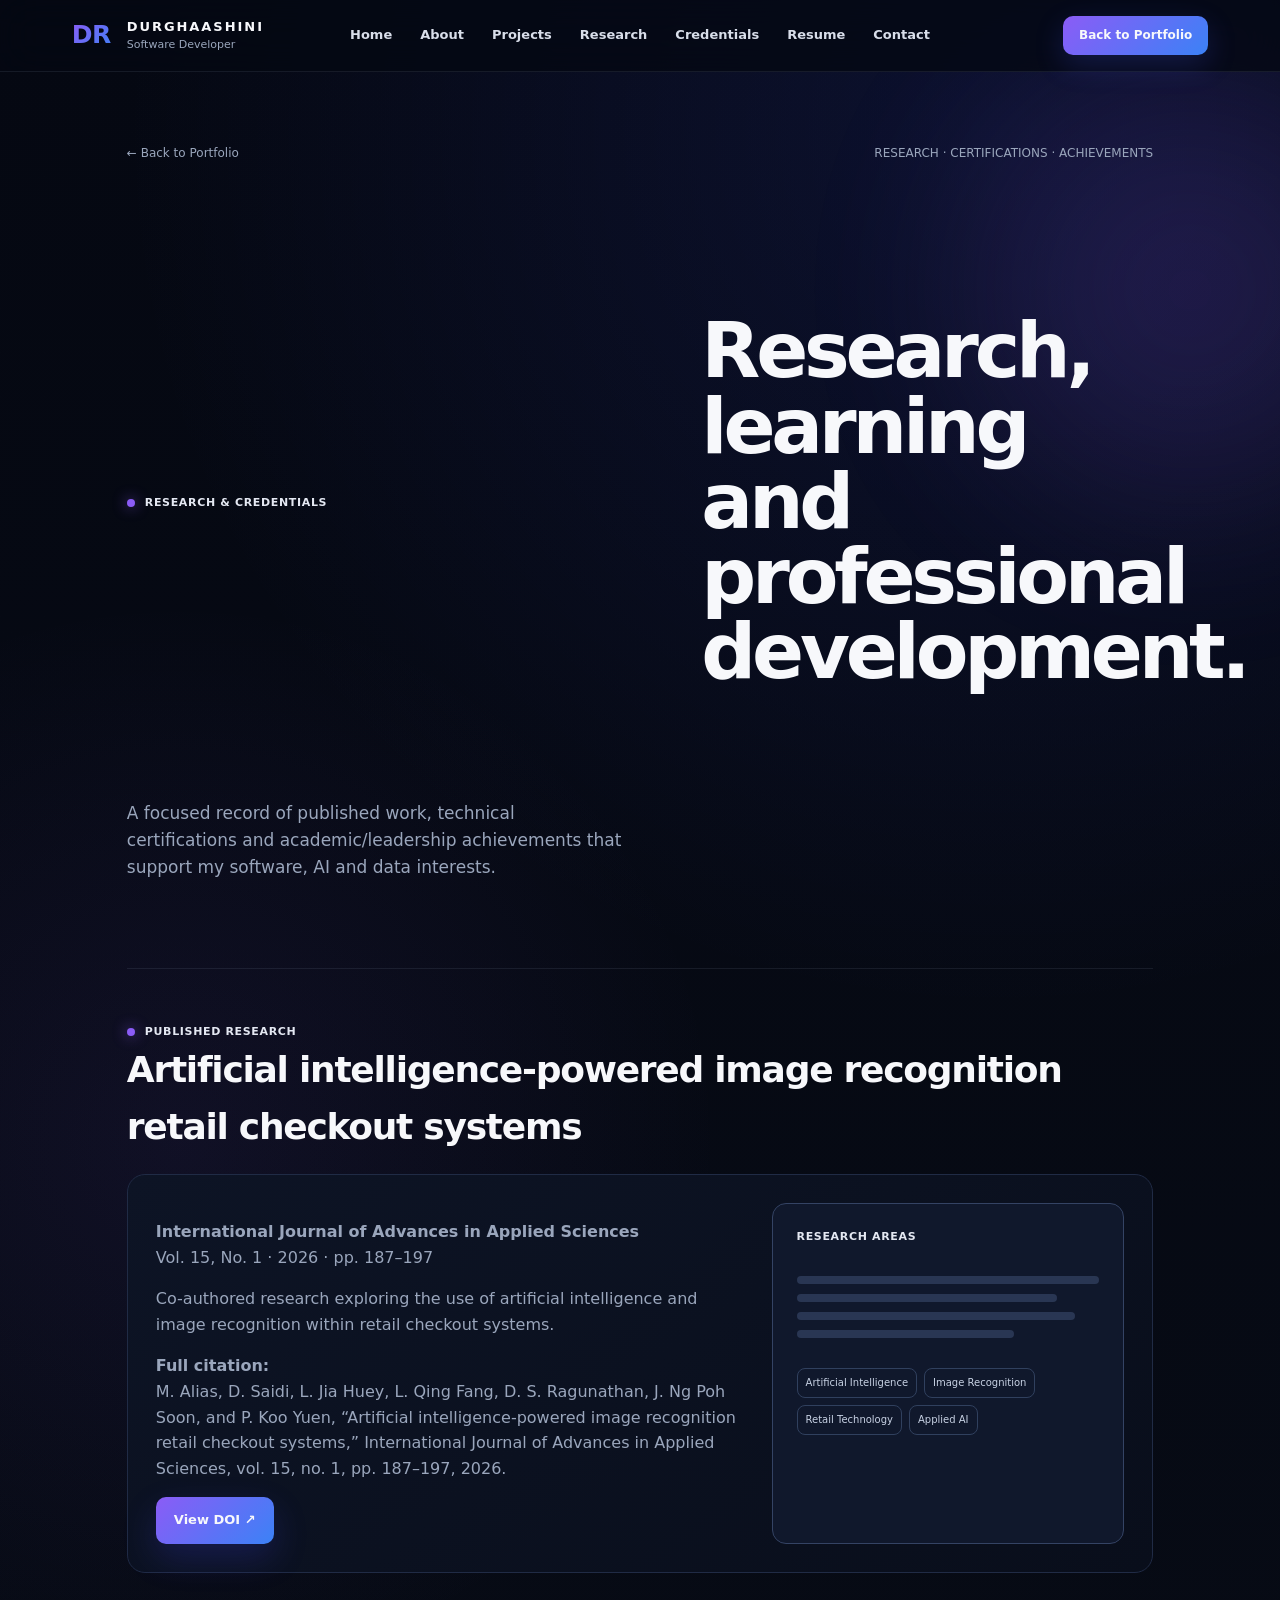
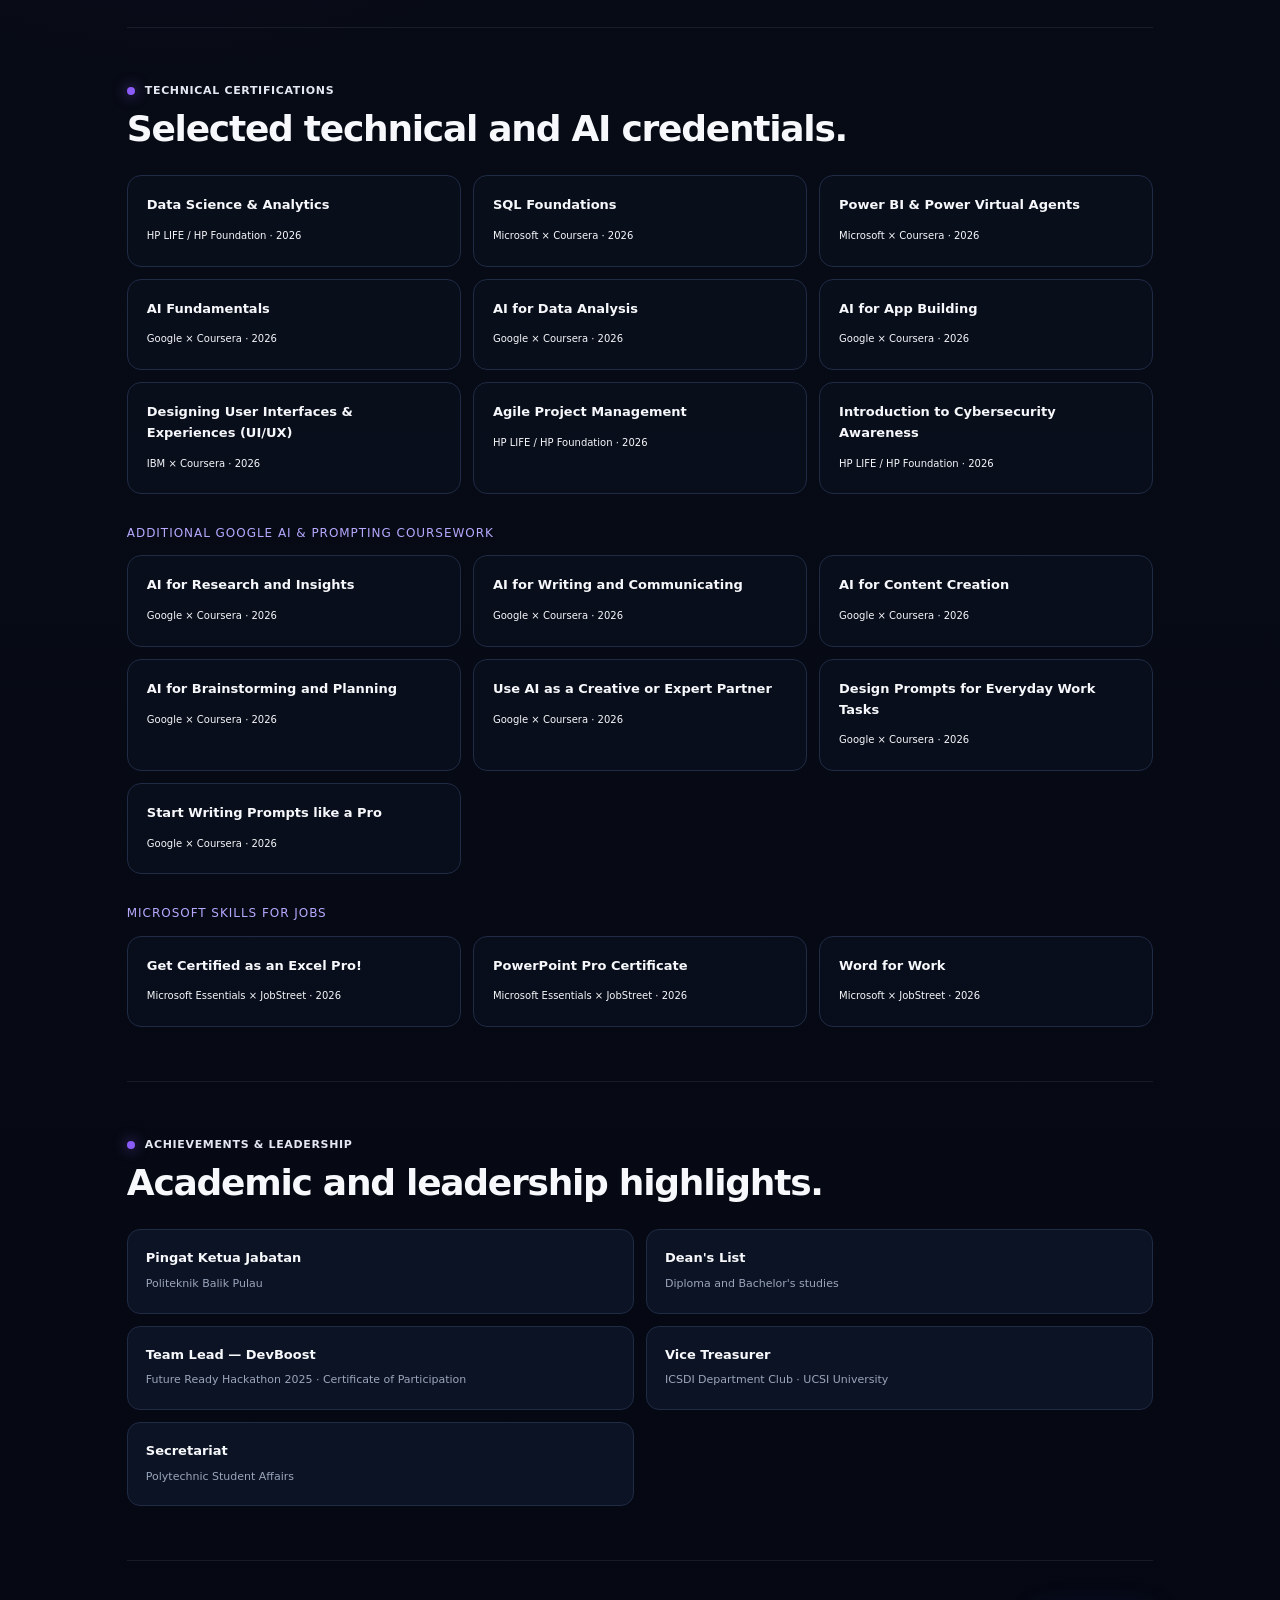
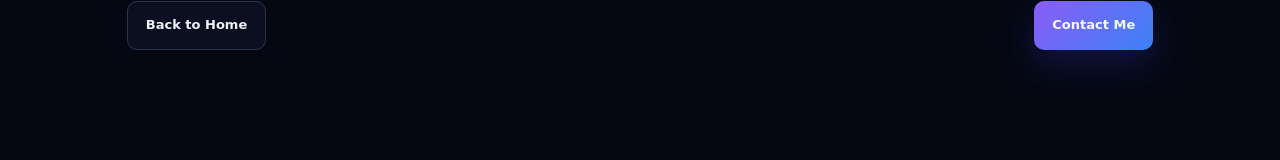
<file: research-credentials.html>
<!DOCTYPE html>
<html lang="en">
<head>
  <meta charset="UTF-8" />
  <meta name="viewport" content="width=device-width, initial-scale=1.0" />
  <meta name="description" content="Research and credentials of Durghaashini S Ragunathan." />
  <title>Research & Credentials | Durghaashini S Ragunathan</title>
  <link rel="icon" type="image/svg+xml" href="favicon.svg">
  <link rel="stylesheet" href="styles.css" />
  <style>
    .page{max-width:1180px;margin:auto;padding:72px clamp(24px,6vw,90px) 110px}
    .back{display:flex;justify-content:space-between;color:var(--muted);font-size:12px;margin-bottom:50px}
    .back a{text-decoration:none}
    .hero h1{font-size:clamp(50px,6vw,82px);line-height:.98;letter-spacing:-.055em;margin:15px 0 18px}
    .hero p{max-width:780px;color:var(--muted);font-size:17px}
    .section2{padding:54px 0;border-top:1px solid rgba(148,163,184,.12)}
    .section2 h2{font-size:36px;letter-spacing:-.035em;margin:0 0 18px}
    .paper{display:grid;grid-template-columns:1.25fr .75fr;gap:28px;padding:28px;border:1px solid var(--line);border-radius:18px;background:linear-gradient(145deg,#0d1425,#090e1b)}
    .paper p{color:var(--muted)}
    .paper-card{border:1px solid #344364;border-radius:14px;padding:24px;background:#10182c}
    .paper-lines i{display:block;height:8px;background:#293653;border-radius:4px;margin:10px 0}
    .paper-lines i:nth-child(2){width:86%}.paper-lines i:nth-child(3){width:92%}.paper-lines i:nth-child(4){width:72%}
    .tagrow{display:flex;flex-wrap:wrap;gap:7px;margin-top:18px}.tagrow span{font-size:10px;padding:6px 8px;border:1px solid #30405e;border-radius:8px;color:#c8d2e4}
    .credentials{display:grid;grid-template-columns:repeat(3,1fr);gap:12px}
    .cred{padding:19px;border:1px solid var(--line);border-radius:14px;background:rgba(11,17,32,.68)}
    .cred strong{display:block;font-size:13px;margin-bottom:5px}.cred small{color:var(--muted-2);font-size:10px}
    .group-title{font-size:12px;color:#b6a8ff;text-transform:uppercase;letter-spacing:.08em;margin:30px 0 12px}
    .achievements{display:grid;grid-template-columns:1fr 1fr;gap:12px}.achievement{padding:18px;border:1px solid var(--line);border-radius:13px;background:#0c1324}.achievement strong{font-size:13px;display:block}.achievement span{font-size:11px;color:var(--muted)}
    .footer2{display:flex;justify-content:space-between;gap:20px;padding-top:40px;border-top:1px solid rgba(148,163,184,.12)}
    @media(max-width:850px){.paper{grid-template-columns:1fr}.credentials{grid-template-columns:1fr 1fr}}
    @media(max-width:560px){.credentials,.achievements{grid-template-columns:1fr}}
  .case-main-nav{display:flex}
@media(max-width:760px){
  .case-main-nav{display:none!important}
  .site-header{grid-template-columns:1fr auto}
  .header-actions{display:flex}
  .header-actions .cta-small{display:inline-flex}
}
</style>
</head>
<body>
<div class="page-grid"></div><div class="glow glow-one"></div>
<header class="site-header">
  <a class="brand" href="index.html"><span class="brand-mark">DR</span><span class="brand-copy"><strong>DURGHAASHINI</strong><small>Software Developer</small></span></a>
  <nav class="main-nav">
      <a href="index.html#top">Home</a>
      <a href="index.html#about">About</a>
      <a href="index.html#projects">Projects</a>
      <a href="research-credentials.html">Research</a>
      <a href="research-credentials.html#credentials">Credentials</a>
      <a href="index.html#resume">Resume</a>
      <a href="index.html#contact">Contact</a>
    </nav>
  <div class="header-actions"><a class="cta-small" href="index.html">Back to Portfolio</a></div>
</header>

<main class="page">
  <div class="back"><a href="index.html">← Back to Portfolio</a><span>RESEARCH · CERTIFICATIONS · ACHIEVEMENTS</span></div>

  <section class="hero">
    <div class="section-kicker"><span class="dot"></span>RESEARCH & CREDENTIALS</div>
    <h1>Research, learning and professional development.</h1>
    <p>A focused record of published work, technical certifications and academic/leadership achievements that support my software, AI and data interests.</p>
  </section>

  <section class="section2">
    <div class="section-kicker"><span class="dot"></span>PUBLISHED RESEARCH</div>
    <h2>Artificial intelligence-powered image recognition retail checkout systems</h2>

    <div class="paper">
      <div>
        <p><strong>International Journal of Advances in Applied Sciences</strong><br>
        Vol. 15, No. 1 · 2026 · pp. 187–197</p>
        <p>
          Co-authored research exploring the use of artificial intelligence and image recognition
          within retail checkout systems.
        </p>
        <p>
          <strong>Full citation:</strong><br>
          M. Alias, D. Saidi, L. Jia Huey, L. Qing Fang, D. S. Ragunathan, J. Ng Poh Soon,
          and P. Koo Yuen, “Artificial intelligence-powered image recognition retail checkout systems,”
          International Journal of Advances in Applied Sciences, vol. 15, no. 1, pp. 187–197, 2026.
        </p>
        <a class="button primary" href="https://doi.org/10.11591/ijaas.v15.i1.pp187-197" target="_blank" rel="noreferrer">View DOI ↗</a>
      </div>

      <div class="paper-card">
        <span class="section-kicker">RESEARCH AREAS</span>
        <div class="paper-lines"><i></i><i></i><i></i><i></i></div>
        <div class="tagrow"><span>Artificial Intelligence</span><span>Image Recognition</span><span>Retail Technology</span><span>Applied AI</span></div>
      </div>
    </div>
  </section>

  <section id="credentials" class="section2">
    <div class="section-kicker"><span class="dot"></span>TECHNICAL CERTIFICATIONS</div>
    <h2>Selected technical and AI credentials.</h2>

    <div class="credentials">
      <div class="cred"><strong>Data Science & Analytics</strong><small>HP LIFE / HP Foundation · 2026</small></div>
      <div class="cred"><strong>SQL Foundations</strong><small>Microsoft × Coursera · 2026</small></div>
      <div class="cred"><strong>Power BI & Power Virtual Agents</strong><small>Microsoft × Coursera · 2026</small></div>
      <div class="cred"><strong>AI Fundamentals</strong><small>Google × Coursera · 2026</small></div>
      <div class="cred"><strong>AI for Data Analysis</strong><small>Google × Coursera · 2026</small></div>
      <div class="cred"><strong>AI for App Building</strong><small>Google × Coursera · 2026</small></div>
      <div class="cred"><strong>Designing User Interfaces & Experiences (UI/UX)</strong><small>IBM × Coursera · 2026</small></div>
      <div class="cred"><strong>Agile Project Management</strong><small>HP LIFE / HP Foundation · 2026</small></div>
      <div class="cred"><strong>Introduction to Cybersecurity Awareness</strong><small>HP LIFE / HP Foundation · 2026</small></div>
    </div>

    <div class="group-title">Additional Google AI & Prompting Coursework</div>
    <div class="credentials">
      <div class="cred"><strong>AI for Research and Insights</strong><small>Google × Coursera · 2026</small></div>
      <div class="cred"><strong>AI for Writing and Communicating</strong><small>Google × Coursera · 2026</small></div>
      <div class="cred"><strong>AI for Content Creation</strong><small>Google × Coursera · 2026</small></div>
      <div class="cred"><strong>AI for Brainstorming and Planning</strong><small>Google × Coursera · 2026</small></div>
      <div class="cred"><strong>Use AI as a Creative or Expert Partner</strong><small>Google × Coursera · 2026</small></div>
      <div class="cred"><strong>Design Prompts for Everyday Work Tasks</strong><small>Google × Coursera · 2026</small></div>
      <div class="cred"><strong>Start Writing Prompts like a Pro</strong><small>Google × Coursera · 2026</small></div>
    </div>

    <div class="group-title">Microsoft Skills for Jobs</div>
    <div class="credentials">
      <div class="cred"><strong>Get Certified as an Excel Pro!</strong><small>Microsoft Essentials × JobStreet · 2026</small></div>
      <div class="cred"><strong>PowerPoint Pro Certificate</strong><small>Microsoft Essentials × JobStreet · 2026</small></div>
      <div class="cred"><strong>Word for Work</strong><small>Microsoft × JobStreet · 2026</small></div>
    </div>
  </section>

  <section class="section2">
    <div class="section-kicker"><span class="dot"></span>ACHIEVEMENTS & LEADERSHIP</div>
    <h2>Academic and leadership highlights.</h2>
    <div class="achievements">
      <div class="achievement"><strong>Pingat Ketua Jabatan</strong><span>Politeknik Balik Pulau</span></div>
      <div class="achievement"><strong>Dean's List</strong><span>Diploma and Bachelor's studies</span></div>
      <div class="achievement"><strong>Team Lead — DevBoost</strong><span>Future Ready Hackathon 2025 · Certificate of Participation</span></div>
      <div class="achievement"><strong>Vice Treasurer</strong><span>ICSDI Department Club · UCSI University</span></div>
      <div class="achievement"><strong>Secretariat</strong><span>Polytechnic Student Affairs</span></div>
    </div>
  </section>

  <div class="footer2">
    <a class="button secondary" href="index.html">Back to Home</a>
    <a class="button primary" href="index.html#contact">Contact Me</a>
  </div>
</main>
</body>
</html>
</file>
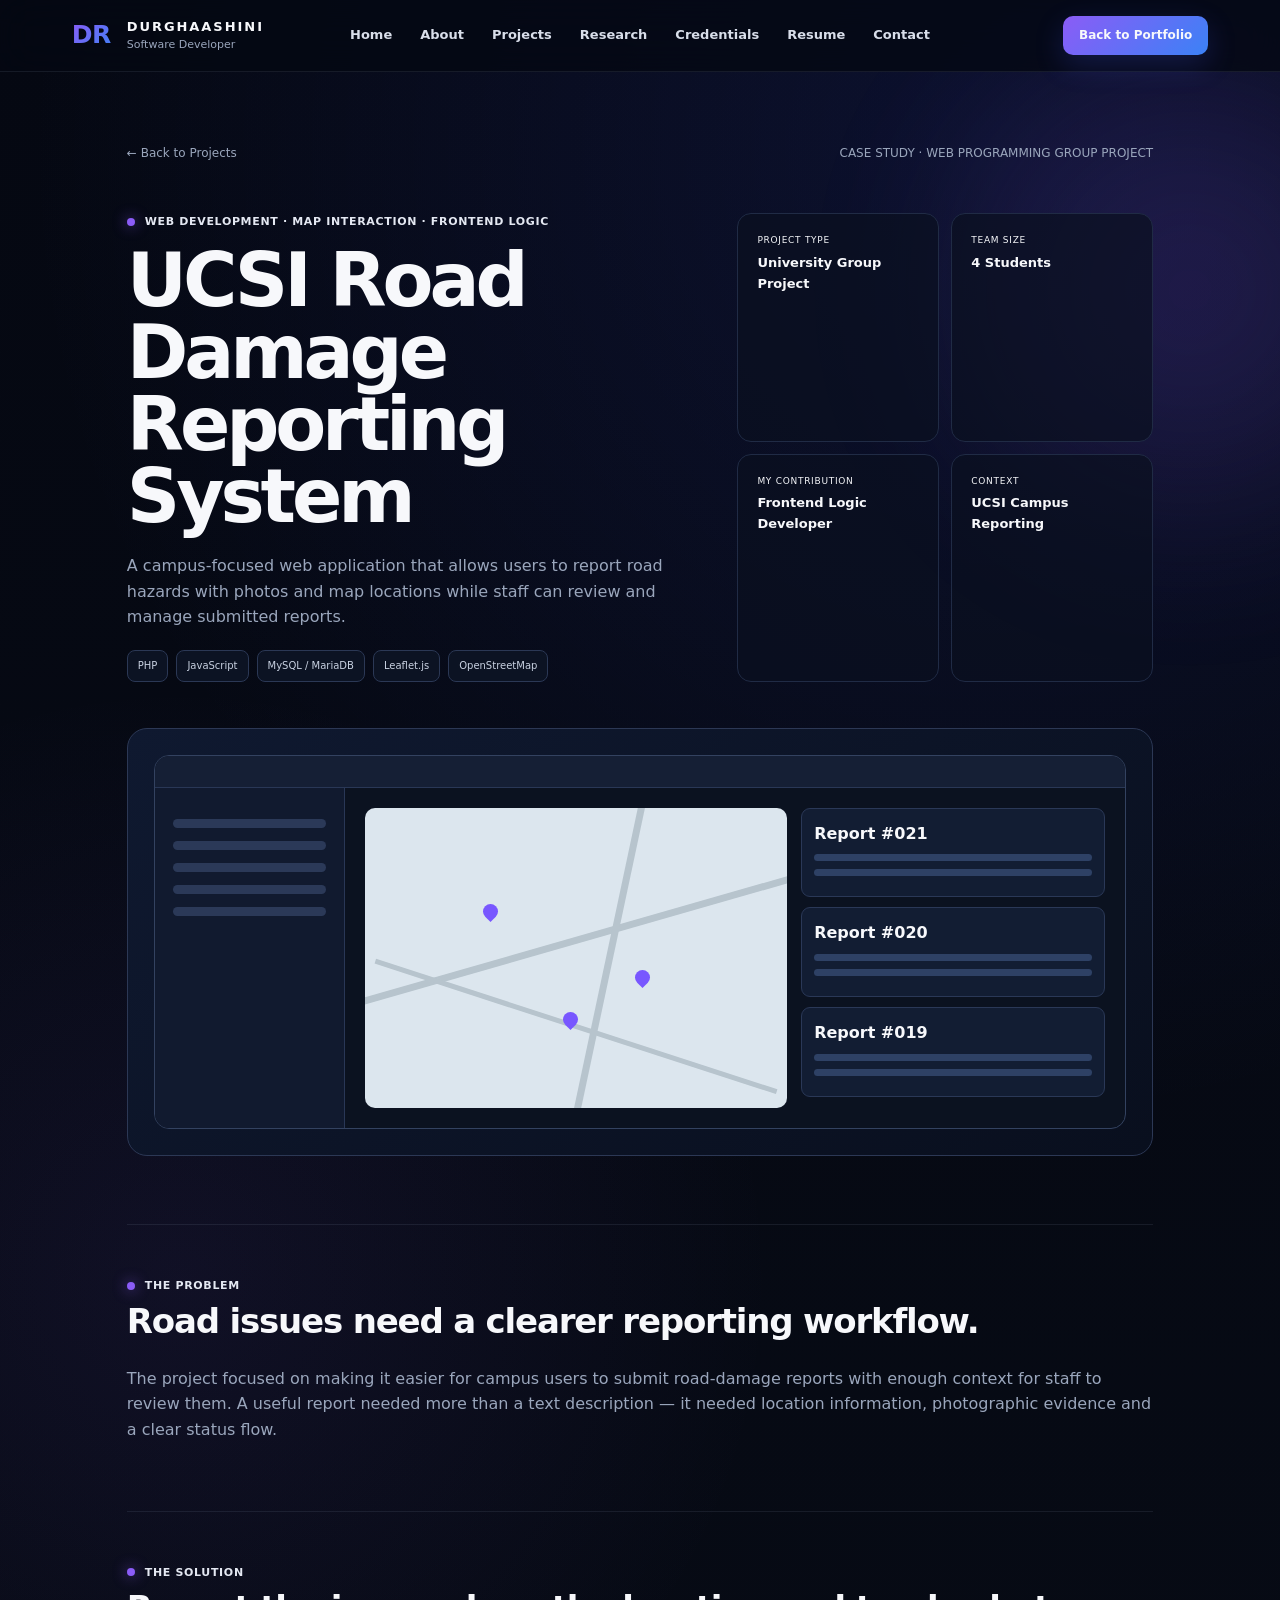
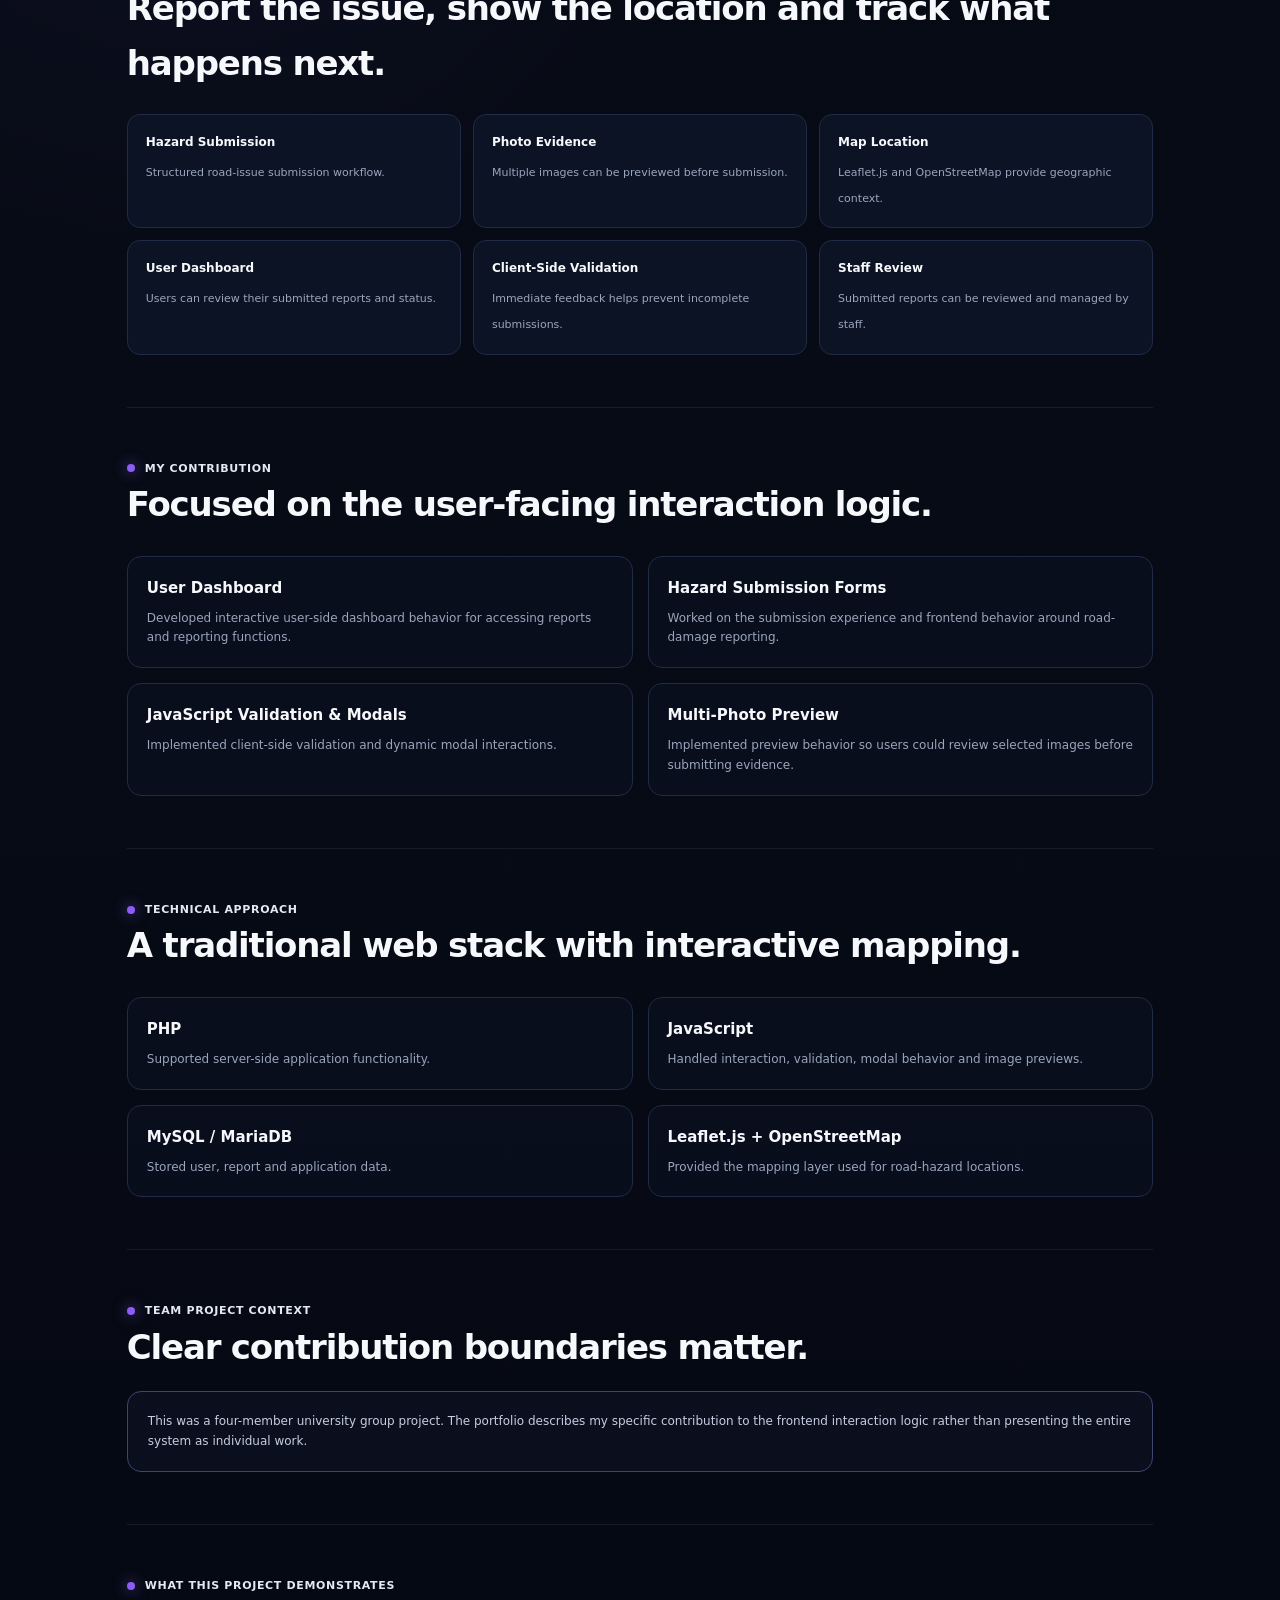
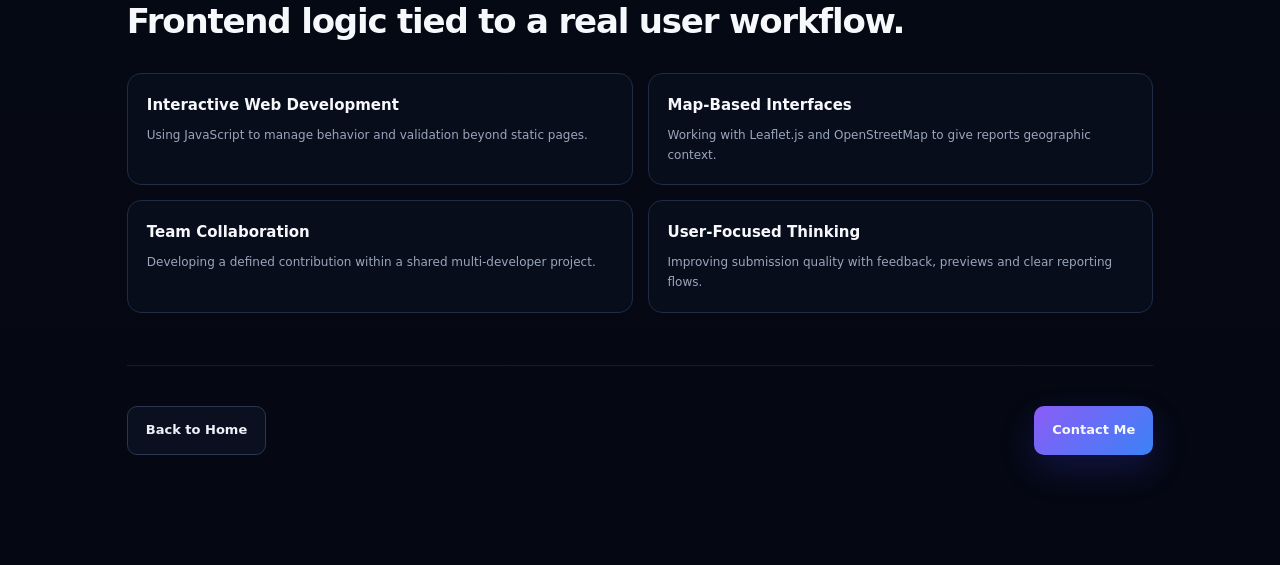
<file: road-damage-case-study.html>
<!doctype html>
<html lang="en">
<head>
<meta charset="utf-8">
<meta name="viewport" content="width=device-width,initial-scale=1">
<title>UCSI Road Damage Reporting System | Durghaashini S Ragunathan</title>
<link rel="icon" type="image/svg+xml" href="favicon.svg">
<link rel="stylesheet" href="styles.css">
<style>
.case{max-width:1180px;margin:auto;padding:72px clamp(24px,6vw,90px) 110px}
.back{display:flex;justify-content:space-between;color:var(--muted);font-size:12px;margin-bottom:50px}.back a{text-decoration:none}
.hero2{display:grid;grid-template-columns:1.15fr .85fr;gap:48px}.hero2 h1{font-size:clamp(48px,5.8vw,78px);line-height:.97;letter-spacing:-.055em;margin:14px 0 20px}.hero2 p,.section2 p{color:var(--muted)}
.meta{display:grid;grid-template-columns:1fr 1fr;gap:12px}.meta div,.card{border:1px solid var(--line);background:rgba(11,17,32,.7);border-radius:14px;padding:19px}.meta small{display:block;color:var(--muted-2);font-size:9px;text-transform:uppercase;letter-spacing:.08em}.meta strong{display:block;margin-top:5px;font-size:13px}
.stack{display:flex;flex-wrap:wrap;gap:8px;margin-top:20px}.stack span{border:1px solid #2b3855;border-radius:8px;padding:7px 10px;font-size:10px;color:#c9d2e2;background:#0c1323}
.preview{margin:46px 0 68px;border:1px solid #2c3855;border-radius:20px;padding:26px;background:linear-gradient(145deg,#0f1930,#090f1e)}.browser{border:1px solid #334260;border-radius:15px;overflow:hidden;background:#0b1220}.browser-top{height:32px;background:#151f35;border-bottom:1px solid #293756}.app{display:grid;grid-template-columns:190px 1fr;min-height:340px}.side{padding:18px;background:#111a2f;border-right:1px solid #293756}.side i{display:block;height:9px;border-radius:5px;background:#2b3958;margin:13px 0}.main{display:grid;grid-template-columns:1fr .72fr;gap:14px;padding:20px}.map{position:relative;min-height:290px;border-radius:10px;background:#dce6ee;overflow:hidden}.road{position:absolute;background:#b7c4cd}.r1{width:130%;height:7px;left:-15%;top:43%;transform:rotate(-16deg)}.r2{width:7px;height:140%;left:57%;top:-20%;transform:rotate(12deg)}.r3{width:100%;height:5px;left:0;top:72%;transform:rotate(18deg)}.pin{position:absolute;width:15px;height:15px;border-radius:50% 50% 50% 0;background:#7857ff;transform:rotate(-45deg)}.p1{left:28%;top:32%}.p2{left:64%;top:54%}.p3{left:47%;top:68%}.report-panel{display:flex;flex-direction:column;gap:10px}.report-panel div{border:1px solid #2a3857;background:#121d33;border-radius:9px;padding:12px}.report-panel span{display:block;height:7px;background:#2e4165;border-radius:4px;margin:8px 0}
.section2{padding:52px 0;border-top:1px solid rgba(148,163,184,.12)}.section2 h2{font-size:34px;letter-spacing:-.035em;margin:0 0 17px}
.grid2{display:grid;grid-template-columns:1fr 1fr;gap:15px;margin-top:24px}.card h3{font-size:15px;margin:0 0 9px}.card p{font-size:12px;margin:0;line-height:1.65}
.features{display:grid;grid-template-columns:repeat(3,1fr);gap:12px;margin-top:24px}.feature{border:1px solid var(--line);border-radius:13px;background:#0c1324;padding:18px}.feature strong{display:block;font-size:12px;margin-bottom:6px}.feature span{font-size:11px;color:var(--muted)}
.note{padding:20px;border:1px solid #3b4770;border-radius:14px;background:rgba(53,65,105,.12);color:#c5cee1;font-size:12px}
.footer2{display:flex;justify-content:space-between;gap:20px;padding-top:40px;border-top:1px solid rgba(148,163,184,.12)}
@media(max-width:900px){.hero2,.grid2{grid-template-columns:1fr}.features{grid-template-columns:1fr 1fr}.app{grid-template-columns:90px 1fr}.main{grid-template-columns:1fr}}
@media(max-width:560px){.meta,.features{grid-template-columns:1fr}.app{grid-template-columns:1fr}.side{display:none}}
.case-main-nav{display:flex}
@media(max-width:760px){
  .case-main-nav{display:none!important}
  .site-header{grid-template-columns:1fr auto}
  .header-actions{display:flex}
  .header-actions .cta-small{display:inline-flex}
}
</style>
</head>
<body>
<div class="page-grid"></div><div class="glow glow-one"></div>
<header class="site-header">
<a class="brand" href="index.html"><span class="brand-mark">DR</span><span class="brand-copy"><strong>DURGHAASHINI</strong><small>Software Developer</small></span></a>
<nav class="main-nav">
      <a href="index.html#top">Home</a>
      <a href="index.html#about">About</a>
      <a href="index.html#projects">Projects</a>
      <a href="research-credentials.html">Research</a>
      <a href="research-credentials.html#credentials">Credentials</a>
      <a href="index.html#resume">Resume</a>
      <a href="index.html#contact">Contact</a>
    </nav>
<div class="header-actions"><a class="cta-small" href="index.html">Back to Portfolio</a></div>
</header>
<main class="case">
<div class="back"><a href="index.html#projects">← Back to Projects</a><span>CASE STUDY · WEB PROGRAMMING GROUP PROJECT</span></div>
<section class="hero2">
<div><div class="section-kicker"><span class="dot"></span>WEB DEVELOPMENT · MAP INTERACTION · FRONTEND LOGIC</div><h1>UCSI Road Damage Reporting System</h1><p>A campus-focused web application that allows users to report road hazards with photos and map locations while staff can review and manage submitted reports.</p><div class="stack"><span>PHP</span><span>JavaScript</span><span>MySQL / MariaDB</span><span>Leaflet.js</span><span>OpenStreetMap</span></div></div>
<div class="meta"><div><small>Project Type</small><strong>University Group Project</strong></div><div><small>Team Size</small><strong>4 Students</strong></div><div><small>My Contribution</small><strong>Frontend Logic Developer</strong></div><div><small>Context</small><strong>UCSI Campus Reporting</strong></div></div>
</section>

<div class="preview"><div class="browser"><div class="browser-top"></div><div class="app"><div class="side"><i></i><i></i><i></i><i></i><i></i></div><div class="main"><div class="map"><div class="road r1"></div><div class="road r2"></div><div class="road r3"></div><div class="pin p1"></div><div class="pin p2"></div><div class="pin p3"></div></div><div class="report-panel"><div><b>Report #021</b><span></span><span></span></div><div><b>Report #020</b><span></span><span></span></div><div><b>Report #019</b><span></span><span></span></div></div></div></div></div></div>

<section class="section2"><div class="section-kicker"><span class="dot"></span>THE PROBLEM</div><h2>Road issues need a clearer reporting workflow.</h2><p>The project focused on making it easier for campus users to submit road-damage reports with enough context for staff to review them. A useful report needed more than a text description — it needed location information, photographic evidence and a clear status flow.</p></section>

<section class="section2"><div class="section-kicker"><span class="dot"></span>THE SOLUTION</div><h2>Report the issue, show the location and track what happens next.</h2>
<div class="features"><div class="feature"><strong>Hazard Submission</strong><span>Structured road-issue submission workflow.</span></div><div class="feature"><strong>Photo Evidence</strong><span>Multiple images can be previewed before submission.</span></div><div class="feature"><strong>Map Location</strong><span>Leaflet.js and OpenStreetMap provide geographic context.</span></div><div class="feature"><strong>User Dashboard</strong><span>Users can review their submitted reports and status.</span></div><div class="feature"><strong>Client-Side Validation</strong><span>Immediate feedback helps prevent incomplete submissions.</span></div><div class="feature"><strong>Staff Review</strong><span>Submitted reports can be reviewed and managed by staff.</span></div></div>
</section>

<section class="section2"><div class="section-kicker"><span class="dot"></span>MY CONTRIBUTION</div><h2>Focused on the user-facing interaction logic.</h2>
<div class="grid2"><div class="card"><h3>User Dashboard</h3><p>Developed interactive user-side dashboard behavior for accessing reports and reporting functions.</p></div><div class="card"><h3>Hazard Submission Forms</h3><p>Worked on the submission experience and frontend behavior around road-damage reporting.</p></div><div class="card"><h3>JavaScript Validation & Modals</h3><p>Implemented client-side validation and dynamic modal interactions.</p></div><div class="card"><h3>Multi-Photo Preview</h3><p>Implemented preview behavior so users could review selected images before submitting evidence.</p></div></div>
</section>

<section class="section2"><div class="section-kicker"><span class="dot"></span>TECHNICAL APPROACH</div><h2>A traditional web stack with interactive mapping.</h2>
<div class="grid2"><div class="card"><h3>PHP</h3><p>Supported server-side application functionality.</p></div><div class="card"><h3>JavaScript</h3><p>Handled interaction, validation, modal behavior and image previews.</p></div><div class="card"><h3>MySQL / MariaDB</h3><p>Stored user, report and application data.</p></div><div class="card"><h3>Leaflet.js + OpenStreetMap</h3><p>Provided the mapping layer used for road-hazard locations.</p></div></div>
</section>

<section class="section2"><div class="section-kicker"><span class="dot"></span>TEAM PROJECT CONTEXT</div><h2>Clear contribution boundaries matter.</h2><div class="note">This was a four-member university group project. The portfolio describes my specific contribution to the frontend interaction logic rather than presenting the entire system as individual work.</div></section>

<section class="section2"><div class="section-kicker"><span class="dot"></span>WHAT THIS PROJECT DEMONSTRATES</div><h2>Frontend logic tied to a real user workflow.</h2>
<div class="grid2"><div class="card"><h3>Interactive Web Development</h3><p>Using JavaScript to manage behavior and validation beyond static pages.</p></div><div class="card"><h3>Map-Based Interfaces</h3><p>Working with Leaflet.js and OpenStreetMap to give reports geographic context.</p></div><div class="card"><h3>Team Collaboration</h3><p>Developing a defined contribution within a shared multi-developer project.</p></div><div class="card"><h3>User-Focused Thinking</h3><p>Improving submission quality with feedback, previews and clear reporting flows.</p></div></div>
</section>

<div class="footer2">
    <a class="button secondary" href="index.html">Back to Home</a>
    <a class="button primary" href="index.html#contact">Contact Me</a>
  </div>
</main>
</body>
</html>
</file>
<file: styles.css>
:root{--bg:#060914;--panel:#0d1425;--line:#202b45;--text:#f7f8fb;--muted:#9aa6bc;--purple:#8b5cf6;--blue:#3b82f6;--green:#4ade80;--shadow:0 25px 70px rgba(0,0,0,.38)}
*{box-sizing:border-box}html{scroll-behavior:smooth}body{margin:0;min-height:100vh;color:var(--text);background:radial-gradient(circle at 78% 4%,rgba(65,83,255,.12),transparent 26%),radial-gradient(circle at 14% 34%,rgba(139,92,246,.08),transparent 22%),linear-gradient(180deg,#050812 0%,#070b15 55%,#050812 100%);font-family:Inter,ui-sans-serif,system-ui,-apple-system,BlinkMacSystemFont,"Segoe UI",sans-serif;line-height:1.6;overflow-x:hidden}a{color:inherit}::selection{background:rgba(139,92,246,.35)}
.page-grid{position:fixed;inset:0;pointer-events:none;opacity:.22;z-index:-3;background-image:linear-gradient(rgba(255,255,255,.025) 1px,transparent 1px),linear-gradient(90deg,rgba(255,255,255,.025) 1px,transparent 1px);background-size:44px 44px;mask-image:linear-gradient(to bottom,transparent,#000 18%,#000 75%,transparent)}.glow{position:fixed;width:420px;height:420px;border-radius:50%;filter:blur(100px);opacity:.16;z-index:-2;pointer-events:none}.glow-one{right:-120px;top:80px;background:var(--purple)}.glow-two{left:-180px;bottom:60px;background:var(--blue)}
.site-header{position:sticky;top:0;z-index:50;display:grid;grid-template-columns:1fr auto 1fr;align-items:center;gap:28px;padding:16px clamp(24px,5.6vw,90px);background:rgba(5,8,18,.78);backdrop-filter:blur(20px);border-bottom:1px solid rgba(148,163,184,.12)}.brand{display:flex;align-items:center;gap:12px;text-decoration:none;width:max-content}.brand-mark{font-weight:900;font-size:25px;letter-spacing:-.08em;background:linear-gradient(135deg,var(--purple),var(--blue));-webkit-background-clip:text;background-clip:text;color:transparent}.brand-copy{display:flex;flex-direction:column;line-height:1.1}.brand-copy strong{font-size:13px;letter-spacing:.15em}.brand-copy small{font-size:11px;color:var(--muted);margin-top:5px}.main-nav{display:flex;align-items:center;gap:28px}.main-nav a{position:relative;text-decoration:none;color:#d9deea;font-size:13px;font-weight:600}.main-nav a:hover,.main-nav a.active{color:#fff}.main-nav a.active::after{content:"";position:absolute;left:0;right:0;bottom:-17px;height:2px;border-radius:2px;background:linear-gradient(90deg,var(--purple),var(--blue))}.header-actions{display:flex;justify-content:flex-end;align-items:center;gap:12px}.icon-link{width:38px;height:38px;border:1px solid var(--line);border-radius:10px;display:grid;place-items:center;text-decoration:none;color:#dce3f2;font-size:11px;font-weight:800}.cta-small{padding:10px 16px;border-radius:10px;text-decoration:none;font-size:12px;font-weight:700;background:linear-gradient(135deg,var(--purple),var(--blue));box-shadow:0 10px 30px rgba(74,92,255,.2)}.menu-toggle{display:none;color:#fff;background:transparent;border:1px solid var(--line);border-radius:9px;padding:8px 12px}
.section{max-width:1400px;margin:auto;padding:90px clamp(24px,6vw,96px)}.hero{min-height:720px;display:grid;grid-template-columns:minmax(0,1.05fr) minmax(440px,.95fr);gap:75px;align-items:center;padding-top:85px;padding-bottom:70px}.status-pill{width:max-content;display:flex;align-items:center;gap:9px;border:1px solid #2c3854;border-radius:999px;padding:8px 14px;color:#dce4f4;font-size:12px;background:rgba(10,15,29,.58)}.status-dot,.availability-dot,.dot{display:inline-block;width:8px;height:8px;border-radius:50%;background:var(--purple);box-shadow:0 0 14px rgba(139,92,246,.75)}.availability-dot{background:var(--green);box-shadow:0 0 12px rgba(74,222,128,.5)}.hero h1{font-size:clamp(55px,5.7vw,88px);line-height:.98;letter-spacing:-.055em;max-width:840px;margin:24px 0;font-weight:850}.hero h1 span{background:linear-gradient(135deg,#8b5cf6 10%,#606dff 58%,#4aa8ff);-webkit-background-clip:text;background-clip:text;color:transparent}.hero-lead{max-width:680px;font-size:18px;line-height:1.75;color:#aab4c7;margin:0}.hero-actions{display:flex;align-items:center;flex-wrap:wrap;gap:14px;margin:34px 0 24px}.button{display:inline-flex;align-items:center;gap:12px;justify-content:center;padding:13px 18px;border-radius:10px;text-decoration:none;font-size:13px;font-weight:750;transition:.25s ease}.button:hover{transform:translateY(-2px)}.button.primary{background:linear-gradient(135deg,var(--purple),var(--blue));box-shadow:0 14px 35px rgba(70,70,255,.2)}.button.secondary{border:1px solid #2b3651;background:#0a1020;color:#eef1f7}.availability{display:flex;align-items:center;gap:9px;margin-left:6px;font-size:12px;color:#d6dceb}.hero-tags{display:flex;gap:9px;flex-wrap:wrap}.hero-tags span,.chips span,.paper-meta span{border:1px solid #2a3551;background:rgba(13,20,37,.78);border-radius:8px;padding:6px 10px;font-size:11px;color:#c7d0e1}
.hero-visual{position:relative;min-height:520px}.terminal-card{position:absolute;inset:45px 40px 40px 0;border:1px solid #5c45a6;border-radius:20px;background:linear-gradient(180deg,rgba(17,23,43,.94),rgba(7,11,23,.98));box-shadow:var(--shadow),inset 0 1px rgba(255,255,255,.04);overflow:hidden}.terminal-card::before{content:"";position:absolute;inset:0;background:radial-gradient(circle at 82% 18%,rgba(139,92,246,.18),transparent 32%),linear-gradient(135deg,transparent 65%,rgba(59,130,246,.07));pointer-events:none}.terminal-bar{position:relative;z-index:1;display:flex;align-items:center;gap:14px;padding:15px 18px;border-bottom:1px solid #202c46;background:rgba(4,8,20,.6);font-size:11px;color:#8794aa}.terminal-dots{display:flex;gap:6px}.terminal-dots i{width:8px;height:8px;border-radius:50%;display:block;background:#33405b}.terminal-dots i:nth-child(1){background:#f87171}.terminal-dots i:nth-child(2){background:#fbbf24}.terminal-dots i:nth-child(3){background:#4ade80}.terminal-content{position:relative;z-index:1;padding:36px 42px;color:#dbe5f7;font:500 15px/1.85 ui-monospace,SFMono-Regular,Menlo,Consolas,monospace}.terminal-content p{margin:2px 0}.indent{padding-left:25px}.indent-2{padding-left:50px}.code-muted{color:#8c9bb7}.code-string{color:#a78bfa}.terminal-footer{position:absolute;left:0;right:0;bottom:0;padding:15px 20px;border-top:1px solid #202c46;background:#090e1b;color:#7d8aa1;font-size:11px;display:flex;gap:10px}.terminal-prompt{color:var(--green)}.what-i-do{position:absolute;right:-10px;bottom:18px;width:310px;padding:20px;z-index:2}.glass-card{background:linear-gradient(180deg,rgba(17,24,44,.9),rgba(9,14,28,.88));border:1px solid #27334f;border-radius:16px;box-shadow:var(--shadow);backdrop-filter:blur(18px)}.card-title-row{display:flex;align-items:center;gap:12px;padding-bottom:14px;border-bottom:1px solid #222c43;font-size:13px}.code-icon{font-size:18px;color:#9b79ff;font-weight:900}.what-i-do ul{list-style:none;padding:10px 0 0;margin:0}.what-i-do li{display:flex;align-items:center;gap:12px;padding:9px 0;font-size:12px;color:#d8deea}.what-i-do li span{display:grid;place-items:center;width:28px;height:28px;border-radius:8px;border:1px solid #26324d;color:#9d87ef;font-size:9px}.mini-orbit{position:absolute;border:1px solid rgba(121,82,255,.22);border-radius:50%;pointer-events:none}.orbit-a{width:220px;height:220px;right:-120px;top:-15px}.orbit-b{width:80px;height:80px;left:-25px;bottom:40px}
.section-kicker{display:flex;align-items:center;gap:10px;color:#e4e8f2;font-size:11px;font-weight:800;letter-spacing:.06em}.section-title-row{display:flex;justify-content:space-between;gap:40px;align-items:end;margin:12px 0 32px}.section-title-row h2,.about-copy h2,.research-copy h2,.resume-panel h2,.contact-card h2{font-size:clamp(34px,4vw,54px);line-height:1.06;letter-spacing:-.045em;margin:10px 0 12px}.section-title-row p,.about-copy p,.resume-panel p,.contact-card p{color:var(--muted);max-width:660px;margin:0}.text-link{font-size:12px;text-decoration:none;color:#c9d2e5;white-space:nowrap}.text-link span{color:#a78bfa}.projects-section{border-top:1px solid rgba(148,163,184,.10)}.project-strip{display:grid;grid-template-columns:repeat(5,minmax(250px,1fr));gap:14px;overflow-x:auto;padding-bottom:12px;scrollbar-color:#34415f transparent}.project-card{min-width:0;border:1px solid #202b45;border-radius:16px;overflow:hidden;background:linear-gradient(180deg,#0d1425,#090e1b);transition:.25s ease}.project-card:hover{transform:translateY(-5px);border-color:#3d4f79;box-shadow:0 20px 50px rgba(0,0,0,.3)}.project-preview{height:175px;position:relative;overflow:hidden;border-bottom:1px solid #202b45;background:#0d1424}.project-body{padding:17px}.project-type{font-size:10px;color:#8794aa;margin-bottom:4px}.project-body h3{font-size:17px;margin:0 0 8px;letter-spacing:-.02em}.project-body p{font-size:12px;line-height:1.58;color:#9fa9bb;margin:0;min-height:57px}.chips{display:flex;gap:5px;flex-wrap:wrap;margin-top:14px}.chips span{padding:4px 7px;font-size:9px}
.dashboard-preview{display:flex;background:linear-gradient(145deg,#0d1930,#17244a)}.mock-sidebar{width:26%;background:#111d34;border-right:1px solid #293958}.mock-main{padding:14px;flex:1}.mock-topbar{height:18px;background:#eef4ff;border-radius:4px;opacity:.8;margin-bottom:12px}.mock-row{display:grid;grid-template-columns:repeat(3,1fr);gap:6px}.mock-row span{height:34px;border-radius:4px;background:#f7f9ff;opacity:.8}.mock-chart{height:63px;margin-top:10px;border-radius:5px;background:linear-gradient(180deg,#243c76,#121e3f);position:relative}.mock-chart:after{content:"";position:absolute;left:10%;right:10%;top:22px;height:2px;background:linear-gradient(90deg,#6e7fff,#a065ff,#5aa4ff);transform:skewY(-7deg)}.mobile-preview{display:flex;align-items:center;justify-content:center;gap:7px;background:radial-gradient(circle,#2d245f,#11152a 70%)}.phone{width:52px;height:112px;border:2px solid #c5cdf3;border-radius:10px;background:#f6f8ff;padding:7px;box-shadow:0 0 30px rgba(113,93,255,.15)}.phone.two{transform:translateY(-7px)}.phone div{height:25px;background:#6574d8;border-radius:4px;margin-bottom:7px}.phone span{display:block;height:6px;background:#c7cce8;border-radius:3px;margin:6px 0}.devboost-preview{display:flex;flex-direction:column;align-items:center;justify-content:center;background:radial-gradient(circle at 50% 35%,#28378a,#071127 65%);text-align:center}.devboost-preview strong{font-size:24px;letter-spacing:.08em}.devboost-preview small{color:#8c9cf0}.rocket{color:#fff;font-size:28px;margin-bottom:7px}.map-preview{background:#dce6ee}.road{position:absolute;background:#b7c4cd}.r1{width:120%;height:6px;left:-10%;top:48%;transform:rotate(-15deg)}.r2{width:6px;height:130%;left:55%;top:-15%;transform:rotate(10deg)}.r3{width:90%;height:4px;left:4%;top:70%;transform:rotate(20deg)}.pin{position:absolute;width:14px;height:14px;border-radius:50% 50% 50% 0;background:#7857ff;transform:rotate(-45deg)}.p1{left:35%;top:32%}.p2{left:65%;top:57%}.map-panel{position:absolute;right:10px;bottom:10px;width:85px;height:48px;border-radius:6px;background:#0e1630;box-shadow:0 8px 22px rgba(0,0,0,.2)}.desktop-preview{display:grid;place-items:center;background:linear-gradient(145deg,#141a2a,#101529)}.window{width:82%;height:68%;background:#f4f6fa;border-radius:6px;box-shadow:0 18px 30px rgba(0,0,0,.35);overflow:hidden}.window-top{height:18px;background:#dfe4ec}.window-table{padding:10px}.window-table i{display:block;height:9px;border-bottom:1px solid #c5ccd7;margin-bottom:7px}
.about-section{display:grid;grid-template-columns:.9fr 1.4fr;gap:50px;align-items:center;border-top:1px solid rgba(148,163,184,.10)}.about-copy p{font-size:14px;line-height:1.75;margin-bottom:14px}.about-actions{display:flex;gap:10px;flex-wrap:wrap;margin-top:26px}.outline-link{padding:10px 14px;border:1px solid #4b3b7b;color:#d9d1ff;border-radius:9px;text-decoration:none;font-size:11px}.stats-panel{display:grid;grid-template-columns:repeat(5,1fr);padding:0;overflow:hidden}.stat{text-align:center;padding:28px 16px;border-right:1px solid #202b45}.stat:last-child{border-right:0}.stat-icon{color:#9d6cf9;font-size:22px;display:block;margin-bottom:9px}.stat strong{font-size:27px;display:block;line-height:1.1}.stat b{font-size:11px;display:block;margin:6px 0}.stat small{font-size:9px;color:#7f8ca2;display:block;line-height:1.45}.skills-section{padding-top:45px}.skill-grid{display:grid;grid-template-columns:repeat(4,1fr);gap:14px}.skill-card{position:relative;padding:24px;border:1px solid #202b45;border-radius:14px;background:rgba(11,17,32,.64);overflow:hidden}.skill-card:after{content:"";position:absolute;width:110px;height:110px;right:-55px;bottom:-55px;border-radius:50%;background:rgba(139,92,246,.08)}.skill-number{color:#7d6df0;font-size:10px;font-weight:800}.skill-card h3{font-size:16px;margin:18px 0 10px}.skill-card p{font-size:12px;color:#929eb3;line-height:1.7;margin:0}
.research-section{position:relative;display:grid;grid-template-columns:1.2fr .8fr;gap:60px;align-items:center;border:1px solid #25304a;border-radius:22px;padding-top:70px;padding-bottom:70px;background:linear-gradient(135deg,rgba(13,20,37,.95),rgba(8,12,24,.98));overflow:hidden}.research-glow{position:absolute;width:420px;height:420px;border-radius:50%;left:-180px;top:-160px;background:#633aff;filter:blur(120px);opacity:.18}.research-copy{position:relative;z-index:1}.research-copy p{color:#929db2;max-width:700px}.research-card{position:relative;z-index:1;min-height:280px;border:1px solid #344364;border-radius:16px;padding:32px;background:linear-gradient(145deg,#111a31,#0b1020);box-shadow:var(--shadow)}.paper-label{display:inline-block;font-size:9px;letter-spacing:.15em;color:#b6a7ff;border:1px solid #514282;border-radius:999px;padding:6px 9px}.paper-lines{margin:30px 0}.paper-lines i{display:block;height:8px;background:#293653;border-radius:4px;margin:11px 0}.paper-lines i:nth-child(2){width:86%}.paper-lines i:nth-child(3){width:93%}.paper-lines i:nth-child(4){width:70%}.paper-lines i:nth-child(5){width:80%}.paper-meta{display:flex;gap:7px;flex-wrap:wrap}.credential-grid{display:grid;grid-template-columns:repeat(3,1fr);gap:12px}.credential-grid article{display:flex;align-items:center;gap:15px;padding:18px;border:1px solid #202b45;border-radius:13px;background:rgba(11,17,32,.68)}.credential-mark{width:42px;height:42px;border:1px solid #374461;border-radius:11px;display:grid;place-items:center;font-size:10px;font-weight:850;color:#b8a7ff;background:#10172a}.credential-grid strong,.credential-grid small{display:block}.credential-grid strong{font-size:12px}.credential-grid small{font-size:10px;color:#7f8ba1;margin-top:3px}.resume-panel{display:flex;justify-content:space-between;gap:45px;align-items:center;padding:36px 40px}.resume-panel h2{font-size:36px}.resume-actions{display:flex;gap:10px;flex-wrap:wrap;justify-content:flex-end}.contact-section{padding-bottom:110px}.contact-card{text-align:center;padding:72px 30px;border:1px solid #2a3550;border-radius:24px;background:radial-gradient(circle at 50% 0,rgba(111,75,255,.17),transparent 42%),#0a0f1d}.contact-kicker{font-size:10px;font-weight:850;letter-spacing:.16em;color:#9b7cff}.contact-card h2{font-size:48px;margin-top:14px}.contact-card p{margin:0 auto 25px}.contact-links{display:flex;justify-content:center;gap:24px;flex-wrap:wrap;margin-top:26px;font-size:11px;color:#8390a6}.contact-links a{text-decoration:none;color:#b6c0d3}footer{max-width:1280px;margin:auto;padding:26px 40px 40px;border-top:1px solid rgba(148,163,184,.12);display:flex;justify-content:space-between;gap:20px;font-size:10px;color:#6f7b91}footer a{text-decoration:none;color:#9ea9bd}
@media(max-width:1180px){.site-header{grid-template-columns:1fr auto}.main-nav{display:none;position:absolute;top:69px;left:18px;right:18px;padding:20px;background:#0a1020;border:1px solid #26324b;border-radius:14px;flex-direction:column;align-items:flex-start;box-shadow:var(--shadow)}.main-nav.open{display:flex}.main-nav a.active::after{display:none}.menu-toggle{display:block}.header-actions{display:none}.hero{grid-template-columns:1fr;gap:30px}.hero-visual{min-height:500px}.project-strip{grid-template-columns:repeat(5,290px)}.stats-panel{grid-template-columns:repeat(5,minmax(125px,1fr));overflow-x:auto}.skill-grid{grid-template-columns:1fr 1fr}.research-section{grid-template-columns:1fr}.credential-grid{grid-template-columns:1fr 1fr}}
@media(max-width:760px){.site-header{padding:14px 20px}.brand-copy strong{font-size:11px}.brand-copy small{font-size:9px}.section{padding:72px 22px}.hero{min-height:auto;padding-top:65px}.hero h1{font-size:52px}.hero-lead{font-size:15px}.availability{width:100%;margin-left:0}.hero-visual{min-height:430px}.terminal-card{inset:20px 0 80px}.terminal-content{padding:26px 22px;font-size:12px}.what-i-do{right:8px;bottom:0;width:270px}.project-strip{grid-template-columns:repeat(5,275px);margin-right:-22px}.section-title-row{align-items:flex-start;flex-direction:column}.about-section{grid-template-columns:1fr}.stats-panel{grid-template-columns:repeat(5,135px);margin-right:-22px}.skill-grid,.credential-grid{grid-template-columns:1fr}.research-section{border-radius:0;border-left:0;border-right:0;padding-left:22px;padding-right:22px}.resume-panel{flex-direction:column;align-items:flex-start;padding:28px 24px}.resume-actions{justify-content:flex-start}.contact-card{padding:52px 20px}.contact-card h2{font-size:38px}footer{padding:25px 22px 35px;flex-direction:column}}


/* v10 final polish */
.project-link{
  display:inline-flex;align-items:center;gap:8px;margin-top:15px;
  color:#d9d3ff;text-decoration:none;font-size:11px;font-weight:750;
}
.project-link span{color:#9f7cff;transition:transform .2s ease}
.project-link:hover span{transform:translateX(3px)}
.project-card:focus-within{outline:2px solid rgba(139,92,246,.6);outline-offset:2px}
.button:focus-visible,.main-nav a:focus-visible,.project-link:focus-visible,
.outline-link:focus-visible,.text-link:focus-visible,.cta-small:focus-visible,
.icon-link:focus-visible{
  outline:2px solid #a78bfa;outline-offset:3px
}
@media(max-width:1180px){
  .project-strip{scroll-snap-type:x proximity}
  .project-card{scroll-snap-align:start}
}
@media(max-width:760px){
  .hero-actions .button{min-width:145px}
  .hero-tags{max-width:100%}
  .what-i-do{width:min(275px,82vw)}
  .section-title-row .text-link{white-space:normal}
  .project-body p{min-height:0}
  .stats-panel{scroll-snap-type:x mandatory}
  .stat{scroll-snap-align:start}
  .contact-links{row-gap:10px}
}
@media(prefers-reduced-motion:reduce){
  html{scroll-behavior:auto}
  *,*::before,*::after{animation:none!important;transition:none!important}
}


/* v11 requested final edits */

/* Prevent the R in DR from being clipped. */
.brand-mark{
  display:inline-block;
  min-width:42px;
  padding:1px 4px 1px 0;
  letter-spacing:-0.02em;
  line-height:1.15;
  overflow:visible;
}

/* Full GitHub word instead of GH. */
.icon-link{
  width:auto;
  min-width:64px;
  padding:0 12px;
}

/* Entire project card is the link. */
.project-card{
  position:relative;
  cursor:pointer;
}
.card-overlay{
  position:absolute;
  inset:0;
  z-index:10;
  border-radius:inherit;
}
.card-overlay:focus-visible{
  outline:2px solid #a78bfa;
  outline-offset:3px;
}
.project-link{display:none!important;}

/* Display all projects normally instead of a horizontal scrolling strip. */
.project-strip{
  display:grid;
  grid-template-columns:repeat(5,minmax(0,1fr));
  gap:14px;
  overflow:visible;
  padding-bottom:0;
}

@media(max-width:1180px){
  .project-strip{
    grid-template-columns:repeat(2,minmax(0,1fr));
    overflow:visible;
    scroll-snap-type:none;
  }
  .project-card{min-width:0}
}
@media(max-width:760px){
  .project-strip{
    grid-template-columns:1fr;
    margin-right:0;
    overflow:visible;
  }
}
</file>
